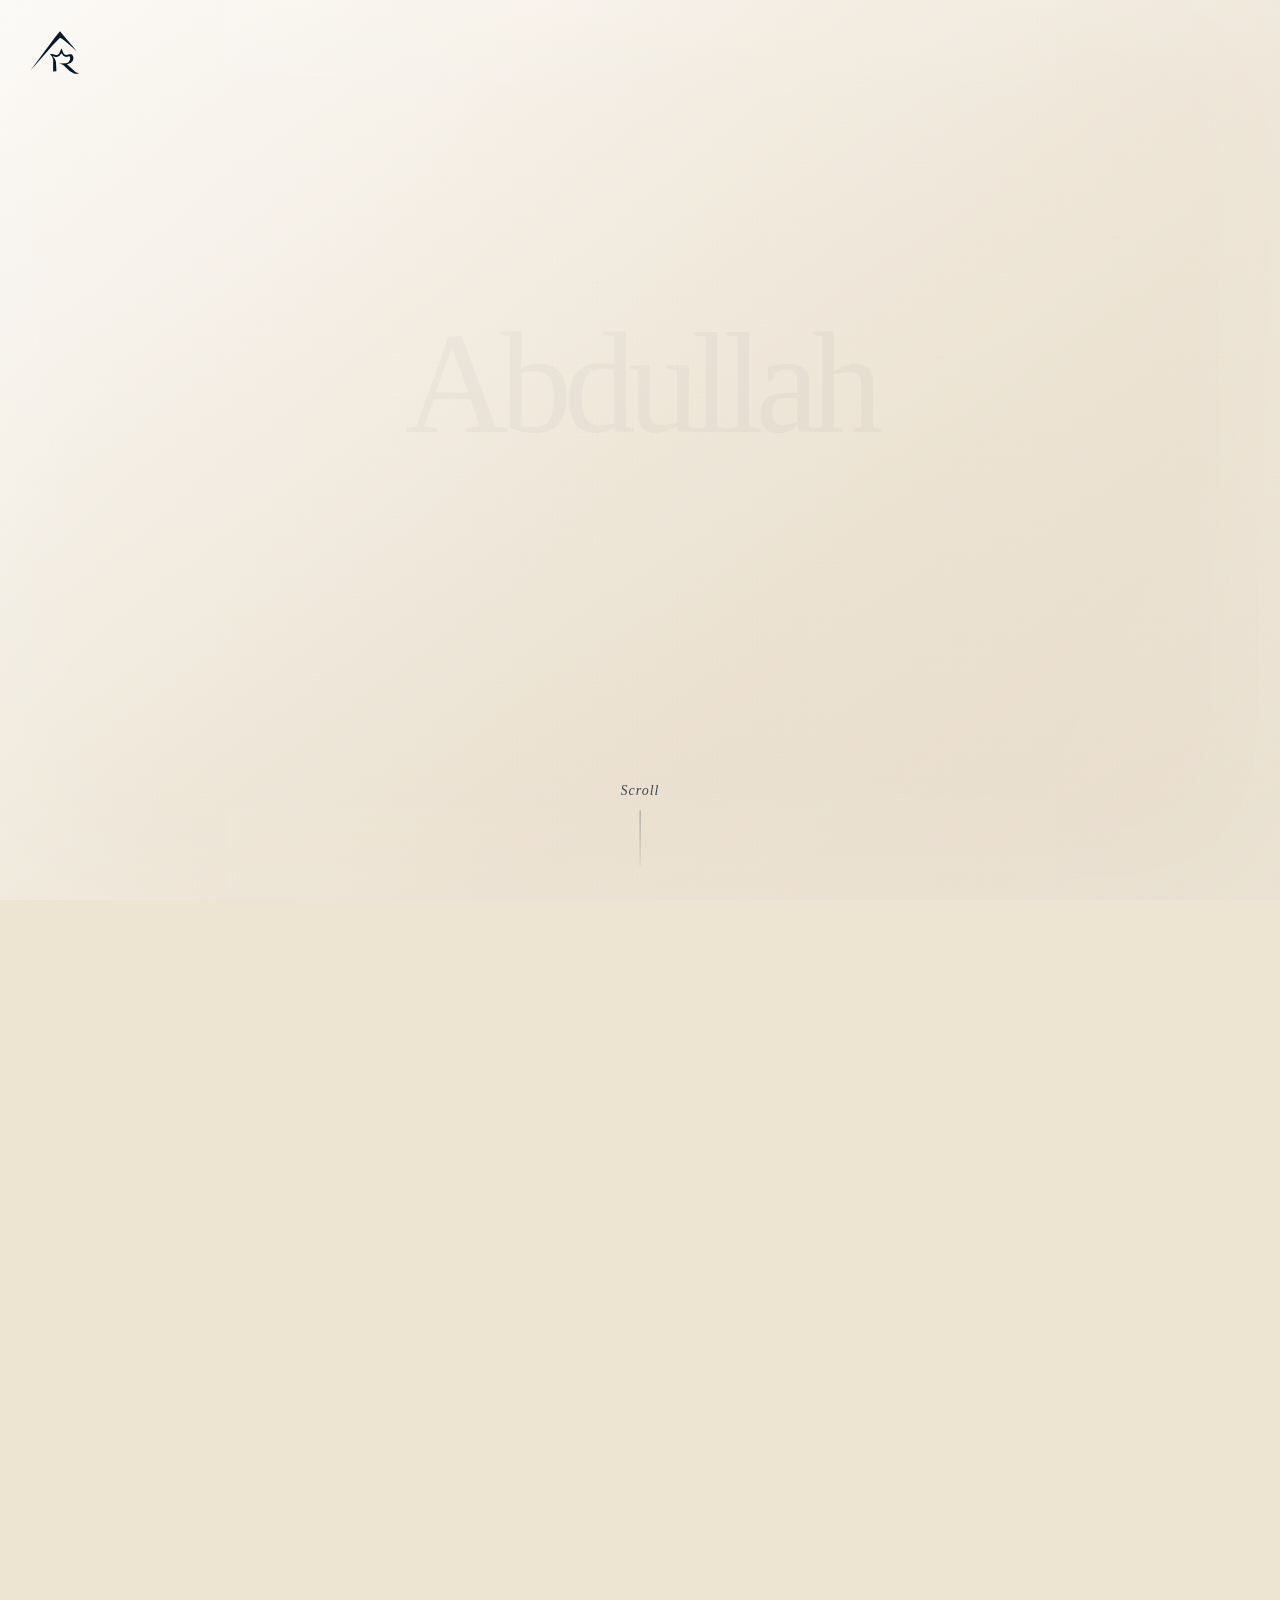
<file: index.html>
<!DOCTYPE html>
<html lang="en">
<head>
  <meta charset="UTF-8">

  <meta
    name="viewport"
    content="width=device-width, initial-scale=1, viewport-fit=cover"
  >

  <meta name="theme-color" content="#eee6d8">

  <title>Abdullah Rayees</title>

  <!-- =========================================================
       UPDATE LOG — VERSION 2.1 SCROLL FIX

       Added:
       - Reliable favicon fallbacks
       - Subtle movement and breathing scale for the champagne burst
       - Restored social hover inversion and scale feedback
       - Corrected Instagram icon geometry
       - Reduced expensive blur and backdrop-filter work
       - Removed animated border-radius repaints
       - Simplified scroll rendering for smoother mobile performance
       - Removed moving background blobs
       - Restored explicit vertical scrolling

       Preservation rule:
       Every other visual effect, interaction, link, animation,
       responsive rule, and scroll behavior remains unchanged.
  ========================================================== -->

  <!-- =========================================================
       FEATURE MAP

       1. Design system / colors
       2. Background atmosphere
       3. Glass shapes and veil
       4. Midnight transition
       5. Champagne burst
       6. Brand mark
       7. Name animation
       8. Scroll cue
       9. Social links and hover feedback
      10. Responsive rules
      11. Reduced-motion accessibility
      12. HTML structure
      13. Scroll controller

       Future edits should be limited to the relevant section.
  ========================================================== -->

  <!-- =========================================================
       FAVICON AND APP ICONS
       Keep these files beside index.html:
       - favicon.ico
       - AR_mark_navy.svg
       - AR_mark_navy_1024.png
  ========================================================== -->

  <link
    rel="icon"
    type="image/svg+xml"
    href="./AR_mark_navy.svg?v=2"
  >

  <link
    rel="icon"
    type="image/png"
    sizes="1024x1024"
    href="./AR_mark_navy_1024.png?v=2"
  >

  <link
    rel="shortcut icon"
    href="./favicon.ico?v=2"
  >

  <link
    rel="apple-touch-icon"
    sizes="1024x1024"
    href="./AR_mark_navy_1024.png?v=2"
  >

  <style>

    /* =========================================================
       DESIGN SYSTEM
    ========================================================= */

    :root {
      --ivory: #f8f5ef;

      --champagne: #eee4d2;
      --champagne-light: #f8f3e9;
      --champagne-mid: #dcc8a4;

      --navy: #07192b;
      --navy-deep: #06182a;
      --navy-mid: #0b2943;
      --navy-soft: #12344f;

      --gold: #b89558;
      --gold-light: #ddc89f;
    }


    * {
      box-sizing: border-box;
    }


    html,
    body {
      margin: 0;
      padding: 0;

      width: 100%;
      min-height: 100%;
    }


    html {
      background: var(--champagne);

      -webkit-text-size-adjust: 100%;
    }


    body {
      overflow-x: hidden;
      overflow-y: auto;

      touch-action: pan-y;

      color: var(--navy);

      background: var(--champagne);

      font-family:
        -apple-system,
        BlinkMacSystemFont,
        "Helvetica Neue",
        Arial,
        sans-serif;

      -webkit-font-smoothing: antialiased;

      overscroll-behavior-x: none;
    }


    a {
      -webkit-tap-highlight-color: transparent;
    }



    /* =========================================================
       WORLD
    ========================================================= */

    .world {
      position: fixed;

      inset: 0;

      z-index: 0;

      overflow: hidden;

      pointer-events: none;

      background:
        linear-gradient(
          145deg,
          #faf7f1 0%,
          #eee5d6 46%,
          #dfd0b8 100%
        );

      transform: translateZ(0);
    }



    /* =========================================================
       DIFFUSED LIGHT
    ========================================================= */

    .light {
      /* The moving background blobs were removed for smooth scrolling. */
      display: none;
    }



    /* =========================================================
       NAVY OPENING LIGHT
    ========================================================= */

    .navy-light {
      width: 110vw;
      height: 95vw;

      min-width: 950px;
      min-height: 800px;

      left: -52vw;
      top: -40vw;

      background:
        radial-gradient(
          ellipse at center,

          rgba(5,25,45,.68) 0%,

          rgba(13,48,77,.42) 24%,

          rgba(32,82,116,.20) 46%,

          rgba(46,96,130,.07) 60%,

          transparent 76%
        );

      filter: blur(58px);

      animation:
        navyDrift
        25s
        ease-in-out
        infinite alternate;
    }



    /* =========================================================
       STEEL BLUE REFLECTION
    ========================================================= */

    .blue-light {
      width: 95vw;
      height: 85vw;

      min-width: 800px;
      min-height: 700px;

      right: -52vw;
      top: -18vw;

      background:
        radial-gradient(
          ellipse at center,

          rgba(64,117,156,.34),

          rgba(78,128,164,.16) 40%,

          rgba(105,148,176,.05) 58%,

          transparent 74%
        );

      filter: blur(48px);

      animation:
        blueDrift
        30s
        ease-in-out
        infinite alternate;
    }



    /* =========================================================
       CHAMPAGNE LIGHT
    ========================================================= */

    .champagne-light {
      width: 105vw;
      height: 80vw;

      min-width: 900px;
      min-height: 700px;

      left: 0;
      bottom: -55vw;

      background:
        radial-gradient(
          ellipse at center,

          rgba(232,211,172,.58),

          rgba(211,181,127,.22) 38%,

          transparent 72%
        );

      filter: blur(65px);

      animation:
        champagneDrift
        32s
        ease-in-out
        infinite alternate;
    }



    /* =========================================================
       GOLD LIGHT
    ========================================================= */

    .gold-light {
      width: 75vw;
      height: 60vw;

      min-width: 650px;
      min-height: 520px;

      right: -40vw;
      bottom: -18vw;

      background:
        radial-gradient(
          ellipse at center,

          rgba(181,137,70,.30),

          rgba(199,163,101,.11) 40%,

          transparent 72%
        );

      filter: blur(80px);

      animation:
        goldDrift
        27s
        ease-in-out
        infinite alternate;
    }



    /* =========================================================
       LIQUID GLASS DRIFT
    ========================================================= */

    .liquid-glass {
      /* Decorative moving blobs removed. Keep the selectors so the
         existing HTML structure remains stable for future edits. */
      display: none;
    }


    .liquid-glass::before {
      content: "";

      position: absolute;

      inset: 4%;

      border-radius: inherit;

      background:
        linear-gradient(
          130deg,

          rgba(255,255,255,.15),

          transparent 27%,

          transparent 70%,

          rgba(255,255,255,.03)
        );
    }


    .liquid-glass::after {
      content: "";

      position: absolute;

      width: 48%;
      height: 28%;

      left: 15%;
      top: 12%;

      border-radius: 50%;

      background:
        radial-gradient(
          ellipse,

          rgba(255,255,255,.13),

          transparent 70%
        );

      filter: blur(12px);

      transform:
        rotate(-18deg);
    }


    .glass-one {
      width: 570px;
      height: 570px;

      left: -170px;
      top: 19%;

      border-radius:
        58% 42% 61% 39% /
        45% 59% 41% 55%;

      animation:
        glassOneDrift
        21s
        cubic-bezier(.45,.05,.25,1)
        infinite alternate;
    }


    .glass-two {
      width: 720px;
      height: 720px;

      right: -260px;
      top: 42%;

      border-radius:
        39% 61% 46% 54% /
        62% 38% 58% 42%;

      animation:
        glassTwoDrift
        27s
        cubic-bezier(.45,.05,.25,1)
        infinite alternate;
    }


    .glass-three {
      width: 330px;
      height: 330px;

      left: 43%;
      bottom: -80px;

      border-radius:
        52% 48% 43% 57% /
        58% 42% 56% 44%;

      opacity: .72;

      animation:
        glassThreeDrift
        18s
        cubic-bezier(.45,.05,.25,1)
        infinite alternate;
    }



    /* =========================================================
       FROSTED GLASS VEIL
    ========================================================= */

    .glass-veil {
      position: absolute;

      inset: 0;

      z-index: 4;

      background:
        linear-gradient(
          135deg,

          rgba(255,255,255,.31),

          rgba(255,255,255,.16) 35%,

          rgba(246,242,234,.21) 65%,

          rgba(255,255,255,.29)
        );

      box-shadow:
        inset 0 0 160px
        rgba(255,255,255,.16);

      pointer-events: none;
    }



    /* =========================================================
       PEARL SHEEN
    ========================================================= */

    .glass-sheen {
      position: absolute;

      inset: 0;

      z-index: 5;

      opacity: .30;

      background:
        linear-gradient(
          115deg,

          rgba(255,255,255,.18) 0%,

          transparent 28%,

          rgba(218,200,164,.08) 50%,

          transparent 70%,

          rgba(255,255,255,.12) 100%
        );

      pointer-events: none;
    }



    /* =========================================================
       MIDNIGHT WORLD
    ========================================================= */

    .midnight {
      position: absolute;

      inset: 0;

      z-index: 6;

      opacity: 0;

      overflow: hidden;

      background:
        linear-gradient(
          145deg,

          #123957 0%,

          #0a2943 34%,

          #071d32 65%,

          #051524 100%
        );

      will-change: opacity;
    }


    .midnight::before {
      content: "";

      position: absolute;

      width: 95vw;
      height: 80vw;

      left: -52vw;
      top: -38vw;

      border-radius: 50%;

      background:
        radial-gradient(
          ellipse,

          rgba(66,126,166,.32),

          rgba(32,79,112,.13) 42%,

          transparent 72%
        );

      filter: blur(65px);

      /* Keep the blue atmosphere static; the champagne burst below
         is the only remaining background motion. */
      animation: none;
    }


    /* =========================================================
       CHAMPAGNE BURST

       Edit only these values when adjusting the lower-right
       champagne glow. Its opacity still follows the midnight
       scroll transition in the JavaScript section below.
    ========================================================== */

    .midnight::after {
      content: "";

      position: absolute;

      width: 95vw;
      height: 80vw;

      right: -45vw;
      bottom: -42vw;

      border-radius: 50%;

      background:
        radial-gradient(
          ellipse,

          rgba(238,220,184,.38) 0%,

          rgba(216,195,154,.24) 25%,

          rgba(193,153,86,.10) 48%,

          transparent 74%
        );

      filter: blur(48px);

      animation:
        midnightGold
        24s
        ease-in-out
        infinite;
    }



    /* =========================================================
       MIDNIGHT GLASS
    ========================================================= */

    .midnight-glass {
      position: absolute;

      inset: 0;

      z-index: 7;

      opacity: 0;

      background:
        linear-gradient(
          135deg,

          rgba(255,255,255,.018),

          rgba(6,24,42,.07),

          rgba(221,200,159,.015)
        );

      pointer-events: none;
    }



    /* =========================================================
       GOLD TRANSITION
    ========================================================= */

    .gold-sweep {
      position: absolute;

      z-index: 8;

      width: 190%;
      height: 150px;

      left: -45%;
      top: 49%;

      opacity: 0;

      background:
        linear-gradient(
          90deg,

          transparent 25%,

          rgba(221,200,159,0) 36%,

          rgba(221,200,159,.09) 44%,

          rgba(221,200,159,.38) 50%,

          rgba(184,149,88,.12) 57%,

          transparent 70%
        );

      filter: blur(20px);

      transform:
        rotate(-9deg)
        translate3d(-20%,0,0);

      will-change:
        opacity,
        transform;
    }


    .gold-line {
      position: absolute;

      z-index: 9;

      width: 190%;
      height: 1px;

      left: -45%;
      top: 50%;

      opacity: 0;

      background:
        linear-gradient(
          90deg,

          transparent,

          rgba(221,200,159,.10),

          rgba(235,214,174,.92),

          rgba(184,149,88,.28),

          transparent
        );

      box-shadow:
        0 0 30px
        rgba(221,200,159,.30);

      transform:
        rotate(-9deg)
        translate3d(-20%,0,0);

      will-change:
        opacity,
        transform;
    }



    /* =========================================================
       GRAIN
    ========================================================= */

    .grain {
      position: absolute;

      inset: 0;

      z-index: 10;

      opacity: .035;

      background-image:
        radial-gradient(
          rgba(20,20,22,.30)
          .4px,
          transparent .5px
        );

      background-size: 5px 5px;

      pointer-events: none;
    }



    /* =========================================================
       BRAND MARK
    ========================================================= */

    .brand-mark {
      position: fixed;

      z-index: 200;

      top:
        max(
          24px,
          calc(env(safe-area-inset-top) + 16px)
        );

      left:
        max(
          28px,
          calc(env(safe-area-inset-left) + 20px)
        );

      width: 54px;
      height: 54px;

      display: block;

      background:
        rgb(
          var(--logo-r),
          var(--logo-g),
          var(--logo-b)
        );

      --logo-r: 7;
      --logo-g: 25;
      --logo-b: 43;

      -webkit-mask:
        url("AR_mark_navy.svg")
        center / contain
        no-repeat;

      mask:
        url("AR_mark_navy.svg")
        center / contain
        no-repeat;

      transition:
        opacity .3s ease;

      -webkit-tap-highlight-color: transparent;
    }


    @media
    (hover:hover)
    and
    (pointer:fine) {

      .brand-mark:hover {
        opacity: .68;
      }

    }



    /* =========================================================
       EXPERIENCE
    ========================================================= */

    .experience {
      position: relative;

      z-index: 20;

      height: 320vh;
      height: 320svh;
    }


    .stage {
      position: sticky;

      top: 0;

      width: 100%;

      height: 100vh;
      height: 100svh;
      height: 100dvh;

      min-height: 520px;

      overflow: hidden;

      display: flex;

      align-items: center;
      justify-content: center;

      padding:
        max(20px, env(safe-area-inset-top))
        18px
        max(
          90px,
          calc(env(safe-area-inset-bottom) + 70px)
        );
    }



    /* =========================================================
       NAME
    ========================================================= */

    .name {
      position: relative;

      z-index: 30;

      width: 100%;

      text-align: center;

      will-change: transform;
    }


    h1 {
      margin: 0 auto;

      width: 100%;

      padding:
        .12em
        .12em
        .28em;

      font-family:
        "Iowan Old Style",
        "Baskerville",
        "Baskerville Old Face",
        Georgia,
        "Times New Roman",
        serif;

      font-size:
        clamp(
          72px,
          11.2vw,
          160px
        );

      line-height: .99;

      font-weight: 400;

      letter-spacing: -.055em;

      font-kerning: normal;
    }


    h1 span {
      display: block;

      will-change:
        transform,
        opacity,
        filter,
        color;
    }


    .first-name {
      opacity: .03;

      filter: none;

      transform:
        translate3d(
          0,
          52px,
          0
        );

      color: var(--navy);
    }


    .last-name {
      opacity: 0;

      filter: none;

      transform:
        translate3d(
          0,
          72px,
          0
        );

      color: var(--navy);
    }



    /* =========================================================
       SCROLL CUE
    ========================================================= */

    .scroll-cue {
      position: absolute;

      z-index: 50;

      left: 50%;

      bottom:
        max(
          34px,
          calc(env(safe-area-inset-bottom) + 24px)
        );

      display: flex;

      flex-direction: column;

      align-items: center;

      gap: 12px;

      transform:
        translate3d(-50%,0,0);

      pointer-events: none;

      will-change:
        opacity,
        transform;
    }



    /* Fancy editorial "Scroll" */

    .scroll-label {
      color:
        rgba(7,25,43,.76);

      font-family:
        "Iowan Old Style",
        "Baskerville",
        "Baskerville Old Face",
        Georgia,
        "Times New Roman",
        serif;

      font-size: 14px;

      font-style: italic;

      font-weight: 400;

      line-height: 1;

      letter-spacing: .07em;
    }



    /* Vertical scroll line */

    .scroll-track {
      position: relative;

      display: block;

      width: 1px;
      height: 56px;

      overflow: hidden;

      background:
        linear-gradient(
          to bottom,

          rgba(7,25,43,.38),

          rgba(7,25,43,.07)
        );

      transform-origin:
        center bottom;

      will-change:
        transform,
        opacity;
    }



    /* Moving gold/champagne reflection */

    .scroll-energy {
      position: absolute;

      top: -40%;
      left: 0;

      width: 1px;
      height: 45%;

      background:
        linear-gradient(
          to bottom,

          transparent,

          rgba(184,149,88,.95),

          rgba(221,200,159,.92),

          transparent
        );

      animation:
        scrollEnergy
        2.8s
        cubic-bezier(.45,.05,.3,1)
        infinite;
    }



    /* =========================================================
       SOCIALS
    ========================================================= */

    .socials {
      position: fixed;

      z-index: 100;

      left: 50%;

      bottom:
        max(
          22px,
          calc(env(safe-area-inset-bottom) + 14px)
        );

      display: flex;

      align-items: center;

      gap: 14px;

      opacity: 0;

      pointer-events: none;

      transform:
        translate3d(
          -50%,
          28px,
          0
        );

      transition:
        opacity .8s
        cubic-bezier(.16,1,.3,1),

        transform .8s
        cubic-bezier(.16,1,.3,1);
    }


    .socials.visible {
      opacity: 1;

      pointer-events: auto;

      transform:
        translate3d(
          -50%,
          0,
          0
        );
    }


    /* =========================================================
       SOCIAL FLOATING MOTION

       The outer link owns ambient movement. Keep hover transforms
       on .social-surface below so these two systems stay isolated.
    ========================================================== */

    .social {
      width: 50px;
      height: 50px;

      display: block;

      flex: 0 0 auto;

      border-radius: 50%;

      text-decoration: none;

      -webkit-tap-highlight-color: transparent;

      will-change: transform;
    }


    /* =========================================================
       SOCIAL SURFACE AND HOVER FEEDBACK

       The inner surface owns color inversion, enlargement and
       press feedback. Edit this section without touching motion.
    ========================================================== */

    .social-surface {
      width: 100%;
      height: 100%;

      display: grid;

      place-items: center;

      border-radius: 50%;

      color: #eee5d5;

      border:
        1px solid
        rgba(221,200,159,.28);

      background:
        linear-gradient(
          145deg,

          rgba(255,255,255,.13),

          rgba(255,255,255,.04)
        );

      box-shadow:

        inset 0 1px 0
        rgba(255,255,255,.22),

        0 12px 38px
        rgba(0,0,0,.16);

      -webkit-backdrop-filter:
        blur(16px)
        saturate(120%);

      backdrop-filter:
        blur(16px)
        saturate(120%);

      transition:
        transform .34s
        cubic-bezier(.16,1,.3,1),

        color .34s ease,

        background .34s ease,

        border-color .34s ease,

        box-shadow .34s ease;
    }


    .social svg {
      width: 20px;
      height: 20px;

      fill: currentColor;

      transition:
        transform .34s
        cubic-bezier(.16,1,.3,1);
    }


    @media
    (hover:hover)
    and
    (pointer:fine) {

      .social:hover {
        z-index: 2;
      }


      .social:hover .social-surface {
        transform: scale(1.07);

        color: var(--navy-deep);

        background:
          linear-gradient(
            145deg,

            rgba(248,243,233,.98),

            rgba(238,228,210,.90)
          );

        border-color: rgba(255,255,255,.75);

        box-shadow:
          inset 0 1px 0
          rgba(255,255,255,.95),

          0 15px 44px
          rgba(4,20,33,.18),

          0 0 0 1px
          rgba(184,149,88,.06);
      }


      .social:hover svg {
        transform: scale(1.04);
      }

    }


    .social:active .social-surface {
      transform: scale(.96);

      color: var(--navy-deep);

      background: var(--champagne);
    }


    .instagram {
      animation:
        instagramFloat
        6.7s
        ease-in-out
        infinite alternate;
    }


    .linkedin {
      animation:
        linkedinFloat
        7.6s
        ease-in-out
        infinite alternate;
    }



    /* =========================================================
       ANIMATIONS
    ========================================================= */

    @keyframes scrollEnergy {

      0% {
        transform:
          translate3d(0,-120%,0);

        opacity: 0;
      }


      18% {
        opacity: 1;
      }


      75% {
        opacity: .9;
      }


      100% {
        transform:
          translate3d(0,330%,0);

        opacity: 0;
      }

    }


    @keyframes navyDrift {

      from {
        transform:
          translate3d(-4%,-2%,0)
          scale(1);
      }

      to {
        transform:
          translate3d(10%,8%,0)
          scale(1.08);
      }

    }


    @keyframes blueDrift {

      from {
        transform:
          translate3d(3%,-3%,0);
      }

      to {
        transform:
          translate3d(-12%,10%,0)
          scale(1.07);
      }

    }


    @keyframes champagneDrift {

      from {
        transform:
          translate3d(-3%,4%,0);
      }

      to {
        transform:
          translate3d(8%,-10%,0)
          scale(1.08);
      }

    }


    @keyframes goldDrift {

      from {
        transform:
          translate3d(3%,3%,0);
      }

      to {
        transform:
          translate3d(-10%,-8%,0)
          scale(1.06);
      }

    }


    @keyframes midnightBlue {

      from {
        transform:
          translate3d(-3%,-2%,0);
      }

      to {
        transform:
          translate3d(12%,8%,0)
          scale(1.08);
      }

    }


    @keyframes midnightGold {

      0% {
        transform:
          translate3d(3%,3%,0)
          scale(.98);
      }

      50% {
        transform:
          translate3d(-5%,-4%,0)
          scale(1.04);
      }

      100% {
        transform:
          translate3d(-11%,-8%,0)
          scale(1);
      }

    }


    @keyframes glassOneDrift {

      0% {
        transform:
          translate3d(-20px,-15px,0)
          rotate(-7deg)
        scale(1);
      }


      50% {
        transform:
          translate3d(105px,75px,0)
          rotate(9deg)
        scale(1.08,.94);
      }


      100% {
        transform:
          translate3d(180px,130px,0)
          rotate(18deg)
        scale(.95,1.10);
      }

    }


    @keyframes glassTwoDrift {

      0% {
        transform:
          translate3d(20px,10px,0)
          rotate(6deg)
        scale(1);
      }


      50% {
        transform:
          translate3d(-95px,-45px,0)
          rotate(-8deg)
        scale(.96,1.07);
      }


      100% {
        transform:
          translate3d(-180px,-100px,0)
          rotate(-17deg)
        scale(1.08,.93);
      }

    }


    @keyframes glassThreeDrift {

      0% {
        transform:
          translate3d(0,20px,0)
          rotate(-4deg)
          scale(.96);
      }


      100% {
        transform:
          translate3d(-110px,-125px,0)
          rotate(14deg)
          scale(1.14,.92);
      }

    }


    @keyframes instagramFloat {

      from {
        transform:
          translate3d(0,3px,0)
          rotate(-1deg);
      }

      to {
        transform:
          translate3d(0,-5px,0)
          rotate(.8deg);
      }

    }


    @keyframes linkedinFloat {

      from {
        transform:
          translate3d(0,-3px,0)
          rotate(.7deg);
      }

      to {
        transform:
          translate3d(0,4px,0)
          rotate(-.8deg);
      }

    }



    /* =========================================================
       MOBILE
    ========================================================= */

    @media (max-width: 700px) {

      .experience {
        height: 270vh;
        height: 270svh;
      }


      .stage {
        min-height: 500px;

        padding-left: 10px;
        padding-right: 10px;

        padding-bottom:
          max(
            86px,
            calc(env(safe-area-inset-bottom) + 68px)
          );
      }


      h1 {
        font-size:
          clamp(
            56px,
            18.5vw,
            92px
          );

        line-height: 1.02;

        letter-spacing: -.05em;

        padding-left: .05em;
        padding-right: .05em;
        padding-bottom: .3em;
      }



      /* Logo */

      .brand-mark {
        width: 43px;
        height: 43px;

        top:
          max(
            18px,
            calc(env(safe-area-inset-top) + 10px)
          );

        left:
          max(
            18px,
            calc(env(safe-area-inset-left) + 14px)
          );
      }



      /* Scroll cue */

      .scroll-cue {
        bottom:
          max(
            28px,
            calc(env(safe-area-inset-bottom) + 20px)
          );

        gap: 10px;
      }


      .scroll-label {
        font-size: 12px;
      }


      .scroll-track {
        height: 44px;
      }



      /* Background */

      .navy-light {
        width: 195vw;
        height: 165vw;

        min-width: 0;
        min-height: 0;

        left: -128vw;
        top: -65vw;

        filter: blur(32px);
      }


      .blue-light {
        width: 175vw;
        height: 150vw;

        min-width: 0;
        min-height: 0;

        right: -120vw;
        top: 3vh;

        display: none;
      }


      .champagne-light {
        width: 200vw;
        height: 160vw;

        min-width: 0;
        min-height: 0;

        left: -45vw;
        bottom: -95vw;

        filter: blur(32px);
      }


      .gold-light {
        width: 150vw;
        height: 125vw;

        min-width: 0;
        min-height: 0;

        right: -105vw;
        bottom: 0;

        display: none;
      }



      /* Liquid glass */

      .liquid-glass {
        background:
          linear-gradient(
            135deg,
            rgba(255,255,255,.17),
            rgba(255,255,255,.045) 42%,
            rgba(221,200,159,.04)
          );
      }


      .glass-one {
        width: 390px;
        height: 390px;

        left: -250px;
        top: 17%;
      }


      .glass-two {
        width: 470px;
        height: 470px;

        right: -330px;
        top: 48%;
      }


      .glass-three {
        width: 220px;
        height: 220px;

        left: 35%;
        bottom: -70px;

        display: none;
      }



      /* Main veil */

      .glass-veil {
        background:
          rgba(248,245,239,.20);
      }


      .midnight-glass {
        background:
          rgba(6,24,42,.035);
      }


      .midnight::before {
        width: 185vw;
        height: 155vw;

        left: -125vw;
        top: -62vw;

        filter: blur(32px);
      }


      .midnight::after {
        width: 175vw;
        height: 145vw;

        right: -110vw;
        bottom: -62vw;

        filter: blur(32px);

        background:
          radial-gradient(
            ellipse,

            rgba(238,220,184,.42) 0%,

            rgba(216,195,154,.27) 27%,

            rgba(193,153,86,.11) 48%,

            transparent 74%
          );
      }


      .gold-sweep {
        width: 230%;
        left: -65%;

        height: 110px;

        filter: blur(21px);
      }


      .gold-line {
        width: 230%;
        left: -65%;
      }


      .social {
        width: 48px;
        height: 48px;
      }

      .social-surface {
        -webkit-backdrop-filter:
          blur(10px);

        backdrop-filter:
          blur(10px);
      }

    }



    /* =========================================================
       SMALL MOBILE
    ========================================================= */

    @media (max-width: 380px) {

      h1 {
        font-size:
          clamp(
            50px,
            17.5vw,
            69px
          );
      }


      .brand-mark {
        width: 39px;
        height: 39px;
      }


      .glass-one {
        width: 340px;
        height: 340px;
      }


      .glass-two {
        width: 410px;
        height: 410px;
      }


      .social {
        width: 46px;
        height: 46px;
      }

    }



    /* =========================================================
       LANDSCAPE PHONE
    ========================================================= */

    @media
    (max-height: 520px)
    and
    (orientation: landscape) {

      .experience {
        height: 290vh;
      }


      .stage {
        min-height: 100vh;

        padding-top: 15px;
        padding-bottom: 55px;
      }


      h1 {
        font-size:
          clamp(
            47px,
            10vw,
            76px
          );

        line-height: .94;
      }


      .brand-mark {
        width: 38px;
        height: 38px;

        top: 14px;
        left: 16px;
      }


      .scroll-cue {
        bottom: 12px;
      }


      .scroll-track {
        height: 30px;
      }


      .socials {
        bottom: 10px;
      }


      .social {
        width: 42px;
        height: 42px;
      }

    }



    /* =========================================================
       REDUCED MOTION
    ========================================================= */

    @media
    (prefers-reduced-motion: reduce) {

      .light,
      .liquid-glass,
      .midnight::before,
      .midnight::after,
      .social,
      .scroll-energy {
        animation: none !important;
      }


      .first-name,
      .last-name {
        opacity: 1 !important;

        filter: none !important;

        transform: none !important;
      }

    }

  </style>
</head>


<body>


  <!-- =======================================================
       BACKGROUND WORLD
  ======================================================== -->

  <div
    class="world"
    aria-hidden="true"
  >

    <!-- Diffused color -->

    <div class="light navy-light"></div>

    <div class="light blue-light"></div>

    <div class="light champagne-light"></div>

    <div class="light gold-light"></div>



    <!-- Liquid glass forms -->

    <div
      class="liquid-glass glass-one"
    ></div>

    <div
      class="liquid-glass glass-two"
    ></div>

    <div
      class="liquid-glass glass-three"
    ></div>



    <!-- Frosted surface -->

    <div class="glass-veil"></div>

    <div class="glass-sheen"></div>



    <!-- Midnight state -->

    <div
      class="midnight"
      id="midnight"
    ></div>

    <div
      class="midnight-glass"
      id="midnightGlass"
    ></div>



    <!-- Gold transition -->

    <div
      class="gold-sweep"
      id="goldSweep"
    ></div>

    <div
      class="gold-line"
      id="goldLine"
    ></div>



    <!-- Texture -->

    <div class="grain"></div>

  </div>



  <!-- =======================================================
       AR LOGO
  ======================================================== -->

  <a
    class="brand-mark"
    id="brandMark"
    href="#"
    aria-label="Abdullah Rayees — Home"
  ></a>



  <!-- =======================================================
       EXPERIENCE
  ======================================================== -->

  <main
    class="experience"
    id="experience"
  >

    <section class="stage">


      <!-- ===================================================
           SCROLL INDICATOR
      ==================================================== -->

      <div
        class="scroll-cue"
        id="scrollCue"
        aria-hidden="true"
      >

        <span class="scroll-label">
          Scroll
        </span>

        <span
          class="scroll-track"
          id="scrollTrack"
        >

          <span class="scroll-energy"></span>

        </span>

      </div>



      <!-- ===================================================
           NAME
      ==================================================== -->

      <div
        class="name"
        id="name"
      >

        <h1>

          <span
            class="first-name"
            id="firstName"
          >
            Abdullah
          </span>


          <span
            class="last-name"
            id="lastName"
          >
            Rayees.
          </span>

        </h1>

      </div>

    </section>

  </main>



  <!-- =======================================================
       SOCIAL LINKS
  ======================================================== -->

  <nav
    class="socials"
    id="socials"
    aria-label="Social profiles"
  >


    <!-- Instagram -->

    <a
      class="social instagram"
      href="https://www.instagram.com/aaabdxllah/"
      target="_blank"
      rel="noopener noreferrer"
      aria-label="Instagram"
    >

      <span class="social-surface">

        <svg
          viewBox="0 0 24 24"
          aria-hidden="true"
        >

          <rect
            x="3"
            y="3"
            width="18"
            height="18"
            rx="5"
            ry="5"
            fill="none"
            stroke="currentColor"
            stroke-width="2"
          />

          <circle
            cx="12"
            cy="12"
            r="4.25"
            fill="none"
            stroke="currentColor"
            stroke-width="2"
          />

          <circle
            cx="17.5"
            cy="6.5"
            r="1.25"
            fill="currentColor"
          />

        </svg>

      </span>

    </a>



    <!-- LinkedIn -->

    <a
      class="social linkedin"
      href="https://www.linkedin.com/in/arayees/"
      target="_blank"
      rel="noopener noreferrer"
      aria-label="LinkedIn"
    >

      <span class="social-surface">

        <svg
          viewBox="0 0 24 24"
          aria-hidden="true"
        >

          <path
            d="M5.34 3.5A2.34 2.34 0 1 1 5.34 8.18 2.34 2.34 0 1 1 5.34 3.5ZM3.32 9.75h4.04V21H3.32V9.75Zm6.55 0h3.87v1.54h.05c.54-1.02 1.86-2.1 3.83-2.1 4.1 0 4.86 2.7 4.86 6.21V21h-4.03v-4.96c0-1.18-.02-2.71-1.65-2.71-1.66 0-1.91 1.29-1.91 2.62V21h-4.02V9.75Z"
          />

        </svg>

      </span>

    </a>

  </nav>



  <!-- =======================================================
       MOTION
  ======================================================== -->

  <script>

    (() => {

      const experience =
        document.getElementById(
          "experience"
        );


      const name =
        document.getElementById(
          "name"
        );


      const firstName =
        document.getElementById(
          "firstName"
        );


      const lastName =
        document.getElementById(
          "lastName"
        );


      const midnight =
        document.getElementById(
          "midnight"
        );


      const midnightGlass =
        document.getElementById(
          "midnightGlass"
        );


      const goldSweep =
        document.getElementById(
          "goldSweep"
        );


      const goldLine =
        document.getElementById(
          "goldLine"
        );


      const socials =
        document.getElementById(
          "socials"
        );


      const scrollCue =
        document.getElementById(
          "scrollCue"
        );


      const scrollTrack =
        document.getElementById(
          "scrollTrack"
        );


      const brandMark =
        document.getElementById(
          "brandMark"
        );


      const themeColor =
        document.querySelector(
          'meta[name="theme-color"]'
        );


      let ticking = false;



      /* =====================================================
         HELPERS
      ====================================================== */

      function clamp(
        value,
        minimum,
        maximum
      ) {

        return Math.min(
          Math.max(
            value,
            minimum
          ),
          maximum
        );

      }



      function ease(t) {

        return (
          1 -
          Math.pow(
            1 - t,
            3
          )
        );

      }



      function mix(
        start,
        end,
        amount
      ) {

        return (
          start +
          (
            end -
            start
          ) *
          amount
        );

      }



      /* =====================================================
         RENDER
      ====================================================== */

      function render() {

        ticking = false;


        const rect =
          experience
            .getBoundingClientRect();


        const viewportHeight =
          window.innerHeight;


        const scrollDistance =
          Math.max(
            1,
            experience.offsetHeight -
            viewportHeight
          );


        const progress =
          clamp(
            -rect.top /
            scrollDistance,
            0,
            1
          );


        /* Always render the current scroll position. This keeps the
           scroll controller reliable across browsers and touch devices. */


        const mobile =
          window.innerWidth <= 700;



        /* =================================================
           SCROLL CUE

           It rises, blurs and dissolves as scrolling starts.
           The line retracts at the same time.
        ================================================= */

        const cueProgress =
          ease(

            clamp(
              progress / .10,
              0,
              1
            )

          );


        scrollCue.style.opacity =
          1 - cueProgress;


        scrollCue.style.transform =
          `
            translate3d(
              -50%,
              ${-16 * cueProgress}px,
              0
            )
          `;


        scrollTrack.style.transform =
          `
            scaleY(
              ${
                1 -
                (.92 * cueProgress)
              }
            )
          `;



        /* =================================================
           ABDULLAH
        ================================================= */

        const firstProgress =
          ease(

            clamp(
              progress / .23,
              0,
              1
            )

          );


        firstName.style.opacity =
          .03 +
          (
            .97 *
            firstProgress
          );


        /* =================================================
           RAYEES
        ================================================= */

        const lastProgress =
          ease(

            clamp(
              (
                progress -
                .07
              ) /
              .25,

              0,
              1
            )

          );


        lastName.style.opacity =
          lastProgress;


        /* =================================================
           SUBTLE NAME SEPARATION
        ================================================= */

        const separation =
          ease(

            clamp(
              (
                progress -
                .29
              ) /
              .28,

              0,
              1
            )

          );


        const separationDistance =
          mobile
            ? 7
            : 19;


        const firstX =
          -separationDistance *
          separation;


        const lastX =
          separationDistance *
          separation;


        const firstY =
          52 *
          (
            1 -
            firstProgress
          );


        const lastY =
          72 *
          (
            1 -
            lastProgress
          );


        firstName.style.transform =
          `
            translate3d(
              ${firstX}px,
              ${firstY}px,
              0
            )
          `;


        lastName.style.transform =
          `
            translate3d(
              ${lastX}px,
              ${lastY}px,
              0
            )
          `;



        /* =================================================
           CHAMPAGNE -> MIDNIGHT
        ================================================= */

        const darkProgress =
          ease(

            clamp(
              (
                progress -
                .38
              ) /
              .31,

              0,
              1
            )

          );


        midnight.style.opacity =
          darkProgress;


        midnightGlass.style.opacity =
          darkProgress;



        /* =================================================
           TEXT COLOR

           Navy -> Champagne
        ================================================= */

        const start = {
          r: 7,
          g: 25,
          b: 43
        };


        const end = {
          r: 238,
          g: 229,
          b: 213
        };


        const red =
          Math.round(
            mix(
              start.r,
              end.r,
              darkProgress
            )
          );


        const green =
          Math.round(
            mix(
              start.g,
              end.g,
              darkProgress
            )
          );


        const blue =
          Math.round(
            mix(
              start.b,
              end.b,
              darkProgress
            )
          );


        const textColor =
          `rgb(
            ${red},
            ${green},
            ${blue}
          )`;


        firstName.style.color =
          textColor;


        lastName.style.color =
          textColor;



        /* =================================================
           LOGO COLOR

           Uses the exact same transition as the typography.
        ================================================= */

        brandMark.style.setProperty(
          "--logo-r",
          red
        );


        brandMark.style.setProperty(
          "--logo-g",
          green
        );


        brandMark.style.setProperty(
          "--logo-b",
          blue
        );



        /* =================================================
           GOLD REFLECTION
        ================================================= */

        const reflection =
          clamp(

            1 -
            (
              Math.abs(
                progress -
                .63
              ) /
              .15
            ),

            0,
            1

          );


        goldSweep.style.opacity =
          reflection * .82;


        goldLine.style.opacity =
          reflection * .88;


        const sweepPosition =
          -20 +
          (
            progress *
            40
          );


        const sweepTransform =
          `
            rotate(-9deg)

            translate3d(
              ${sweepPosition}%,
              0,
              0
            )
          `;


        goldSweep.style.transform =
          sweepTransform;


        goldLine.style.transform =
          sweepTransform;



        /* =================================================
           NAME SETTLE

           Maximum zoom is only 1.5%.
        ================================================= */

        const settle =
          ease(

            clamp(
              (
                progress -
                .63
              ) /
              .37,

              0,
              1
            )

          );


        name.style.transform =
          `
            translate3d(
              0,
              ${-8 * settle}px,
              0
            )

            scale(
              ${
                1 +
                (
                  .015 *
                  settle
                )
              }
            )
          `;



        /* =================================================
           SOCIAL REVEAL
        ================================================= */

        if (
          progress >
          .72
        ) {

          socials.classList.add(
            "visible"
          );

        }

        else {

          socials.classList.remove(
            "visible"
          );

        }



        /* =================================================
           MOBILE BROWSER CHROME
        ================================================= */

        if (
          darkProgress >
          .55
        ) {

          themeColor.setAttribute(
            "content",
            "#07192b"
          );

        }

        else {

          themeColor.setAttribute(
            "content",
            "#eee6d8"
          );

        }

      }



      /* =====================================================
         RAF
      ====================================================== */

      function requestRender() {

        if (!ticking) {

          ticking = true;

          requestAnimationFrame(
            render
          );

        }

      }



      window.addEventListener(
        "scroll",
        requestRender,
        {
          passive: true
        }
      );


      window.addEventListener(
        "resize",
        requestRender
      );


      window.addEventListener(
        "orientationchange",
        requestRender
      );


      brandMark.addEventListener(
        "click",
        event => {

          event.preventDefault();

          window.scrollTo({
            top: 0,
            behavior: "smooth"
          });

        }
      );


      requestRender();

    })();

  </script>


</body>
</html>
</file>
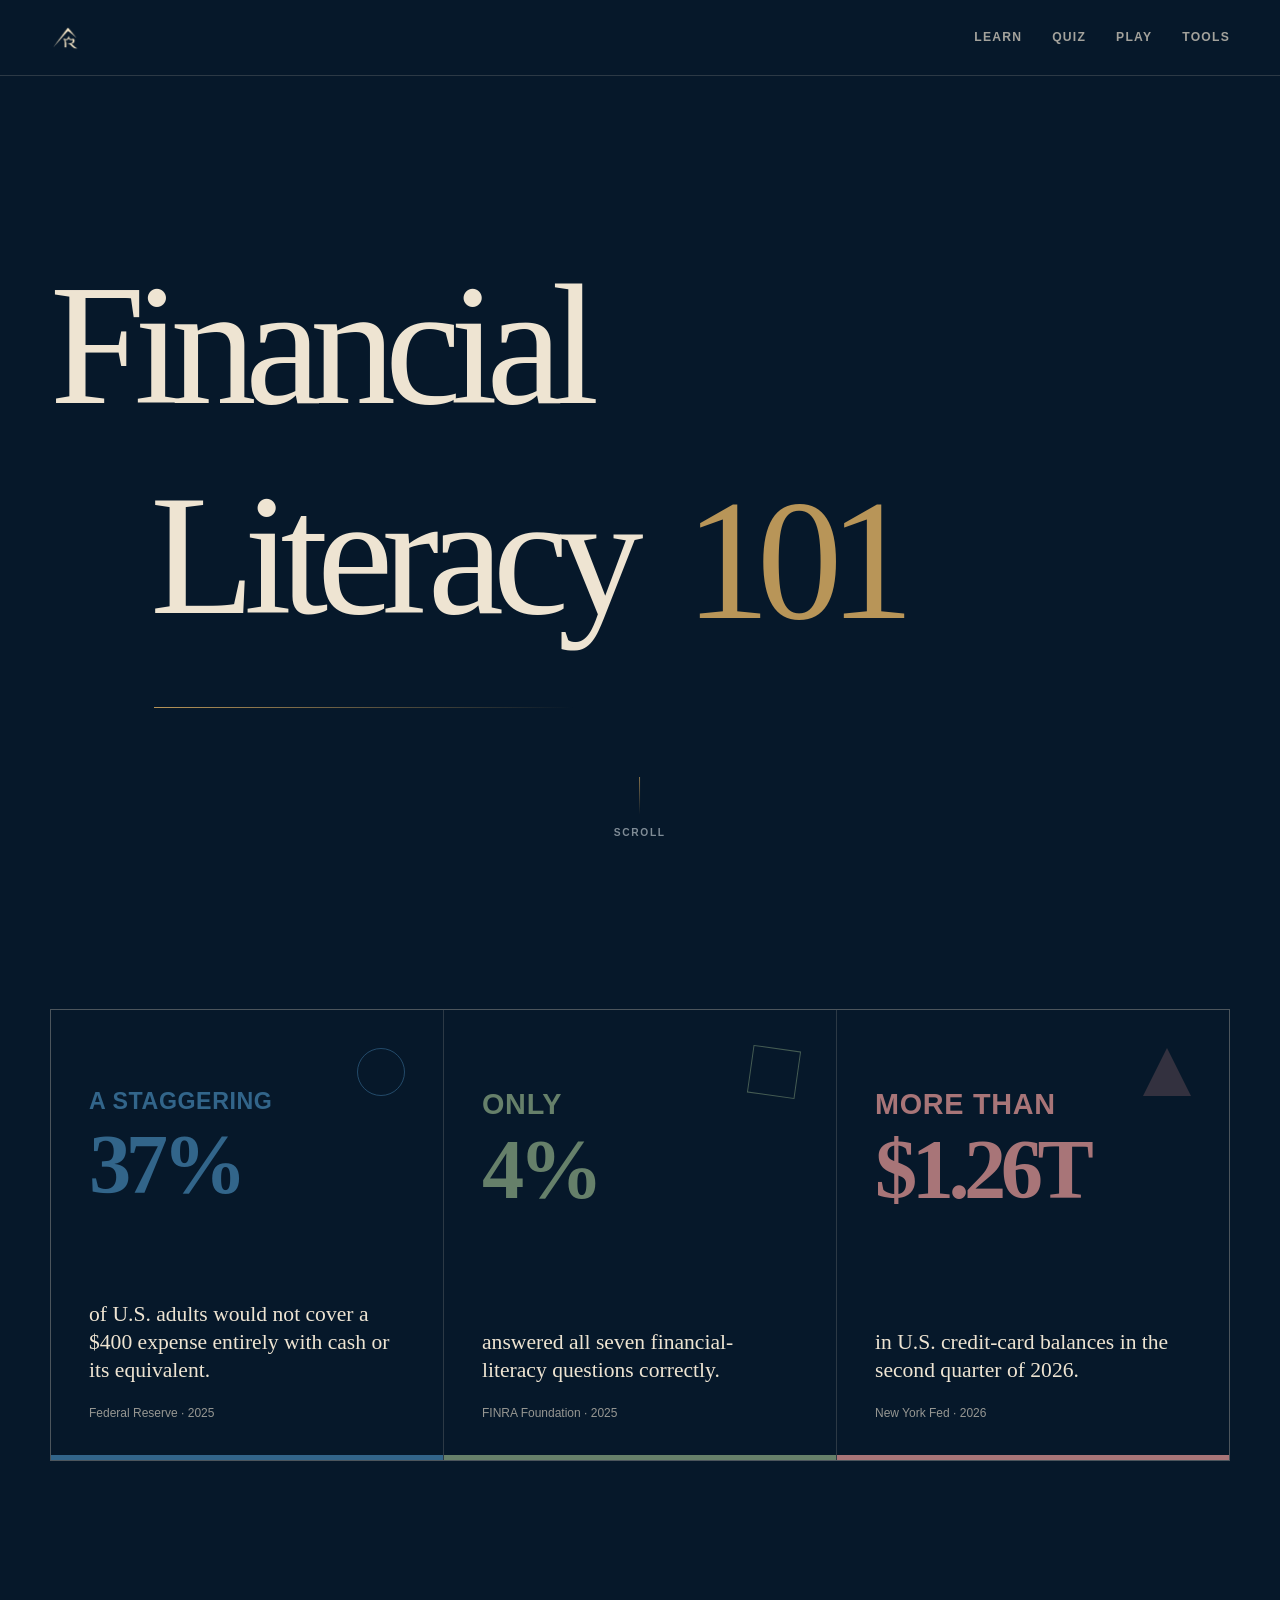
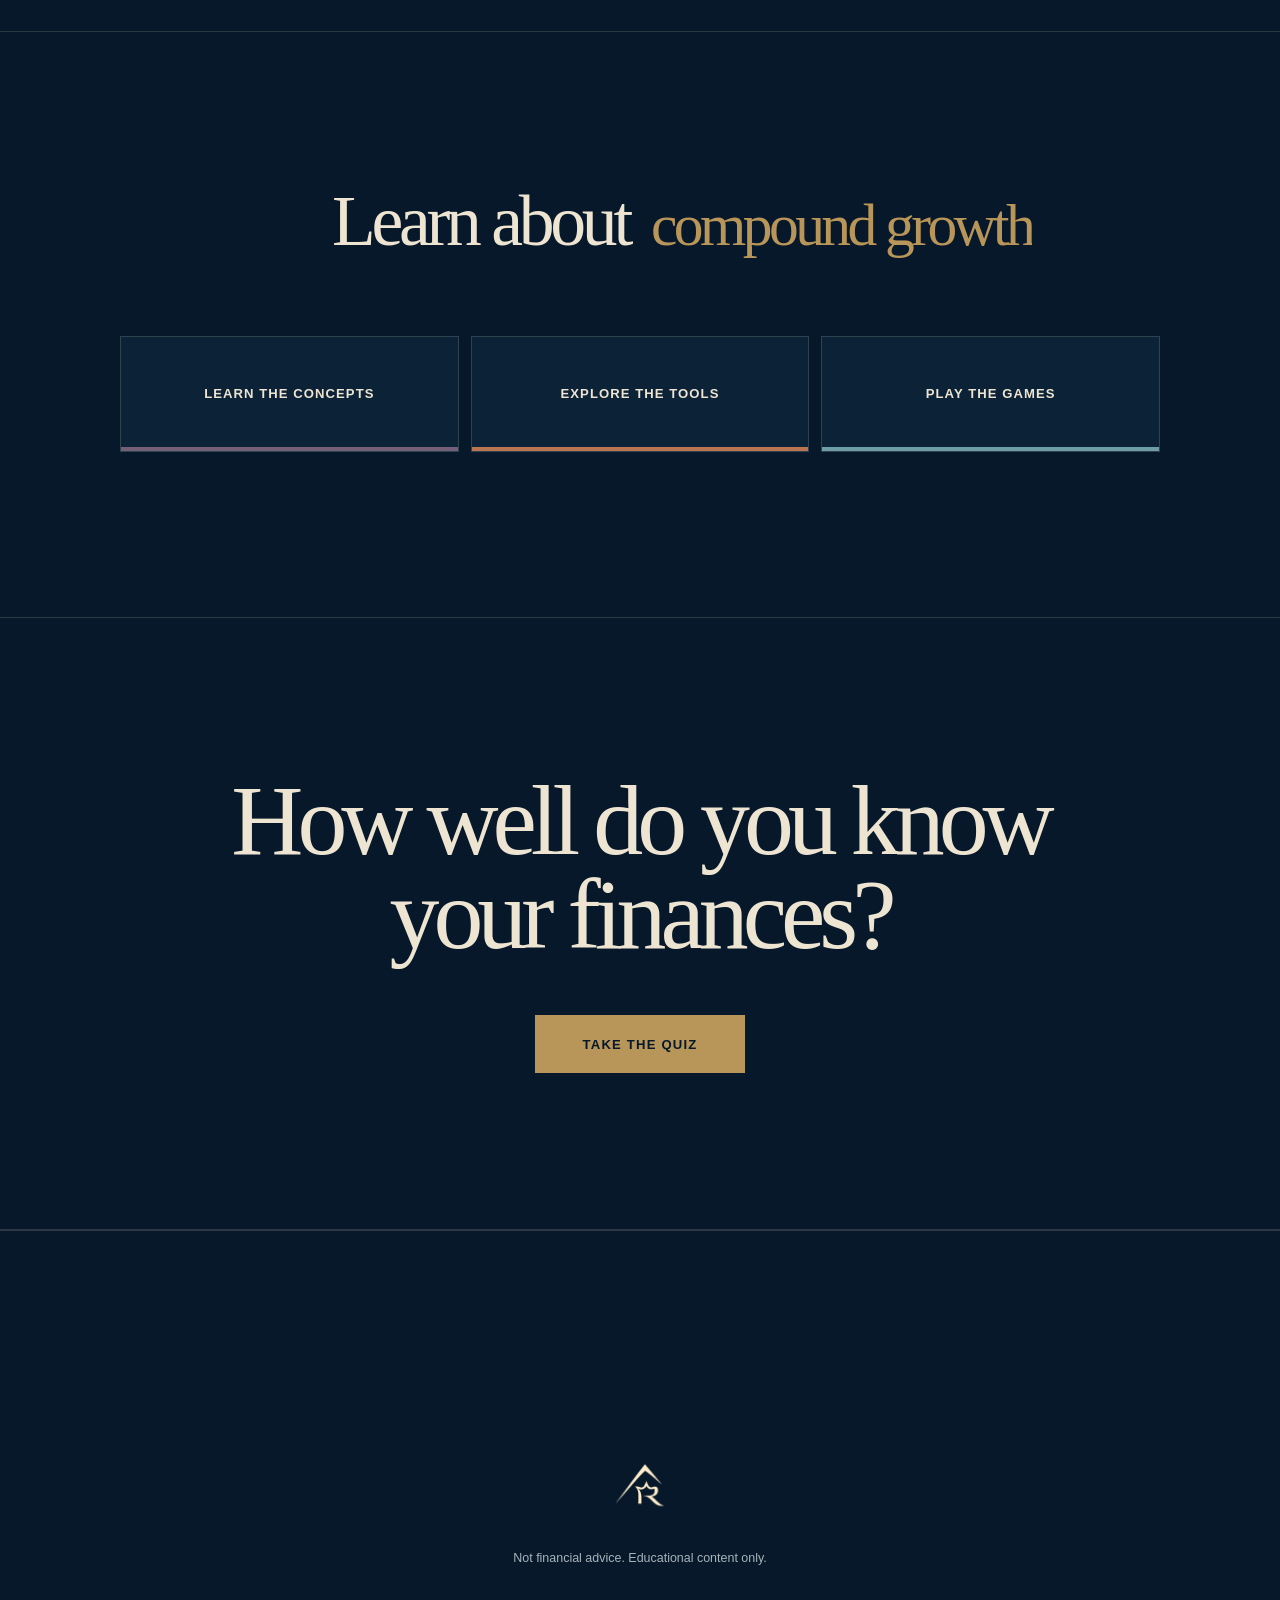
<file: finance/index.html>
<!doctype html>
<html lang="en">
<head>
  <meta charset="utf-8">
  <meta name="viewport" content="width=device-width, initial-scale=1">
  <meta name="theme-color" content="#06182A">
  <meta name="description" content="Interactive financial literacy by Abdullah Rayees.">
  <title>Financial Literacy — Abdullah Rayees</title>
  <link rel="icon" href="assets/favicon.ico">
  <link rel="stylesheet" href="styles.css?v=23">
</head>
<body>
  <header class="topbar">
    <div class="topbar-inner">
      <a class="top-logo" href="./" aria-label="Financial Literacy home"><img src="assets/AR_mark_navy_1024.png" alt=""></a>
      <nav aria-label="Primary navigation">
        <a href="learn/">Learn</a>
        <button class="nav-quiz" type="button" data-open-quiz>Quiz</button>
        <a href="games/">Play</a>
        <a href="tools/">Tools</a>
      </nav>
    </div>
  </header>

  <main>
    <section class="hero-home">
      <div class="page-width hero-title">
        <h1 class="editorial-title">
          <span class="title-line"><span>Financial</span></span>
          <span class="title-line title-line-two"><span>Literacy <em>101</em></span></span>
        </h1>
        <div class="hero-scroll-cue" aria-hidden="true"><span></span><small>Scroll</small></div>
        <button class="hero-quiz-link" type="button" data-open-quiz>
          <span>How well do you know your finances?</span>
          <strong>Take the quiz</strong>
          <i aria-hidden="true">↓</i>
        </button>
      </div>
    </section>

    <section class="stats-section page-width reveal" aria-label="Financial literacy statistics">
      <div class="stats-grid">
        <a class="stat stat-atlantic" href="https://www.federalreserve.gov/publications/2025-economic-well-being-of-us-households-in-2024-savings-and-investments.htm" target="_blank" rel="noreferrer">
          <span class="stat-shape shape-circle" aria-hidden="true"></span>
          <span class="stat-qualifier">A STAGGERING</span>
          <span class="stat-value">37%</span>
          <strong>of U.S. adults would not cover a $400 expense entirely with cash or its equivalent.</strong>
          <small>Federal Reserve · 2025</small>
        </a>
        <a class="stat stat-sage" href="https://www.finrafoundation.org/sites/finrafoundation/files/2025-07/NFCS-Report-Sixth-Edition-July-2025.pdf" target="_blank" rel="noreferrer">
          <span class="stat-shape shape-square" aria-hidden="true"></span>
          <span class="stat-qualifier">ONLY</span>
          <span class="stat-value">4%</span>
          <strong>answered all seven financial-literacy questions correctly.</strong>
          <small>FINRA Foundation · 2025</small>
        </a>
        <a class="stat stat-rose" href="https://www.newyorkfed.org/newsevents/news/research/2026/20260811" target="_blank" rel="noreferrer">
          <span class="stat-shape shape-triangle" aria-hidden="true"></span>
          <span class="stat-qualifier">MORE THAN</span>
          <span class="stat-value">$1.26T</span>
          <strong>in U.S. credit-card balances in the second quarter of 2026.</strong>
          <small>New York Fed · 2026</small>
        </a>
      </div>
    </section>

    <section class="learn-section" id="learn">
      <div class="page-width learn-inner">
        <div class="learn-line">
          <h2>Learn about</h2>
          <div class="topic-window">
            <a id="learning-topic" href="learn/#compound-growth">compound growth</a>
          </div>
        </div>
        <nav class="learn-routes" aria-label="Explore financial literacy">
          <a class="learn-route route-concepts" href="learn/">
            <span class="route-label">Learn the concepts</span>
            <span class="route-motifs" aria-hidden="true">
              <svg class="motif-one" viewBox="0 0 24 24"><path d="M3 5.5C6 4.5 9 5 12 7v12c-3-2-6-2.5-9-1.5Zm18 0c-3-1-6-.5-9 1.5v12c3-2 6-2.5 9-1.5Z"/></svg>
              <svg class="motif-two" viewBox="0 0 24 24"><path d="m5 18 1.2-4.3L16.8 3.1l4.1 4.1L10.3 17.8Zm10-13 4 4M5 18l5-1"/></svg>
              <svg class="motif-three" viewBox="0 0 24 24"><path d="M4 4h13a3 3 0 0 1 3 3v13H7a3 3 0 0 1-3-3Zm3 0v16M10 8h7M10 12h7"/></svg>
            </span>
          </a>
          <a class="learn-route route-tools" href="tools/">
            <span class="route-label">Explore the tools</span>
            <span class="route-motifs" aria-hidden="true">
              <svg class="motif-one" viewBox="0 0 24 24"><rect x="5" y="2.5" width="14" height="19" rx="1"/><path d="M8 6h8v4H8Zm0 8h2m4 0h2m-8 3h2m4 0h2"/></svg>
              <svg class="motif-two" viewBox="0 0 24 24"><path d="M14 6a5 5 0 0 0-6.6 6.6L3 17l4 4 4.4-4.4A5 5 0 0 0 18 10l-3 3-4-4Z"/></svg>
              <svg class="motif-three" viewBox="0 0 24 24"><path d="M4 19h16M6 16l3-4 3 2 5-7 2 2M6 5h4"/></svg>
            </span>
          </a>
          <a class="learn-route route-games" href="games/">
            <span class="route-label">Play the games</span>
            <span class="route-motifs" aria-hidden="true">
              <svg class="motif-one" viewBox="0 0 24 24"><path d="M7 8h10l4 8-3 3-4-3h-4l-4 3-3-3Zm0 4h4m-2-2v4m7-2h.01m2 2h.01"/></svg>
              <svg class="motif-two" viewBox="0 0 24 24"><path d="M12 15v6M7 21h10M12 15a4 4 0 1 0 0-8 4 4 0 0 0 0 8ZM12 7V3"/></svg>
              <svg class="motif-three" viewBox="0 0 24 24"><rect x="4" y="4" width="16" height="16" rx="3"/><path d="M8 9h.01M16 9h.01M12 12h.01M8 16h.01M16 16h.01"/></svg>
            </span>
          </a>
        </nav>
      </div>
    </section>

    <section class="quiz-invite reveal" id="quiz">
      <div class="page-width quiz-invite-inner">
        <h2>How well do you know your finances?</h2>
        <button class="quiz-launch-button" type="button" data-open-quiz>Take the quiz</button>
      </div>
    </section>
  </main>

  <div class="quiz-modal" id="quiz-modal" aria-hidden="true">
    <button class="quiz-backdrop" type="button" aria-label="Close quiz" data-close-quiz></button>
    <section class="quiz-dialog" role="dialog" aria-modal="true" aria-labelledby="quiz-modal-title" tabindex="-1">
      <header class="quiz-dialog-header">
        <h2 id="quiz-modal-title">How well do you know your finances?</h2>
        <button class="quiz-close" type="button" aria-label="Close quiz" data-close-quiz>×</button>
      </header>
      <div class="quiz-dialog-body">
        <div class="quiz-panel" id="quiz-panel">
          <div class="quiz-meta"><span id="quiz-count">1 / 15</span><span id="quiz-score">0 correct</span></div>
          <div class="progress"><span id="quiz-progress"></span></div>
          <h3 id="quiz-question"></h3>
          <div class="answers" id="quiz-answers"></div>
          <div class="quiz-action-row"><p id="quiz-feedback" aria-live="polite"></p><button class="next-button hidden" id="quiz-next">Next question</button></div>
        </div>
        <div class="quiz-result hidden" id="quiz-result">
          <p class="result-label">You got</p>
          <span class="result-score" id="result-score"></span>
          <h3 id="result-title"></h3>
          <p id="result-copy"></p>
          <div class="result-learning hidden" id="result-learning"><p class="result-label">Topics to revisit</p><div class="result-recommendations" id="result-recommendations"></div></div>
          <div class="result-routes">
            <a href="learn/"><span>Explore topics</span></a>
            <a href="tools/"><span>Use the tools</span></a>
            <a href="games/"><span>Play the games</span></a>
          </div>
          <button class="line-button" id="quiz-restart">Retake quiz</button>
        </div>
      </div>
    </section>
  </div>

  <div class="confetti" id="confetti" aria-hidden="true"></div>

  <footer class="site-footer">
    <a href="https://abdullah.rayees.org" aria-label="Visit Abdullah Rayees"><img src="assets/AR_mark_navy_1024.png" alt=""></a>
    <p>Not financial advice. Educational content only.</p>
  </footer>

  <script src="script.js?v=23"></script>
</body>
</html>
</file>
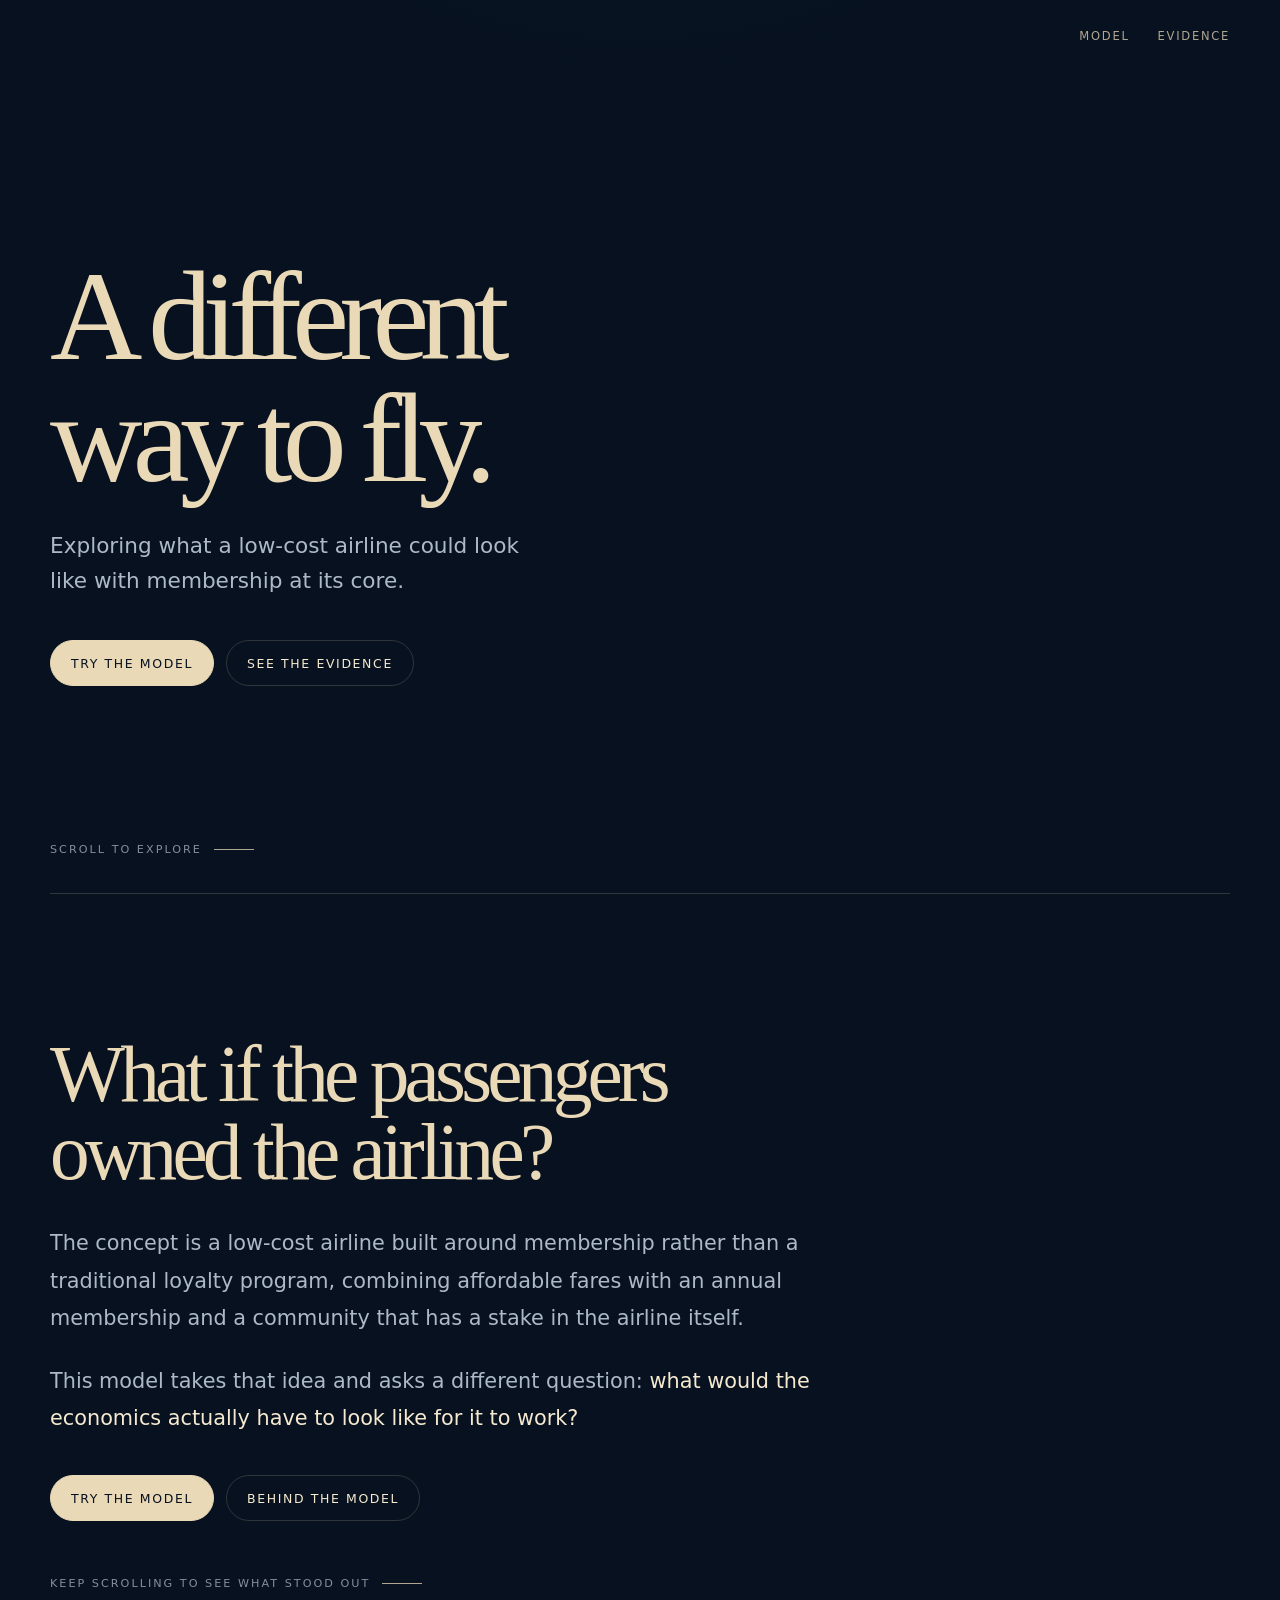
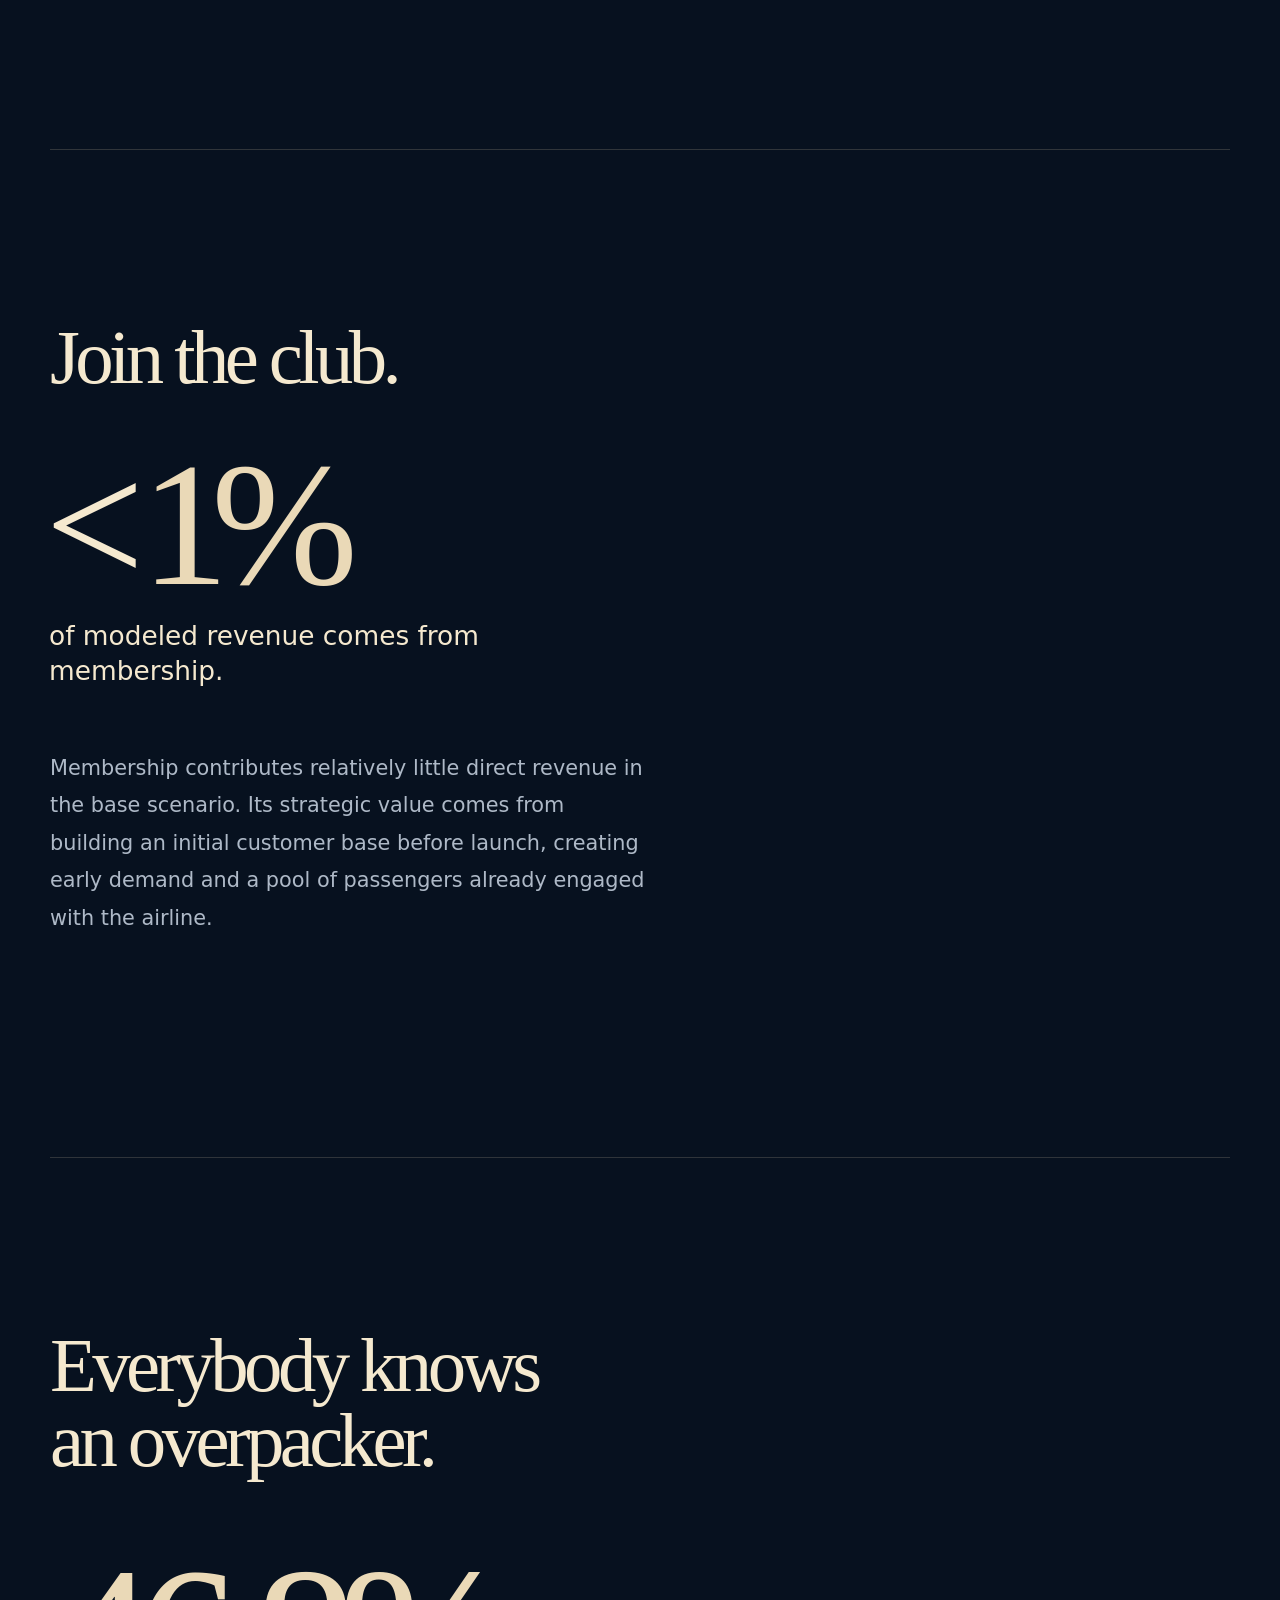
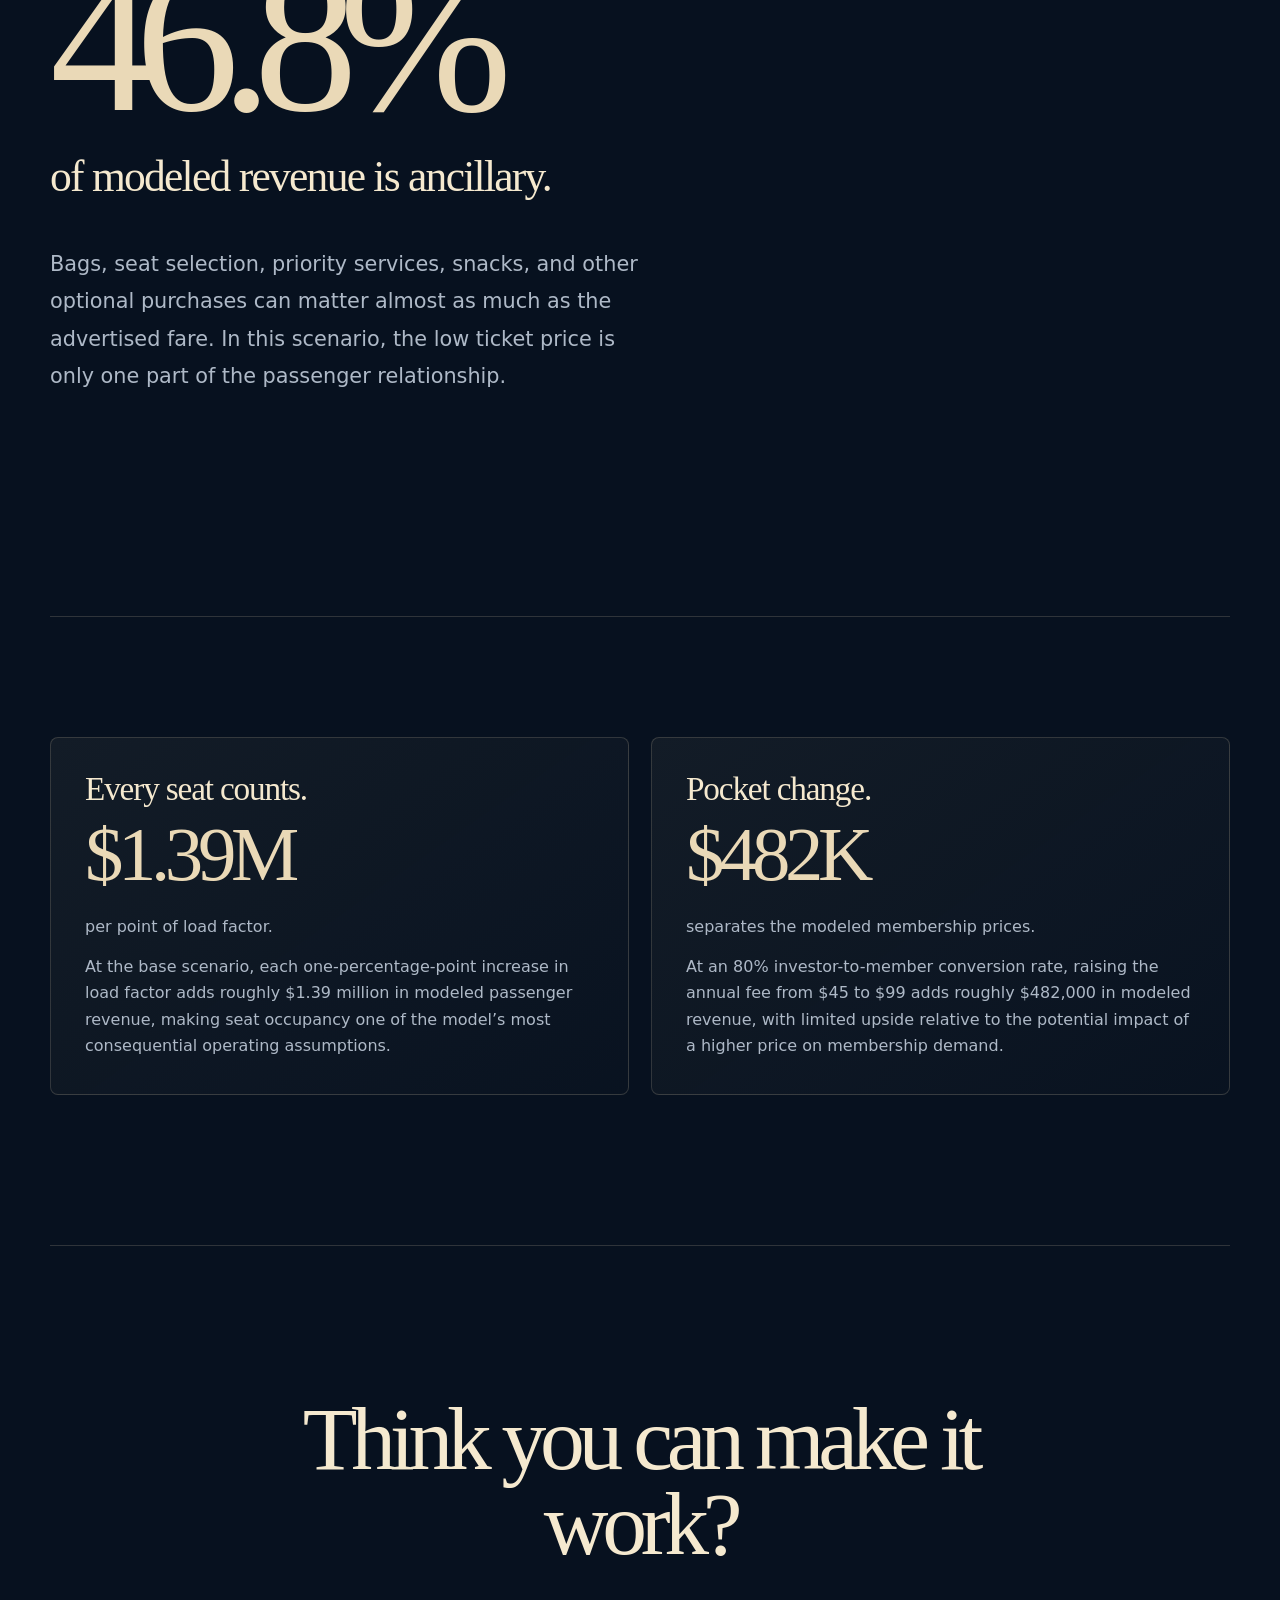
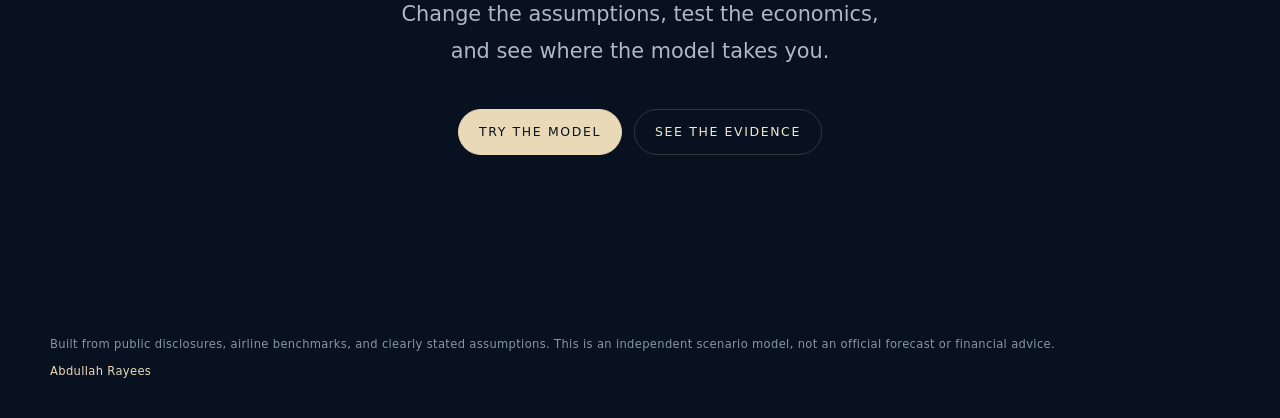
<file: firstjet/index.html>
<!doctype html>
<html lang="en">
<head>
  <meta charset="utf-8">
  <meta name="viewport" content="width=device-width, initial-scale=1">
  <meta name="description" content="Exploring what a low-cost airline could look like with membership at its core.">
  <title>A Different Way to Fly</title>
  <link rel="shortcut icon" href="../favicon.ico?v=2">
  <style>
    :root {
      --navy: #07111f;
      --navy-deep: #040b14;
      --navy-soft: #0d1a2b;
      --champagne: #ead9b7;
      --champagne-bright: #f5e9cf;
      --muted: #aeb9c7;
      --line: rgba(234, 217, 183, .18);
      --green: #9bd4b2;
      --red: #e29b95;
      --max: 1180px;
    }

    * { box-sizing: border-box; }
    html { scroll-behavior: smooth; }
    body {
      margin: 0;
      background:
        radial-gradient(circle at 50% -10%, rgba(39, 72, 105, .28), transparent 38rem),
        var(--navy);
      color: var(--champagne-bright);
      font-family: Inter, ui-sans-serif, system-ui, -apple-system, BlinkMacSystemFont, "Segoe UI", sans-serif;
      line-height: 1.55;
      -webkit-font-smoothing: antialiased;
      overflow-x: hidden;
    }

    a { color: inherit; }
    .site-nav {
      width: min(calc(100% - 48px), var(--max));
      margin: 0 auto;
      padding: 28px 0;
      display: flex;
      justify-content: flex-end;
      align-items: center;
      position: relative;
      z-index: 5;
    }
    .nav-links { display: flex; gap: 28px; }
    .nav-links a {
      color: var(--champagne);
      text-decoration: none;
      font-size: .72rem;
      letter-spacing: .15em;
      text-transform: uppercase;
      opacity: .75;
      transition: opacity .25s ease, color .25s ease;
    }
    .nav-links a:hover, .nav-links a:focus-visible { color: var(--champagne-bright); opacity: 1; }

    main { width: min(calc(100% - 48px), var(--max)); margin: 0 auto; }
    .hero {
      min-height: 91vh;
      display: grid;
      align-content: center;
      padding: 92px 0 116px;
      position: relative;
    }
    .hero-copy { max-width: 780px; position: relative; z-index: 1; }
    h1, h2, p { margin-top: 0; }
    h1 {
      max-width: 760px;
      margin-bottom: 30px;
      color: var(--champagne);
      font-family: Georgia, "Times New Roman", serif;
      font-size: clamp(3.9rem, 10vw, 8.7rem);
      font-weight: 400;
      letter-spacing: -.075em;
      line-height: .95;
      text-wrap: balance;
    }
    .hero-description {
      max-width: 510px;
      margin-bottom: 42px;
      color: var(--muted);
      font-size: clamp(1.05rem, 2vw, 1.35rem);
      line-height: 1.6;
    }
    .actions { display: flex; flex-wrap: wrap; gap: 12px; }
    .button {
      display: inline-flex;
      min-height: 46px;
      align-items: center;
      justify-content: center;
      padding: 0 20px;
      border: 1px solid var(--line);
      border-radius: 999px;
      color: var(--champagne-bright);
      font-size: .78rem;
      letter-spacing: .13em;
      text-decoration: none;
      text-transform: uppercase;
      transition: transform .25s ease, background .25s ease, border-color .25s ease;
    }
    .button.primary { background: var(--champagne); color: var(--navy); border-color: var(--champagne); }
    .button:hover, .button:focus-visible { transform: translateY(-2px); border-color: var(--champagne); }
    .button.primary:hover, .button.primary:focus-visible { background: var(--champagne-bright); }
    .scroll-cue {
      position: absolute;
      left: 0;
      bottom: 34px;
      color: var(--muted);
      font-size: .7rem;
      letter-spacing: .18em;
      text-transform: uppercase;
      opacity: .75;
    }
    .scroll-cue::after {
      content: "";
      display: inline-block;
      width: 40px;
      height: 1px;
      margin: 0 0 3px 12px;
      background: var(--champagne);
      transform-origin: left;
      animation: cue 2.7s ease-in-out infinite;
    }

    .intro-section {
      min-height: 64vh;
      padding: 142px 0 156px;
      border-top: 1px solid var(--line);
      display: grid;
      align-content: center;
    }
    .intro-copy { max-width: 860px; }
    .intro-copy h2 {
      max-width: 820px;
      margin: 0 0 34px;
      color: var(--champagne);
      font-family: Georgia, "Times New Roman", serif;
      font-size: clamp(2.8rem, 6.2vw, 6rem);
      font-weight: 400;
      letter-spacing: -.06em;
      line-height: .98;
      text-wrap: balance;
    }
    .intro-copy p {
      max-width: 760px;
      margin: 0;
      color: var(--muted);
      font-size: clamp(1.08rem, 1.7vw, 1.3rem);
      line-height: 1.8;
    }
    .intro-copy p + p { margin-top: 25px; }
    .intro-copy strong { color: var(--champagne-bright); font-weight: 500; }
    .intro-actions { margin-top: 38px; }
    .intro-scroll {
      position: relative;
      left: auto;
      bottom: auto;
      display: block;
      margin-top: 54px;
    }

    .story-section {
      min-height: 78vh;
      padding: 170px 0 220px;
      border-top: 1px solid var(--line);
      display: grid;
      align-content: start;
      position: relative;
    }
    .story-inner { max-width: 900px; position: relative; z-index: 2; }
    .story-section h2 {
      max-width: 820px;
      margin-bottom: 58px;
      font-family: Georgia, "Times New Roman", serif;
      font-size: clamp(2.5rem, 6vw, 5.8rem);
      font-weight: 400;
      letter-spacing: -.06em;
      line-height: .98;
      text-wrap: balance;
    }
    .story-detail {
      max-width: 600px;
      margin: 0;
      color: var(--muted);
      font-size: clamp(1.08rem, 1.7vw, 1.3rem);
      line-height: 1.8;
    }

    .membership-section { min-height: 76vh; }
    .membership-number {
      display: block;
      margin: 0 0 62px -5px;
      color: var(--champagne);
      font-family: Georgia, "Times New Roman", serif;
      font-size: clamp(5.2rem, 16vw, 11rem);
      letter-spacing: -.1em;
      line-height: .82;
      opacity: 0;
      transform: translateY(24px) scale(.96);
      transform-origin: left center;
    }
    .membership-number-value { display: flex; align-items: baseline; gap: .08em; }
    .membership-number .less-than { color: var(--champagne-bright); display: inline-block; }
    .membership-number .one { color: var(--champagne); display: inline-block; }
    .membership-number .number-tail {
      display: block;
      max-width: 520px;
      margin: 22px 0 0 4px;
      color: var(--champagne-bright);
      font-family: Inter, ui-sans-serif, system-ui, sans-serif;
      font-size: clamp(1.3rem, 2.1vw, 1.65rem);
      font-weight: 400;
      letter-spacing: 0;
      line-height: 1.3;
    }
    .is-visible .membership-number {
      animation: numberReveal 1.4s cubic-bezier(.2, .8, .2, 1) forwards;
    }

    .ancillary-section { overflow: hidden; }
    .ancillary-section .story-inner { position: relative; z-index: 2; }
    .ancillary-section h2 { margin-bottom: 78px; }
    .ancillary-number {
      margin: 0 0 30px;
      color: var(--champagne);
      font-family: Georgia, "Times New Roman", serif;
      font-size: clamp(5.5rem, 18vw, 13rem);
      letter-spacing: -.09em;
      line-height: .8;
    }
    .ancillary-kicker {
      color: var(--champagne-bright);
      font-family: Georgia, "Times New Roman", serif;
      font-size: clamp(1.55rem, 3.4vw, 3rem);
      letter-spacing: -.04em;
      line-height: 1.08;
      margin-bottom: 46px;
    }
    .travel-field {
      position: absolute;
      inset: 0;
      overflow: hidden;
      pointer-events: none;
      opacity: .68;
      z-index: 1;
    }
    .travel-icon {
      position: absolute;
      width: clamp(52px, 7vw, 92px);
      height: auto;
      color: var(--champagne);
      opacity: 0;
      filter: drop-shadow(0 12px 22px rgba(0,0,0,.18));
    }
    .plane-a { top: 16%; left: -12%; transform: rotate(-8deg); }
    .plane-b { top: 70%; left: -16%; transform: rotate(9deg) scale(.72); color: #c8b997; }
    .passport-a { top: 38%; right: -14%; transform: rotate(13deg) scale(.8); color: #b8c6ce; }
    .is-visible .plane-a { animation: travelPlaneA 8.5s cubic-bezier(.35,.05,.65,.95) .15s forwards; }
    .is-visible .plane-b { animation: travelPlaneB 10s cubic-bezier(.35,.05,.65,.95) .7s forwards; }
    .is-visible .passport-a { animation: travelPassport 9s cubic-bezier(.35,.05,.65,.95) .45s forwards; }
    .suitcase-field {
      position: absolute;
      inset: 0;
      pointer-events: none;
      opacity: .72;
      z-index: 1;
    }
    .suitcase {
      position: absolute;
      width: clamp(58px, 8vw, 106px);
      height: auto;
      color: var(--champagne);
      opacity: 0;
      filter: drop-shadow(0 12px 22px rgba(0,0,0,.18));
    }
    .suitcase-a { top: 13%; left: -12%; transform: rotate(-12deg); }
    .suitcase-b { top: 63%; left: -18%; transform: rotate(8deg) scale(.76); color: #bdc8d2; }
    .suitcase-c { top: 30%; right: -15%; transform: rotate(14deg) scale(.86); color: #cdbd9e; }
    .suitcase-d { top: 78%; right: -12%; transform: rotate(-8deg) scale(.68); color: #9fb6bd; }
    .suitcase-e { top: 47%; left: -16%; transform: rotate(-3deg) scale(.55); color: #e1c993; }
    .is-visible .suitcase-a { animation: travelA 8.5s cubic-bezier(.35,.05,.65,.95) .05s forwards; }
    .is-visible .suitcase-b { animation: travelB 10s cubic-bezier(.35,.05,.65,.95) .6s forwards; }
    .is-visible .suitcase-c { animation: travelC 9.5s cubic-bezier(.35,.05,.65,.95) .9s forwards; }
    .is-visible .suitcase-d { animation: travelD 8s cubic-bezier(.35,.05,.65,.95) 1.15s forwards; }
    .is-visible .suitcase-e { animation: travelE 11s cubic-bezier(.35,.05,.65,.95) .3s forwards; }

    .small-stories {
      min-height: auto;
      padding: 120px 0 150px;
    }
    .small-grid { display: grid; grid-template-columns: repeat(2, minmax(0, 1fr)); gap: 22px; }
    .small-card {
      min-height: 340px;
      padding: 34px;
      border: 1px solid var(--line);
      border-radius: 8px;
      background: linear-gradient(145deg, rgba(234,217,183,.055), rgba(234,217,183,.012));
      display: flex;
      flex-direction: column;
      justify-content: flex-end;
    }
    .small-number {
      margin-bottom: 22px;
      color: var(--champagne);
      font-family: Georgia, "Times New Roman", serif;
      font-size: clamp(3rem, 6vw, 5.6rem);
      letter-spacing: -.07em;
      line-height: .95;
    }
    .small-card h3 {
      margin: 0 0 12px;
      color: var(--champagne-bright);
      font-family: Georgia, "Times New Roman", serif;
      font-size: clamp(1.35rem, 2.6vw, 2.1rem);
      font-weight: 400;
      letter-spacing: -.035em;
      line-height: 1.05;
    }
    .small-card p { margin: 0; color: var(--muted); line-height: 1.65; }
    .small-card p + p { margin-top: 14px; }

    .closing {
      min-height: 65vh;
      padding: 150px 0 180px;
      text-align: center;
      border-top: 1px solid var(--line);
      display: grid;
      place-items: center;
    }
    .closing h2 { max-width: 760px; margin: 0 auto 38px; font-family: Georgia, "Times New Roman", serif; font-size: clamp(3rem, 7vw, 7rem); font-weight: 400; letter-spacing: -.07em; line-height: .95; }
    .closing-detail { max-width: 520px; margin: -8px auto 38px; }
    .closing .actions { justify-content: center; }

    footer {
      width: min(calc(100% - 48px), var(--max));
      margin: 0 auto;
      padding: 0 0 36px;
      color: #8795a5;
      font-size: .72rem;
      letter-spacing: .03em;
      line-height: 1.7;
    }
    footer span { display: block; margin-top: 8px; color: var(--champagne); }

    .reveal { opacity: 0; transform: translateY(26px); transition: opacity .9s ease, transform .9s cubic-bezier(.2,.8,.2,1); }
    .reveal.is-visible { opacity: 1; transform: translateY(0); }
    .impact-heading { opacity: 0; transform: translateY(44px) scale(.88); transform-origin: left center; }
    .is-visible .impact-heading { animation: impactIn 1.15s cubic-bezier(.2,.8,.2,1) .12s forwards; }

    @keyframes numberReveal { from { opacity: 0; transform: translateY(24px) scale(.96); } to { opacity: 1; transform: translateY(0) scale(1); } }
    @keyframes impactIn { from { opacity: 0; transform: translateY(44px) scale(.88); } to { opacity: 1; transform: translateY(0) scale(1); } }
    @keyframes cue { 0%, 100% { transform: scaleX(.45); opacity: .4; } 50% { transform: scaleX(1); opacity: 1; } }
    @keyframes travelA { 0% { opacity: 0; left: -12%; } 10%, 75% { opacity: .78; } 100% { opacity: 0; left: 108%; } }
    @keyframes travelB { 0% { opacity: 0; left: -18%; } 10%, 78% { opacity: .48; } 100% { opacity: 0; left: 105%; } }
    @keyframes travelC { 0% { opacity: 0; right: -15%; } 12%, 76% { opacity: .7; } 100% { opacity: 0; right: 110%; } }
    @keyframes travelD { 0% { opacity: 0; right: -12%; } 12%, 75% { opacity: .42; } 100% { opacity: 0; right: 108%; } }
    @keyframes travelE { 0% { opacity: 0; left: -16%; } 14%, 77% { opacity: .45; } 100% { opacity: 0; left: 110%; } }
    @keyframes travelPlaneA { 0% { opacity: 0; left: -12%; } 12%, 76% { opacity: .7; } 100% { opacity: 0; left: 108%; } }
    @keyframes travelPlaneB { 0% { opacity: 0; left: -16%; } 12%, 78% { opacity: .42; } 100% { opacity: 0; left: 106%; } }
    @keyframes travelPassport { 0% { opacity: 0; right: -14%; } 12%, 76% { opacity: .58; } 100% { opacity: 0; right: 108%; } }

    @media (max-width: 700px) {
      .site-nav, main, footer { width: min(calc(100% - 32px), var(--max)); }
      .site-nav { padding-top: 22px; }
      .hero { min-height: 86vh; padding-top: 80px; }
      h1 { font-size: clamp(3.4rem, 17vw, 6rem); }
      .intro-section { min-height: auto; padding: 110px 0 138px; }
      .story-section { min-height: 76vh; padding: 110px 0; }
      .small-grid { grid-template-columns: 1fr; }
      .small-card { min-height: 280px; }
      .suitcase-field { opacity: .5; }
      .travel-field { opacity: .46; }
      .closing { padding: 110px 0 140px; }
    }
    @media (prefers-reduced-motion: reduce) {
      *, *::before, *::after { scroll-behavior: auto !important; animation-duration: .01ms !important; animation-iteration-count: 1 !important; transition-duration: .01ms !important; }
      .reveal, .membership-number { opacity: 1; transform: none; }
      .impact-heading { opacity: 1; transform: none; }
      .suitcase { opacity: 0; }
    }
  </style>
</head>
<body>
  <nav class="site-nav" aria-label="Primary navigation">
    <div class="nav-links">
      <a href="model/">Model</a>
      <a href="evidence/">Evidence</a>
    </div>
  </nav>

  <main>
    <section class="hero reveal">
      <div class="hero-copy">
        <h1>A different way to fly.</h1>
        <p class="hero-description">Exploring what a low-cost airline could look like with membership at its core.</p>
        <div class="actions">
          <a class="button primary" href="model/">Try the model</a>
          <a class="button" href="evidence/">See the evidence</a>
        </div>
      </div>
      <div class="scroll-cue">Scroll to explore</div>
    </section>

    <section class="intro-section reveal">
      <div class="intro-copy">
        <h2>What if the passengers owned the airline?</h2>
        <p>The concept is a low-cost airline built around membership rather than a traditional loyalty program, combining affordable fares with an annual membership and a community that has a stake in the airline itself.</p>
        <p>This model takes that idea and asks a different question: <strong>what would the economics actually have to look like for it to work?</strong></p>
        <div class="actions intro-actions">
          <a class="button primary" href="model/">Try the model</a>
          <a class="button" href="evidence/">Behind the model</a>
        </div>
        <div class="scroll-cue intro-scroll">Keep scrolling to see what stood out</div>
      </div>
    </section>

    <section class="story-section membership-section reveal">
      <div class="story-inner">
        <h2 class="impact-heading">Join the club.</h2>
        <div class="membership-number" aria-label="Less than one percent of modeled revenue comes from membership">
          <div class="membership-number-value"><span class="less-than">&lt;</span><span class="one">1%</span></div>
          <span class="number-tail">of modeled revenue comes from membership.</span>
        </div>
        <p class="story-detail">Membership contributes relatively little direct revenue in the base scenario. Its strategic value comes from building an initial customer base before launch, creating early demand and a pool of passengers already engaged with the airline.</p>
      </div>
      <div class="travel-field" aria-hidden="true">
        <svg class="travel-icon plane-a" viewBox="0 0 120 80" fill="none"><path d="M9 43 111 17c5-1 7 5 3 8L72 51l-2 18c0 3-4 4-6 1L52 57 28 69c-4 2-7-2-4-5l13-15-27-2c-5 0-6-3-1-4Z" stroke="currentColor" stroke-width="3" stroke-linejoin="round"/><path d="m47 39 14-20c2-3 7-1 6 3l-3 20" stroke="currentColor" stroke-width="3" stroke-linecap="round"/></svg>
        <svg class="travel-icon plane-b" viewBox="0 0 120 80" fill="none"><path d="M9 43 111 17c5-1 7 5 3 8L72 51l-2 18c0 3-4 4-6 1L52 57 28 69c-4 2-7-2-4-5l13-15-27-2c-5 0-6-3-1-4Z" stroke="currentColor" stroke-width="3" stroke-linejoin="round"/><path d="m47 39 14-20c2-3 7-1 6 3l-3 20" stroke="currentColor" stroke-width="3" stroke-linecap="round"/></svg>
        <svg class="travel-icon passport-a" viewBox="0 0 80 100" fill="none"><rect x="8" y="8" width="64" height="84" rx="6" stroke="currentColor" stroke-width="3"/><circle cx="40" cy="47" r="18" stroke="currentColor" stroke-width="2"/><path d="M22 47h36M40 29c6 5 9 11 9 18s-3 13-9 18c-6-5-9-11-9-18s3-13 9-18ZM24 75h32" stroke="currentColor" stroke-width="2" stroke-linecap="round"/><path d="M28 17h24" stroke="currentColor" stroke-width="3" stroke-linecap="round"/></svg>
      </div>
    </section>

    <section class="story-section ancillary-section reveal">
      <div class="suitcase-field" aria-hidden="true">
        <svg class="suitcase suitcase-a" viewBox="0 0 100 120" fill="none"><rect x="12" y="24" width="76" height="76" rx="10" stroke="currentColor" stroke-width="3"/><path d="M35 24V15c0-4 3-7 7-7h16c4 0 7 3 7 7v9M12 47h76M25 100v10M75 100v10" stroke="currentColor" stroke-width="3" stroke-linecap="round"/><circle cx="27" cy="111" r="3" fill="currentColor"/><circle cx="73" cy="111" r="3" fill="currentColor"/><path d="M50 47v53" stroke="currentColor" stroke-width="2" opacity=".55"/></svg>
        <svg class="suitcase suitcase-b" viewBox="0 0 100 120" fill="none"><rect x="12" y="24" width="76" height="76" rx="10" stroke="currentColor" stroke-width="3"/><path d="M35 24V15c0-4 3-7 7-7h16c4 0 7 3 7 7v9M12 47h76M25 100v10M75 100v10" stroke="currentColor" stroke-width="3" stroke-linecap="round"/><circle cx="27" cy="111" r="3" fill="currentColor"/><circle cx="73" cy="111" r="3" fill="currentColor"/><path d="M50 47v53" stroke="currentColor" stroke-width="2" opacity=".55"/></svg>
        <svg class="suitcase suitcase-c" viewBox="0 0 100 120" fill="none"><rect x="12" y="24" width="76" height="76" rx="10" stroke="currentColor" stroke-width="3"/><path d="M35 24V15c0-4 3-7 7-7h16c4 0 7 3 7 7v9M12 47h76M25 100v10M75 100v10" stroke="currentColor" stroke-width="3" stroke-linecap="round"/><circle cx="27" cy="111" r="3" fill="currentColor"/><circle cx="73" cy="111" r="3" fill="currentColor"/><path d="M50 47v53" stroke="currentColor" stroke-width="2" opacity=".55"/></svg>
        <svg class="suitcase suitcase-d" viewBox="0 0 100 120" fill="none"><rect x="12" y="24" width="76" height="76" rx="10" stroke="currentColor" stroke-width="3"/><path d="M35 24V15c0-4 3-7 7-7h16c4 0 7 3 7 7v9M12 47h76M25 100v10M75 100v10" stroke="currentColor" stroke-width="3" stroke-linecap="round"/><circle cx="27" cy="111" r="3" fill="currentColor"/><circle cx="73" cy="111" r="3" fill="currentColor"/><path d="M50 47v53" stroke="currentColor" stroke-width="2" opacity=".55"/></svg>
        <svg class="suitcase suitcase-e" viewBox="0 0 100 120" fill="none"><rect x="12" y="24" width="76" height="76" rx="10" stroke="currentColor" stroke-width="3"/><path d="M35 24V15c0-4 3-7 7-7h16c4 0 7 3 7 7v9M12 47h76M25 100v10M75 100v10" stroke="currentColor" stroke-width="3" stroke-linecap="round"/><circle cx="27" cy="111" r="3" fill="currentColor"/><circle cx="73" cy="111" r="3" fill="currentColor"/><path d="M50 47v53" stroke="currentColor" stroke-width="2" opacity=".55"/></svg>
      </div>
      <div class="story-inner">
        <h2 class="impact-heading">Everybody knows an overpacker.</h2>
        <div class="ancillary-number">46.8%</div>
        <div class="ancillary-kicker">of modeled revenue is ancillary.</div>
        <p class="story-detail">Bags, seat selection, priority services, snacks, and other optional purchases can matter almost as much as the advertised fare. In this scenario, the low ticket price is only one part of the passenger relationship.</p>
      </div>
    </section>

    <section class="story-section small-stories reveal">
      <div class="small-grid">
        <article class="small-card">
          <h3>Every seat counts.</h3>
          <div class="small-number">$1.39M</div>
          <p>per point of load factor.</p>
          <p>At the base scenario, each one-percentage-point increase in load factor adds roughly $1.39 million in modeled passenger revenue, making seat occupancy one of the model’s most consequential operating assumptions.</p>
        </article>
        <article class="small-card">
          <h3>Pocket change.</h3>
          <div class="small-number">$482K</div>
          <p>separates the modeled membership prices.</p>
          <p>At an 80% investor-to-member conversion rate, raising the annual fee from $45 to $99 adds roughly $482,000 in modeled revenue, with limited upside relative to the potential impact of a higher price on membership demand.</p>
        </article>
      </div>
    </section>

    <section class="closing reveal">
      <div>
        <h2>Think you can make it work?</h2>
        <p class="story-detail closing-detail">Change the assumptions, test the economics, and see where the model takes you.</p>
        <div class="actions">
          <a class="button primary" href="model/">Try the Model</a>
          <a class="button" href="evidence/">See the Evidence</a>
        </div>
      </div>
    </section>
  </main>

  <footer>
    <div>Built from public disclosures, airline benchmarks, and clearly stated assumptions. This is an independent scenario model, not an official forecast or financial advice.</div>
    <span>Abdullah Rayees</span>
  </footer>

  <script>
    const revealItems = document.querySelectorAll('.reveal');
    if ('IntersectionObserver' in window) {
      const observer = new IntersectionObserver((entries, currentObserver) => {
        entries.forEach((entry) => {
          if (entry.isIntersecting) {
            entry.target.classList.add('is-visible');
            currentObserver.unobserve(entry.target);
          }
        });
      }, { threshold: 0.18 });
      revealItems.forEach((item) => observer.observe(item));
    } else {
      revealItems.forEach((item) => item.classList.add('is-visible'));
    }
  </script>
</body>
</html>
</file>
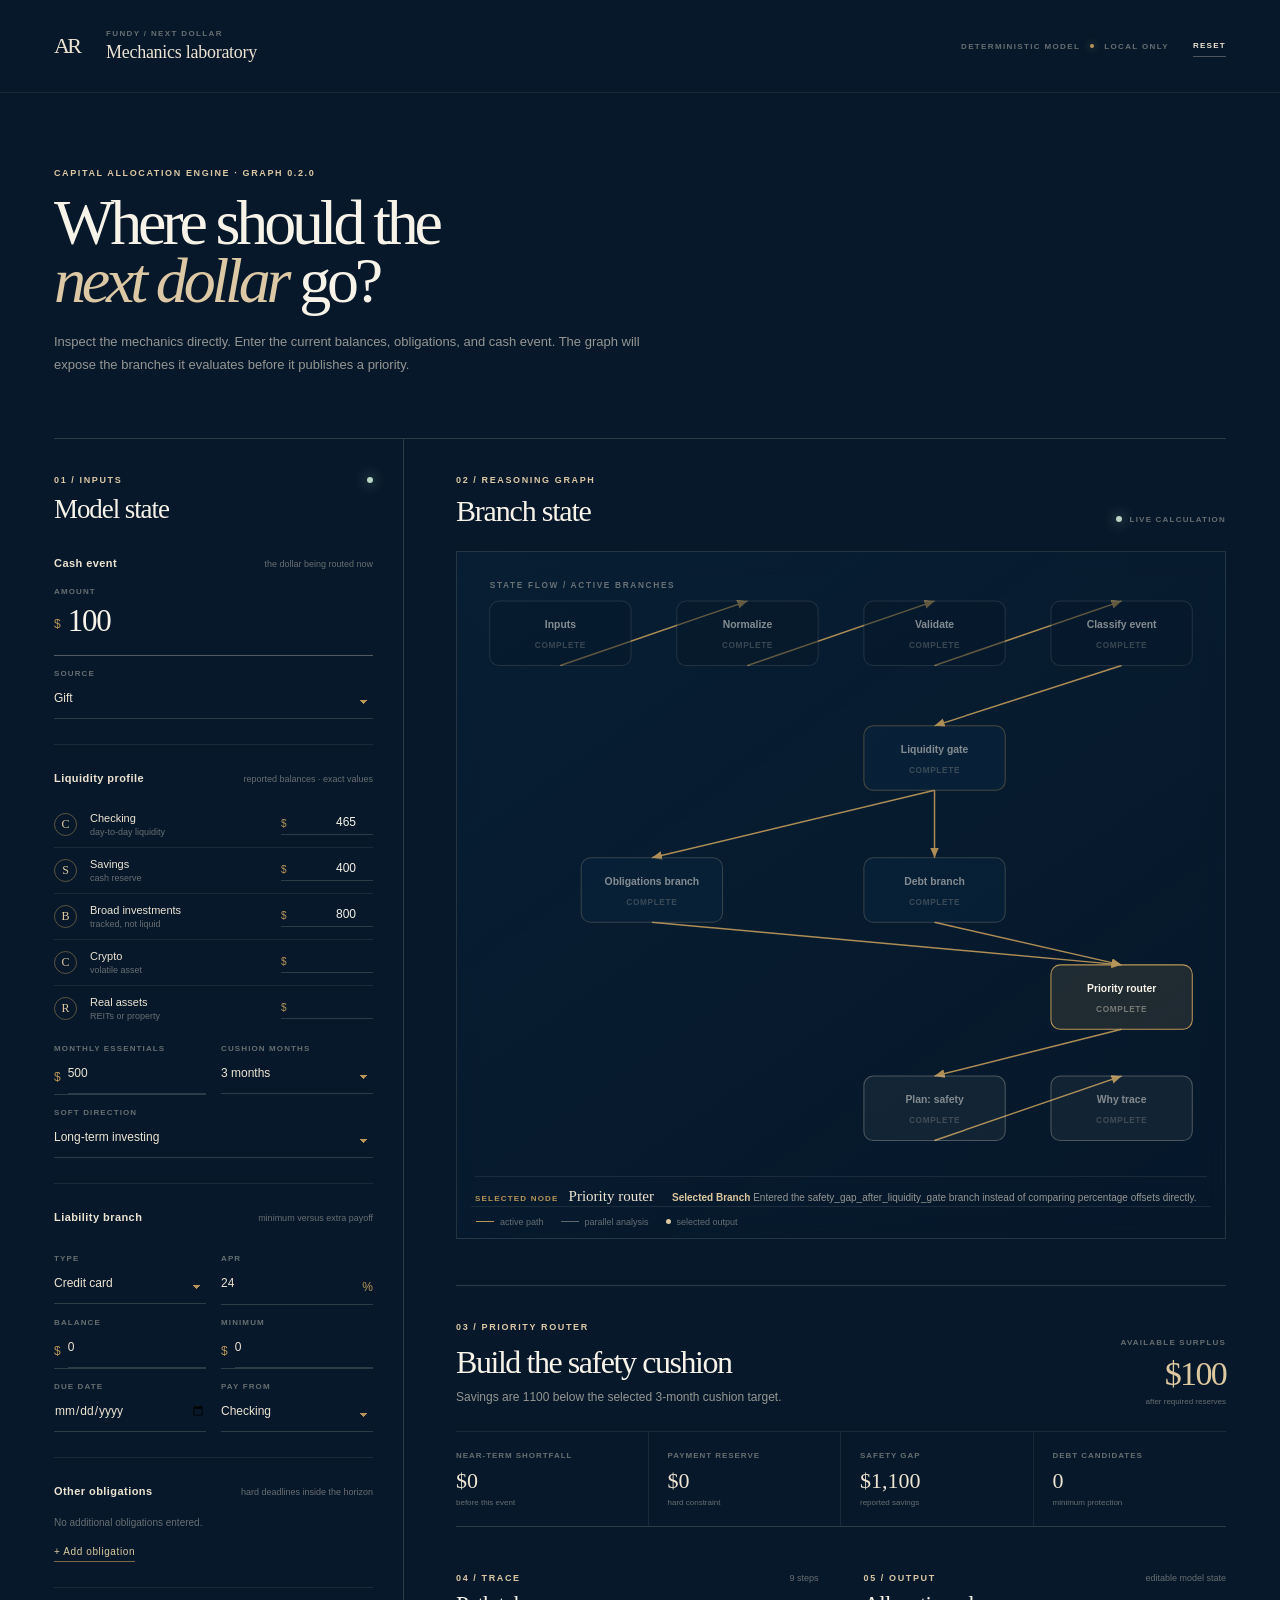
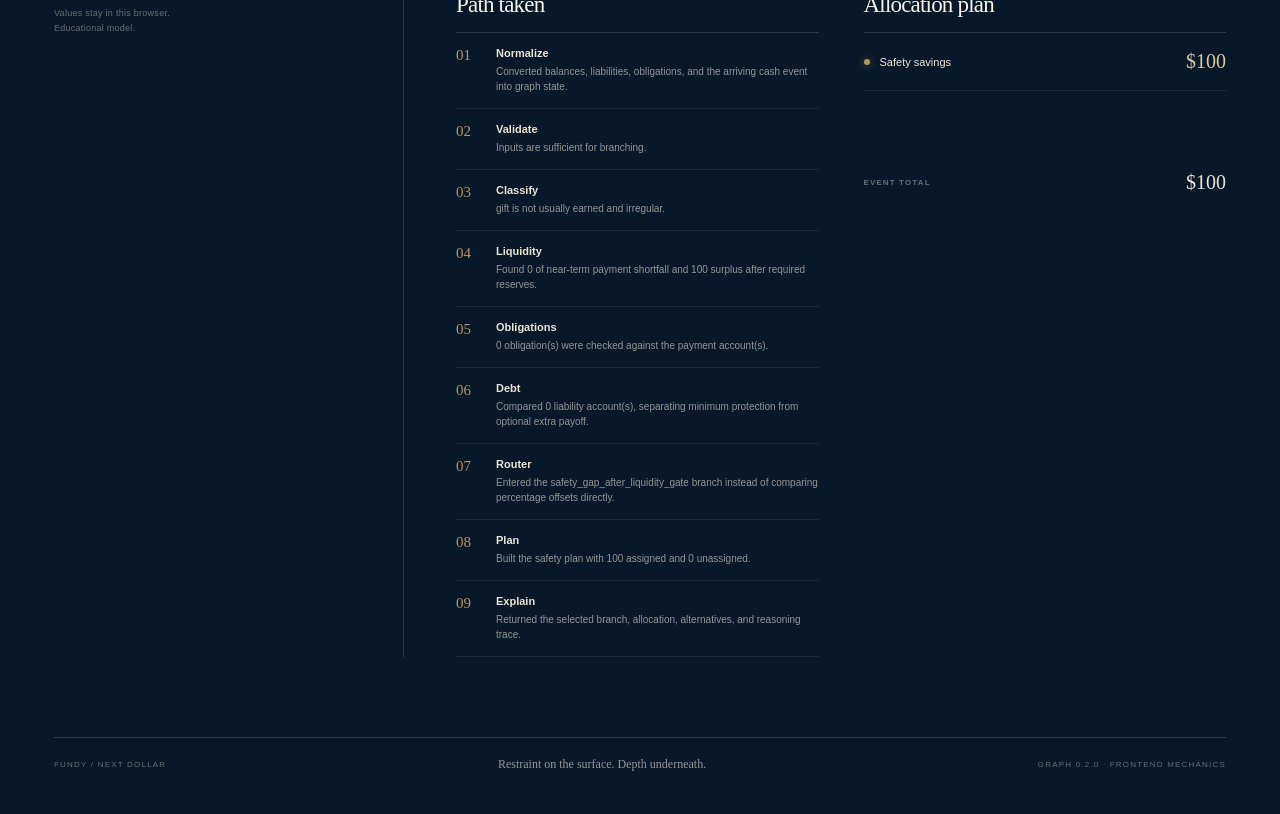
<file: next-dollar/index.html>
<!doctype html>
<html lang="en">
<head>
  <meta charset="UTF-8">
  <meta name="viewport" content="width=device-width,initial-scale=1">
  <meta name="theme-color" content="#06182A">
  <meta name="description" content="Fundy Next Dollar mechanics laboratory.">
  <title>Fundy · Next Dollar Mechanics</title>
  <link rel="stylesheet" href="./styles.css?build=0600">
</head>
<body>
  <div class="ambient ambient-left" aria-hidden="true"></div>
  <div class="ambient ambient-right" aria-hidden="true"></div>

  <header class="lab-header">
    <div class="header-mark" aria-label="AR mark">AR</div>
    <div class="header-identity"><span>FUNDY / NEXT DOLLAR</span><strong>Mechanics laboratory</strong></div>
    <div class="header-meta"><span>DETERMINISTIC MODEL</span><i></i><span>LOCAL ONLY</span><button type="button" class="quiet-button" id="reset-model">Reset</button></div>
  </header>

  <main class="lab-shell">
    <section class="lab-intro">
      <div class="eyebrow">CAPITAL ALLOCATION ENGINE · GRAPH 0.2.0</div>
      <h1>Where should the<br><em>next dollar</em> go?</h1>
      <p>Inspect the mechanics directly. Enter the current balances, obligations, and cash event. The graph will expose the branches it evaluates before it publishes a priority.</p>
    </section>

    <section class="workspace" aria-label="Next Dollar mechanics workspace">
      <aside class="input-rail" aria-label="Model inputs">
        <div class="rail-heading"><div><span class="eyebrow">01 / INPUTS</span><h2>Model state</h2></div><span class="status-dot" title="Running locally"></span></div>

        <section class="input-section event-section">
          <div class="section-label"><span>Cash event</span><small>the dollar being routed now</small></div>
          <label class="field large-field"><span>AMOUNT</span><div class="currency-field"><b>$</b><input id="event-amount" type="number" min="0" step="1" inputmode="decimal" value="100" aria-label="Cash event amount"></div></label>
          <label class="field"><span>SOURCE</span><select id="event-source" aria-label="Cash event source"><option value="gift">Gift</option><option value="parent_support">Family support</option><option value="paycheck">Paycheck</option><option value="freelance">Freelance income</option><option value="tax_refund">Tax refund</option><option value="scholarship">Scholarship or refund</option><option value="other">Other</option></select></label>
        </section>

        <section class="input-section">
          <div class="section-label"><span>Liquidity profile</span><small>reported balances · exact values</small></div>
          <div id="account-inputs" class="account-inputs"></div>
          <div class="field-grid">
            <label class="field"><span>MONTHLY ESSENTIALS</span><div class="currency-field"><b>$</b><input id="monthly-essentials" type="number" min="0" step="1" value="500" aria-label="Monthly essential expenses"></div></label>
            <label class="field"><span>CUSHION MONTHS</span><select id="emergency-months" aria-label="Emergency cushion months"><option value="3">3 months</option><option value="4">4 months</option><option value="5">5 months</option><option value="6">6 months</option></select></label>
          </div>
          <label class="field"><span>SOFT DIRECTION</span><select id="primary-direction" aria-label="Primary direction"><option value="investing">Long-term investing</option><option value="goal">Named goal</option><option value="cash_buffer">Flexible cash buffer</option></select></label>
          <label class="field hidden-field" id="goal-name-field"><span>GOAL LABEL</span><input id="goal-name" type="text" placeholder="Tuition, travel, equipment" aria-label="Goal label"></label>
        </section>

        <section class="input-section">
          <div class="section-label"><span>Liability branch</span><small>minimum versus extra payoff</small></div>
          <div class="field-grid debt-grid">
            <label class="field"><span>TYPE</span><select id="debt-kind" aria-label="Debt type"><option value="credit_card">Credit card</option><option value="loan">Loan</option><option value="student_loan">Student loan</option><option value="other_debt">Other debt</option></select></label>
            <label class="field"><span>APR</span><div class="suffix-field"><input id="debt-apr" type="number" min="0" step=".1" value="24" aria-label="Debt APR"><b>%</b></div></label>
          </div>
          <div class="field-grid">
            <label class="field"><span>BALANCE</span><div class="currency-field"><b>$</b><input id="debt-balance" type="number" min="0" step="1" value="0" aria-label="Debt balance"></div></label>
            <label class="field"><span>MINIMUM</span><div class="currency-field"><b>$</b><input id="debt-minimum" type="number" min="0" step="1" value="0" aria-label="Debt minimum payment"></div></label>
          </div>
          <div class="field-grid">
            <label class="field"><span>DUE DATE</span><input id="debt-due-date" type="date" aria-label="Debt due date"></label>
            <label class="field"><span>PAY FROM</span><select id="debt-account" aria-label="Debt payment account"><option value="checking">Checking</option><option value="savings">Savings</option></select></label>
          </div>
        </section>

        <section class="input-section obligations-section">
          <div class="section-label"><span>Other obligations</span><small>hard deadlines inside the horizon</small></div>
          <div id="obligation-inputs"></div>
          <button type="button" class="line-button" id="add-obligation">+ Add obligation</button>
        </section>

        <div class="rail-footer"><span>Values stay in this browser.</span><span>Educational model.</span></div>
      </aside>

      <section class="analysis-stage" aria-label="Reasoning graph and model output">
        <div class="stage-heading"><div><span class="eyebrow">02 / REASONING GRAPH</span><h2>Branch state</h2></div><div class="stage-status"><span class="status-dot"></span><span id="run-status">LIVE CALCULATION</span></div></div>
        <div class="graph-frame"><div id="graph-mount"></div><div class="graph-key"><span><i class="key-line active"></i>active path</span><span><i class="key-line parallel"></i>parallel analysis</span><span><i class="key-dot"></i>selected output</span></div></div>

        <div class="result-band">
          <div class="result-main"><span class="eyebrow">03 / PRIORITY ROUTER</span><h2 id="priority-title">Waiting for inputs</h2><p id="priority-reason">The graph will publish its branch after the current mechanics are evaluated.</p></div>
          <div class="result-number"><span>AVAILABLE SURPLUS</span><strong id="surplus-value">$0</strong><small>after required reserves</small></div>
        </div>

        <div class="metric-row" id="metric-row"></div>

        <div class="output-grid">
          <section class="trace-panel"><div class="panel-heading"><div><span class="eyebrow">04 / TRACE</span><h3>Path taken</h3></div><span id="trace-count" class="panel-meta">0 steps</span></div><div id="trace-list" class="trace-list"></div></section>
          <section class="allocation-panel"><div class="panel-heading"><div><span class="eyebrow">05 / OUTPUT</span><h3>Allocation plan</h3></div><span class="panel-meta">editable model state</span></div><div id="allocation-list" class="allocation-list"></div><div class="allocation-total"><span>EVENT TOTAL</span><strong id="allocation-total">$0</strong></div></section>
        </div>
      </section>
    </section>

    <footer class="lab-footer"><span>FUNDY / NEXT DOLLAR</span><span>Restraint on the surface. Depth underneath.</span><span>GRAPH 0.2.0 · FRONTEND MECHANICS</span></footer>
  </main>

  <script type="module" src="./app.js?build=0600"></script>
</body>
</html>
</file>
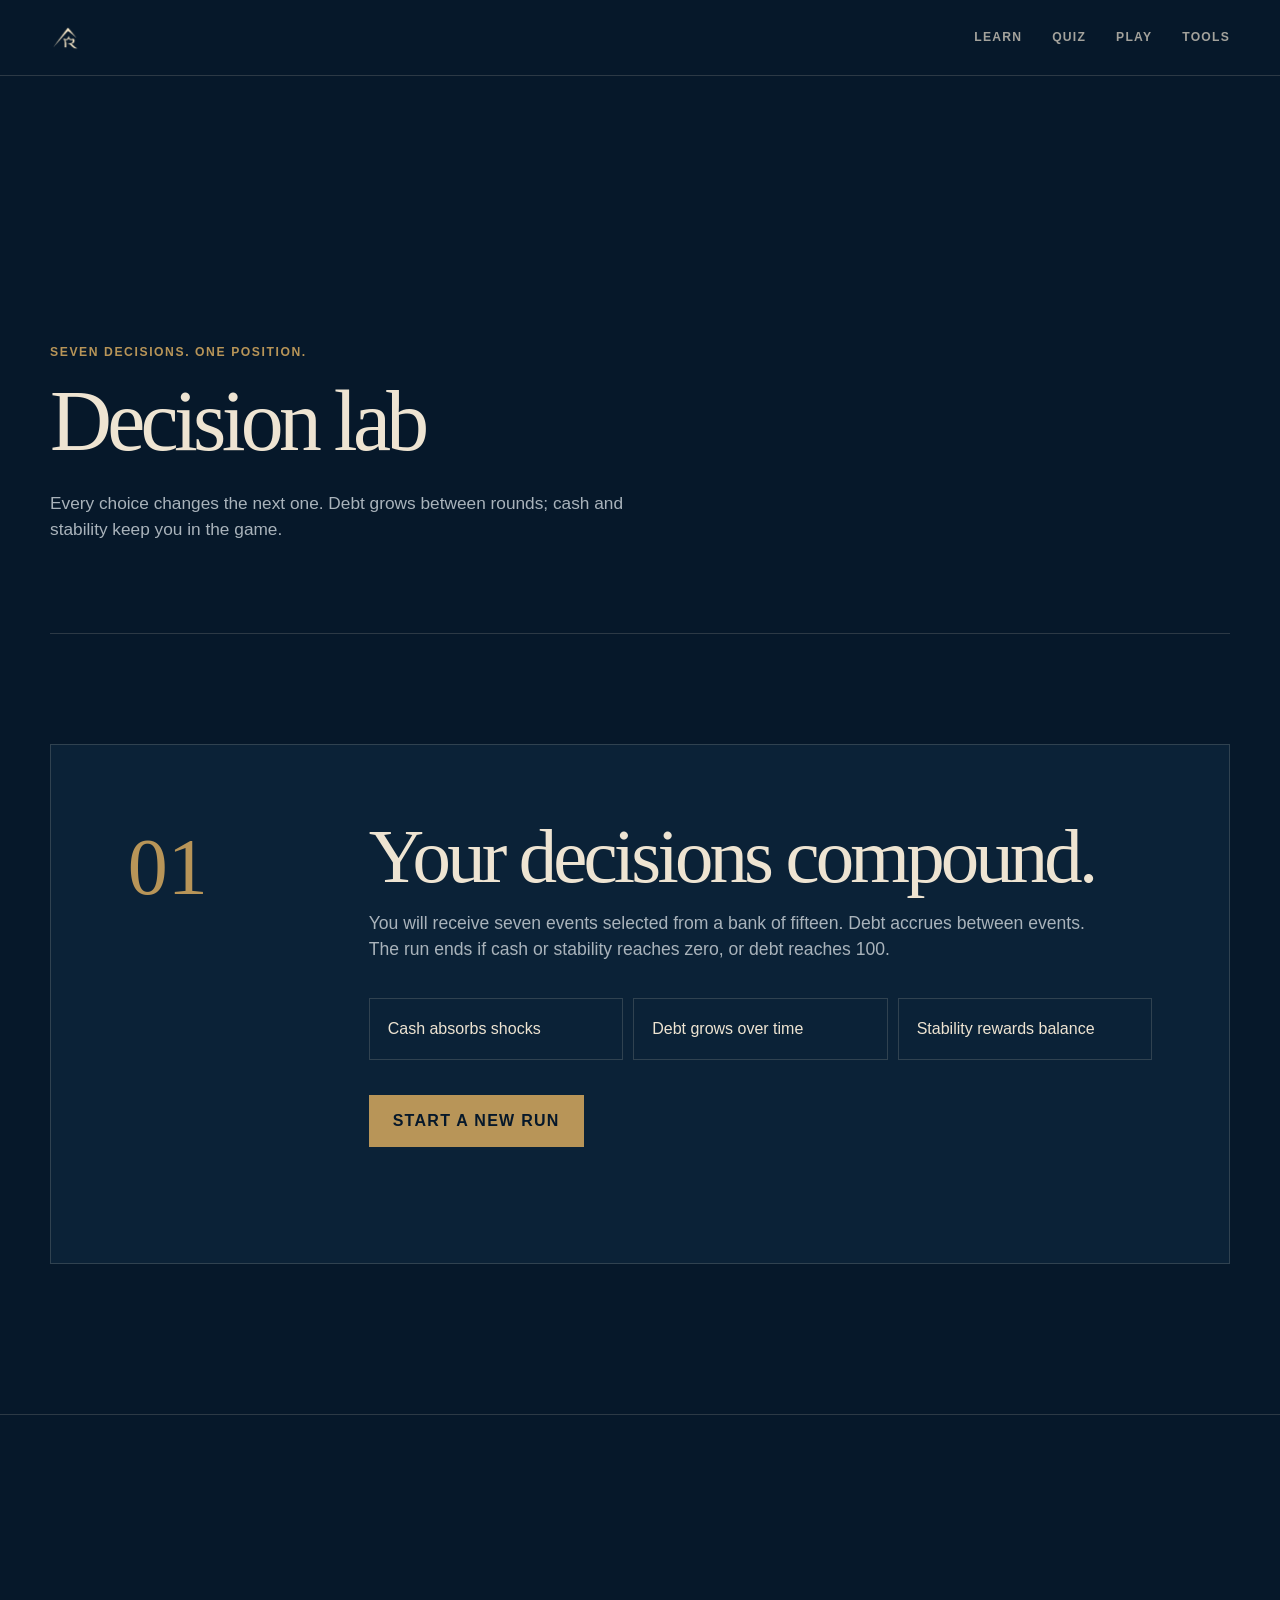
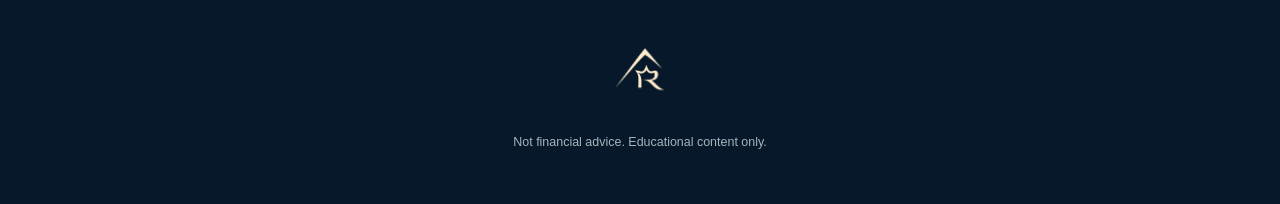
<file: finance/games/index.html>
<!doctype html><html lang="en"><head><meta charset="utf-8"><meta name="viewport" content="width=device-width, initial-scale=1"><meta name="theme-color" content="#06182A"><title>Play — Financial Literacy</title><link rel="icon" href="../assets/favicon.ico"><link rel="stylesheet" href="../styles.css?v=23"></head>
<body><header class="topbar"><div class="topbar-inner"><a class="top-logo" href="../" aria-label="Financial Literacy home"><img src="../assets/AR_mark_navy_1024.png" alt=""></a><nav aria-label="Primary navigation"><a href="../learn/">Learn</a><a href="../#quiz">Quiz</a><a href="./">Play</a><a href="../tools/">Tools</a></nav></div></header>
<main class="page-main game-main"><section class="page-hero page-width game-hero"><div><span class="page-kicker">Seven decisions. One position.</span><h1>Decision lab</h1><p>Every choice changes the next one. Debt grows between rounds; cash and stability keep you in the game.</p></div></section>
<section class="subpage-section page-width"><div class="game-onboarding" id="game-onboarding"><span class="onboarding-mark">01</span><div><h2>Your decisions compound.</h2><p>You will receive seven events selected from a bank of fifteen. Debt accrues between events. The run ends if cash or stability reaches zero, or debt reaches 100.</p><div class="game-rules"><span>Cash absorbs shocks</span><span>Debt grows over time</span><span>Stability rewards balance</span></div><button class="game-start" id="game-start">Start a new run</button></div></div>
<div class="simulator hidden" id="simulator"><aside class="sim-status"><div class="score-block"><span>Decision score</span><strong id="score-value">95</strong></div><div class="meter"><div class="meter-head"><span>Cash</span><strong id="cash-value">65</strong></div><div class="meter-track"><span id="cash-meter"></span></div></div><div class="meter"><div class="meter-head"><span>Debt</span><strong id="debt-value">25</strong></div><div class="meter-track debt-track"><span id="debt-meter"></span></div></div><div class="meter"><div class="meter-head"><span>Stability</span><strong id="stability-value">55</strong></div><div class="meter-track stability-track"><span id="stability-meter"></span></div></div><p class="interest-status" id="interest-status">Debt compounds 3 points before each new event.</p><a class="back-link" href="../">Return home</a></aside>
<div class="sim-stage" id="sim-stage"><div class="event-topline"><span class="round" id="round-label">Event 1 of 7</span><span class="event-category" id="event-category"></span></div><div class="event-visual" id="event-visual" aria-hidden="true"></div><h2 id="scenario-title"></h2><p id="scenario-copy"></p><div class="sim-choices" id="sim-choices"></div><div class="sim-outcome hidden" id="sim-outcome" aria-live="polite"></div><button class="next-button hidden" id="sim-next">Next event</button></div></div></section></main>
<footer class="site-footer"><a href="https://abdullah.rayees.org" aria-label="Visit Abdullah Rayees"><img src="../assets/AR_mark_navy_1024.png" alt=""></a><p>Not financial advice. Educational content only.</p></footer><script src="games.js?v=5"></script></body></html>
</file>
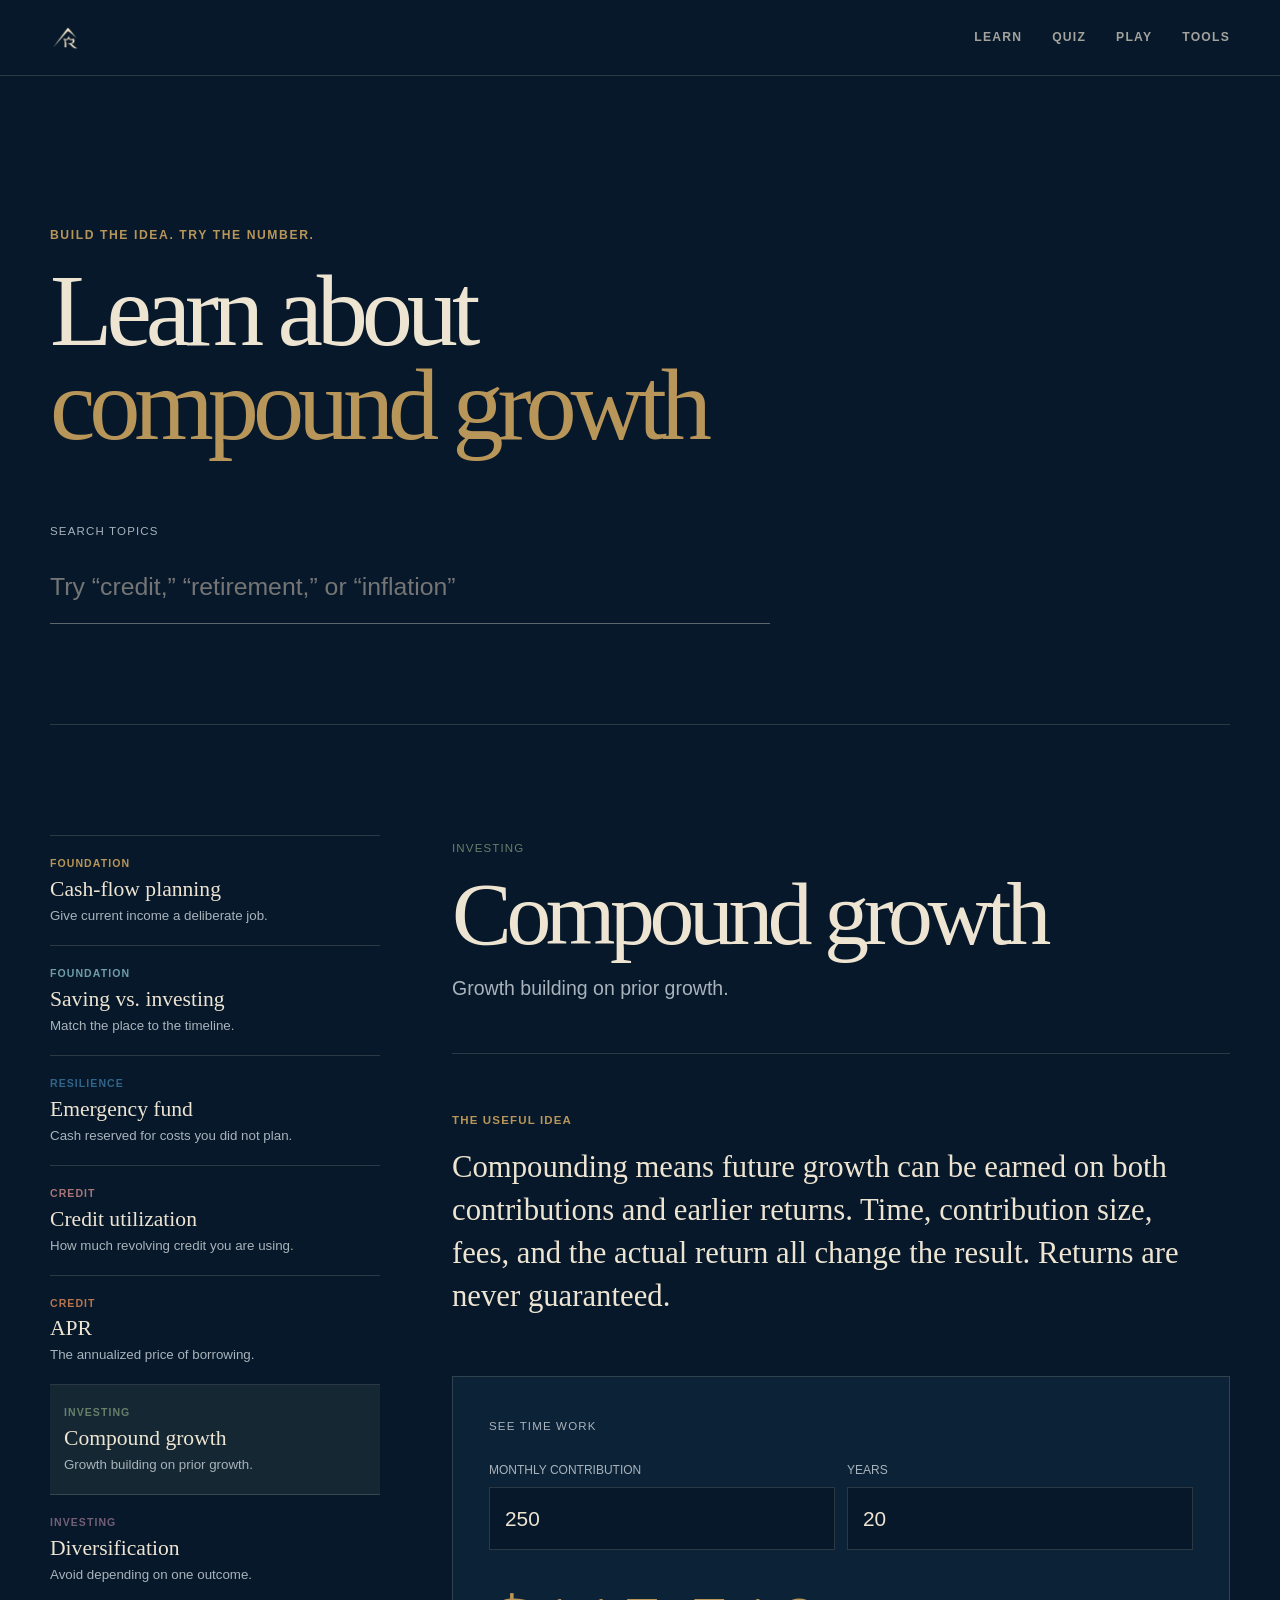
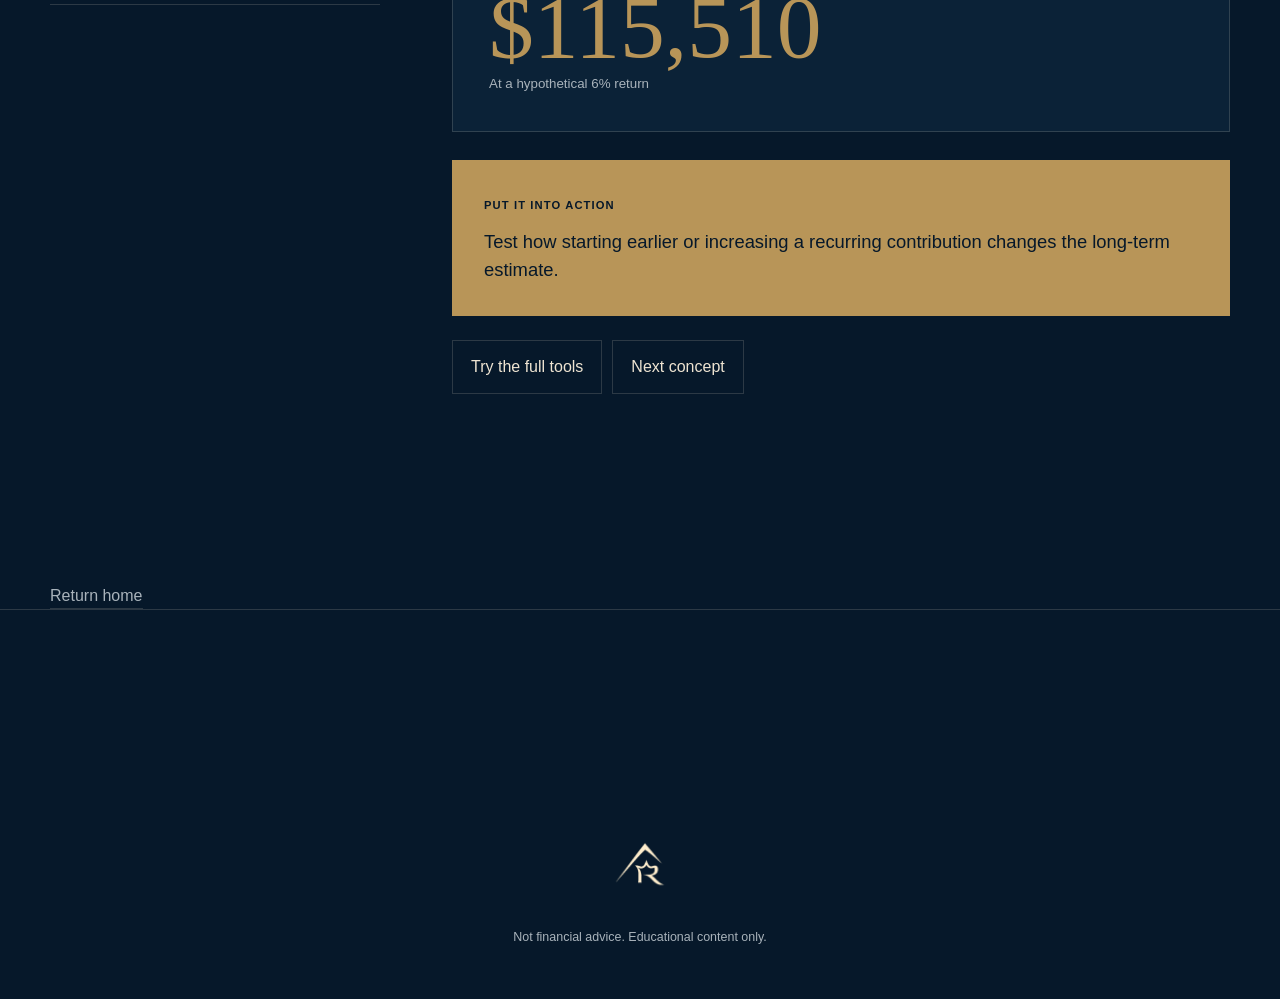
<file: finance/learn/index.html>
<!doctype html><html lang="en"><head><meta charset="utf-8"><meta name="viewport" content="width=device-width, initial-scale=1"><meta name="theme-color" content="#06182A"><title>Learn — Financial Literacy</title><link rel="icon" href="../assets/favicon.ico"><link rel="stylesheet" href="../styles.css?v=23"></head>
<body><header class="topbar"><div class="topbar-inner"><a class="top-logo" href="../" aria-label="Financial Literacy home"><img src="../assets/AR_mark_navy_1024.png" alt=""></a><nav aria-label="Primary navigation"><a href="./">Learn</a><a href="../#quiz">Quiz</a><a href="../games/">Play</a><a href="../tools/">Tools</a></nav></div></header>
<main class="page-main"><section class="learn-hero page-width"><span class="page-kicker">Build the idea. Try the number.</span><h1>Learn about <span class="learn-cycle" id="learn-cycle">compound growth</span></h1><label class="learn-search"><span>Search topics</span><input id="lesson-search" type="search" placeholder="Try “credit,” “retirement,” or “inflation”" autocomplete="off"></label></section>
<section class="subpage-section page-width learn-studio"><nav class="lesson-browser" id="lesson-browser" aria-label="Financial concepts"></nav><article class="lesson-stage" id="lesson-stage" aria-live="polite"></article></section><div class="page-width"><a class="back-link" href="../">Return home</a></div></main>
<footer class="site-footer"><a href="https://abdullah.rayees.org" aria-label="Visit Abdullah Rayees"><img src="../assets/AR_mark_navy_1024.png" alt=""></a><p>Not financial advice. Educational content only.</p></footer><script src="learn.js?v=11"></script></body></html>
</file>
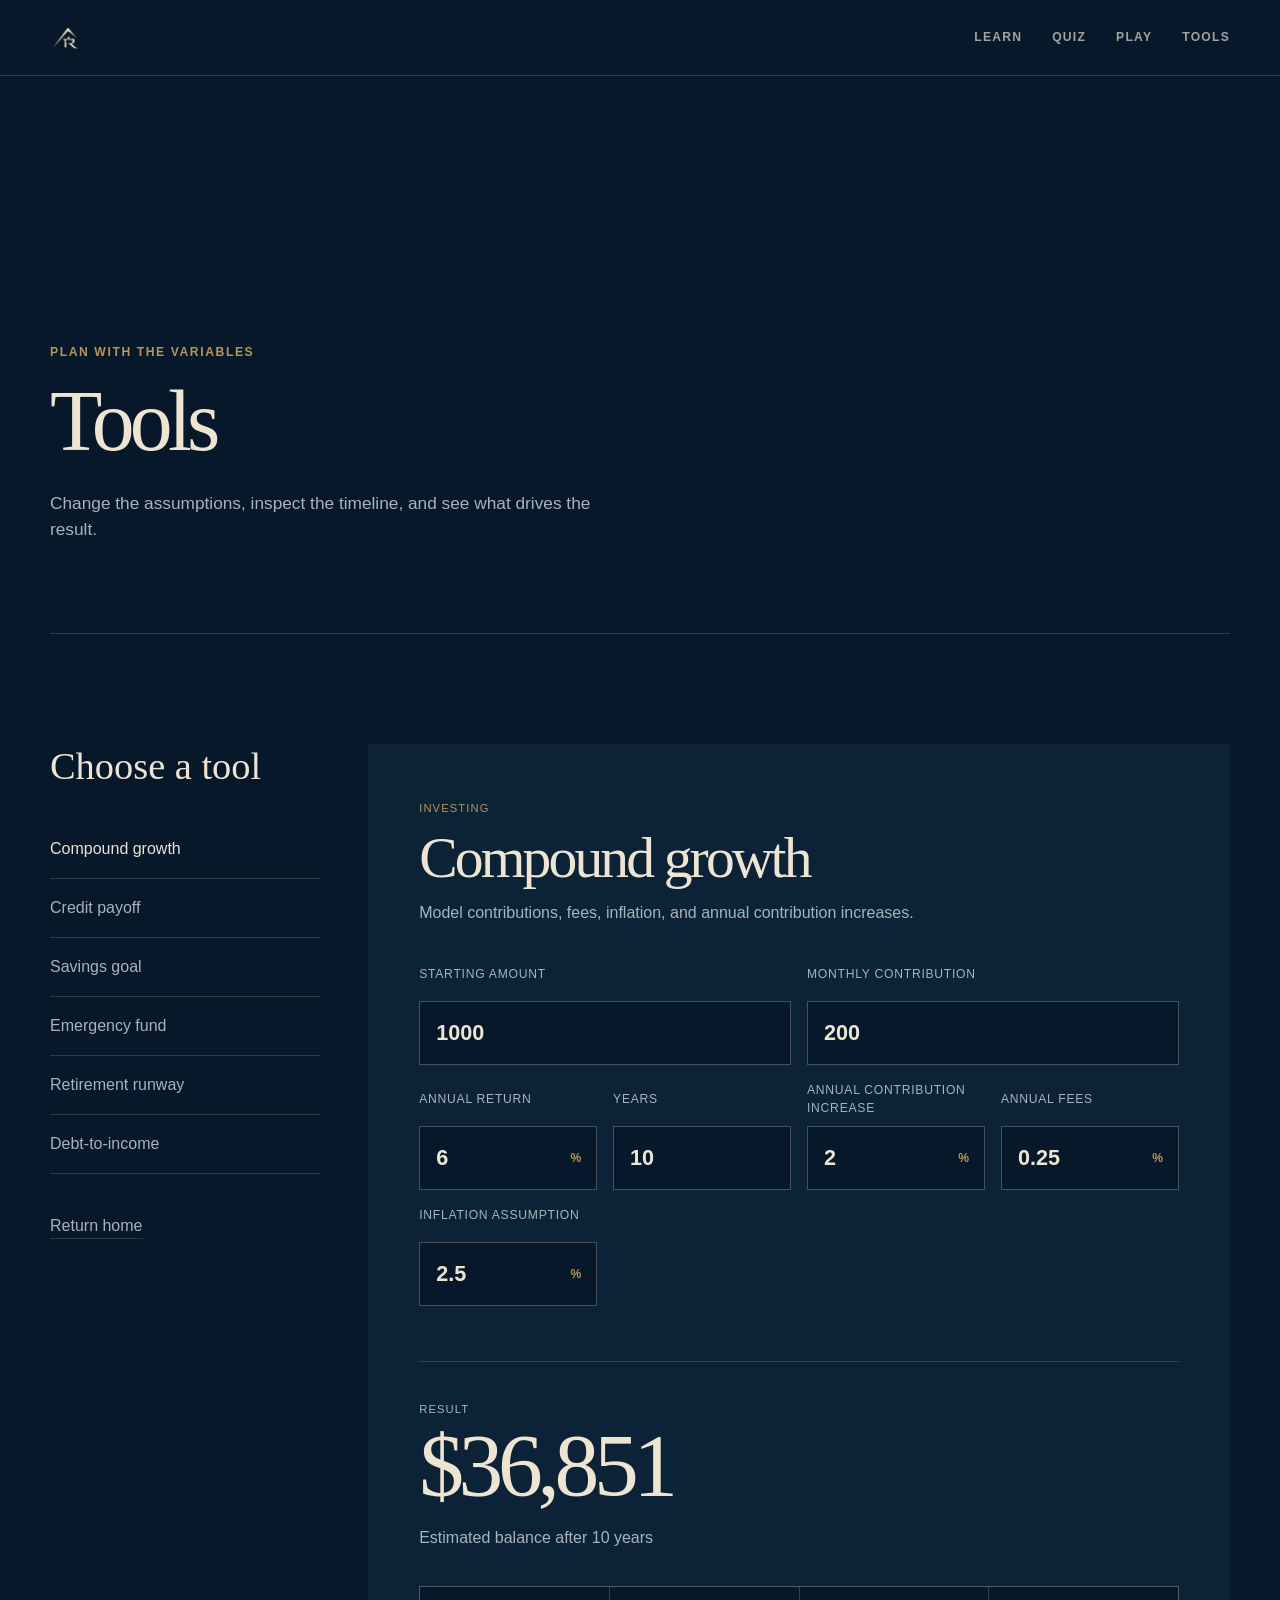
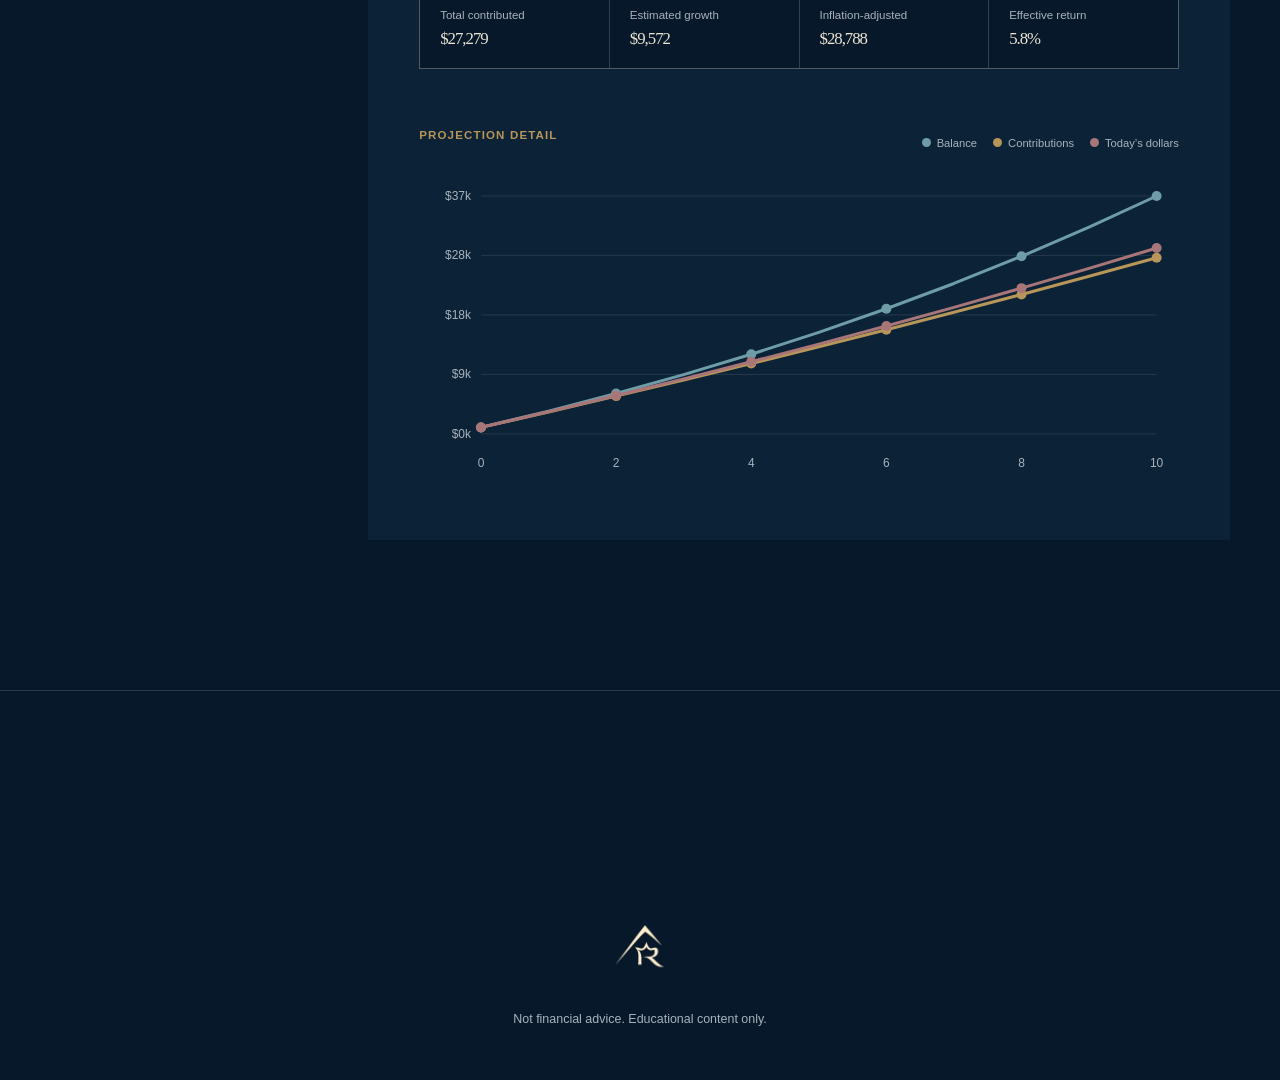
<file: finance/tools/index.html>
<!doctype html>
<html lang="en">
<head><meta charset="utf-8"><meta name="viewport" content="width=device-width, initial-scale=1"><meta name="theme-color" content="#06182A"><title>Tools — Financial Literacy</title><link rel="icon" href="../assets/favicon.ico"><link rel="stylesheet" href="../styles.css?v=23"></head>
<body>
  <header class="topbar"><div class="topbar-inner"><a class="top-logo" href="../" aria-label="Financial Literacy home"><img src="../assets/AR_mark_navy_1024.png" alt=""></a><nav aria-label="Primary navigation"><a href="../learn/">Learn</a><a href="../#quiz">Quiz</a><a href="../games/">Play</a><a href="./">Tools</a></nav></div></header>
  <main class="page-main"><section class="page-hero page-width"><div><span class="page-kicker">Plan with the variables</span><h1>Tools</h1><p>Change the assumptions, inspect the timeline, and see what drives the result.</p></div></section>
    <section class="subpage-section page-width"><div class="tools-layout tools-layout-expanded">
      <aside class="tool-nav"><h2>Choose a tool</h2><div class="tool-tabs" id="tool-tabs"><button class="active" data-tool="growth">Compound growth</button><button data-tool="payoff">Credit payoff</button><button data-tool="savings">Savings goal</button><button data-tool="emergency">Emergency fund</button><button data-tool="retirement">Retirement runway</button><button data-tool="dti">Debt-to-income</button></div><a class="back-link" href="../">Return home</a></aside>
      <div class="tool-workspace detailed-workspace" id="tool-workspace"></div>
    </div></section>
  </main>
  <footer class="site-footer"><a href="https://abdullah.rayees.org" aria-label="Visit Abdullah Rayees"><img src="../assets/AR_mark_navy_1024.png" alt=""></a><p>Not financial advice. Educational content only.</p></footer>
  <script src="tools.js?v=5"></script>
</body></html>
</file>
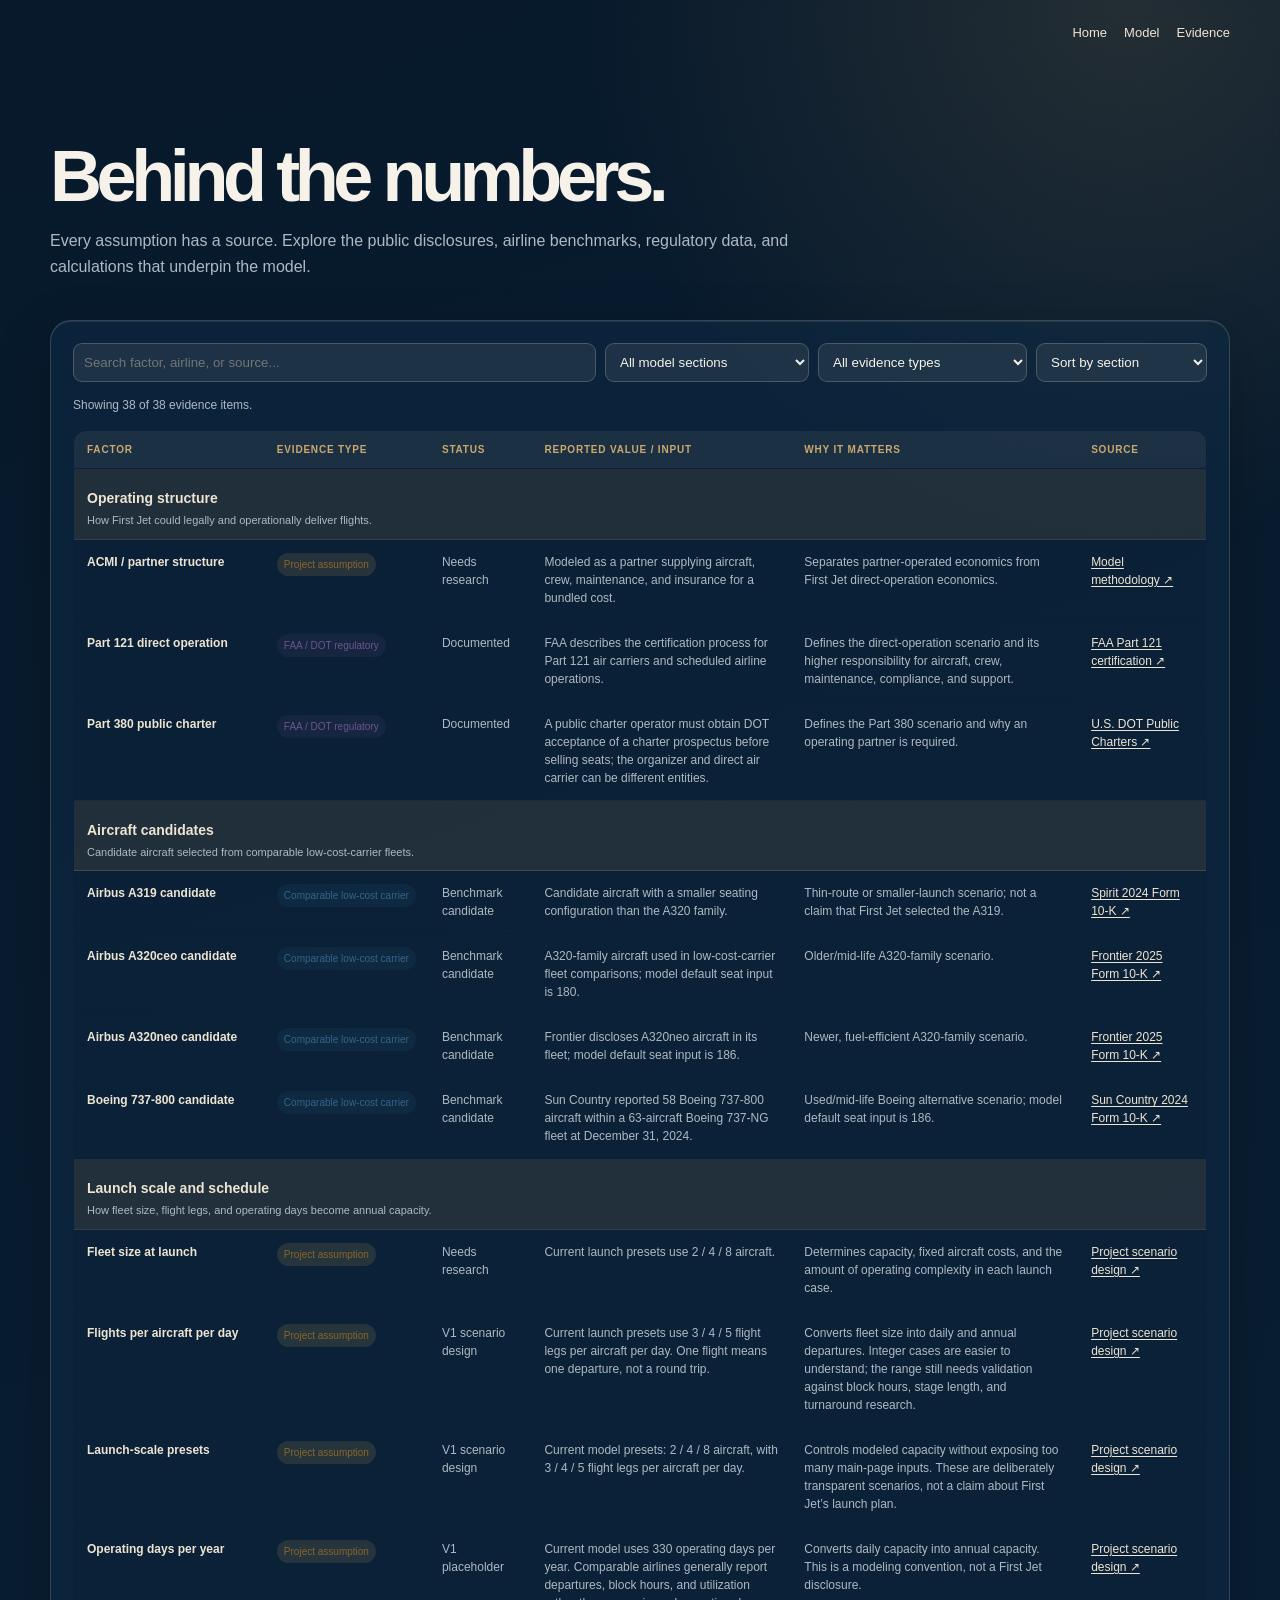
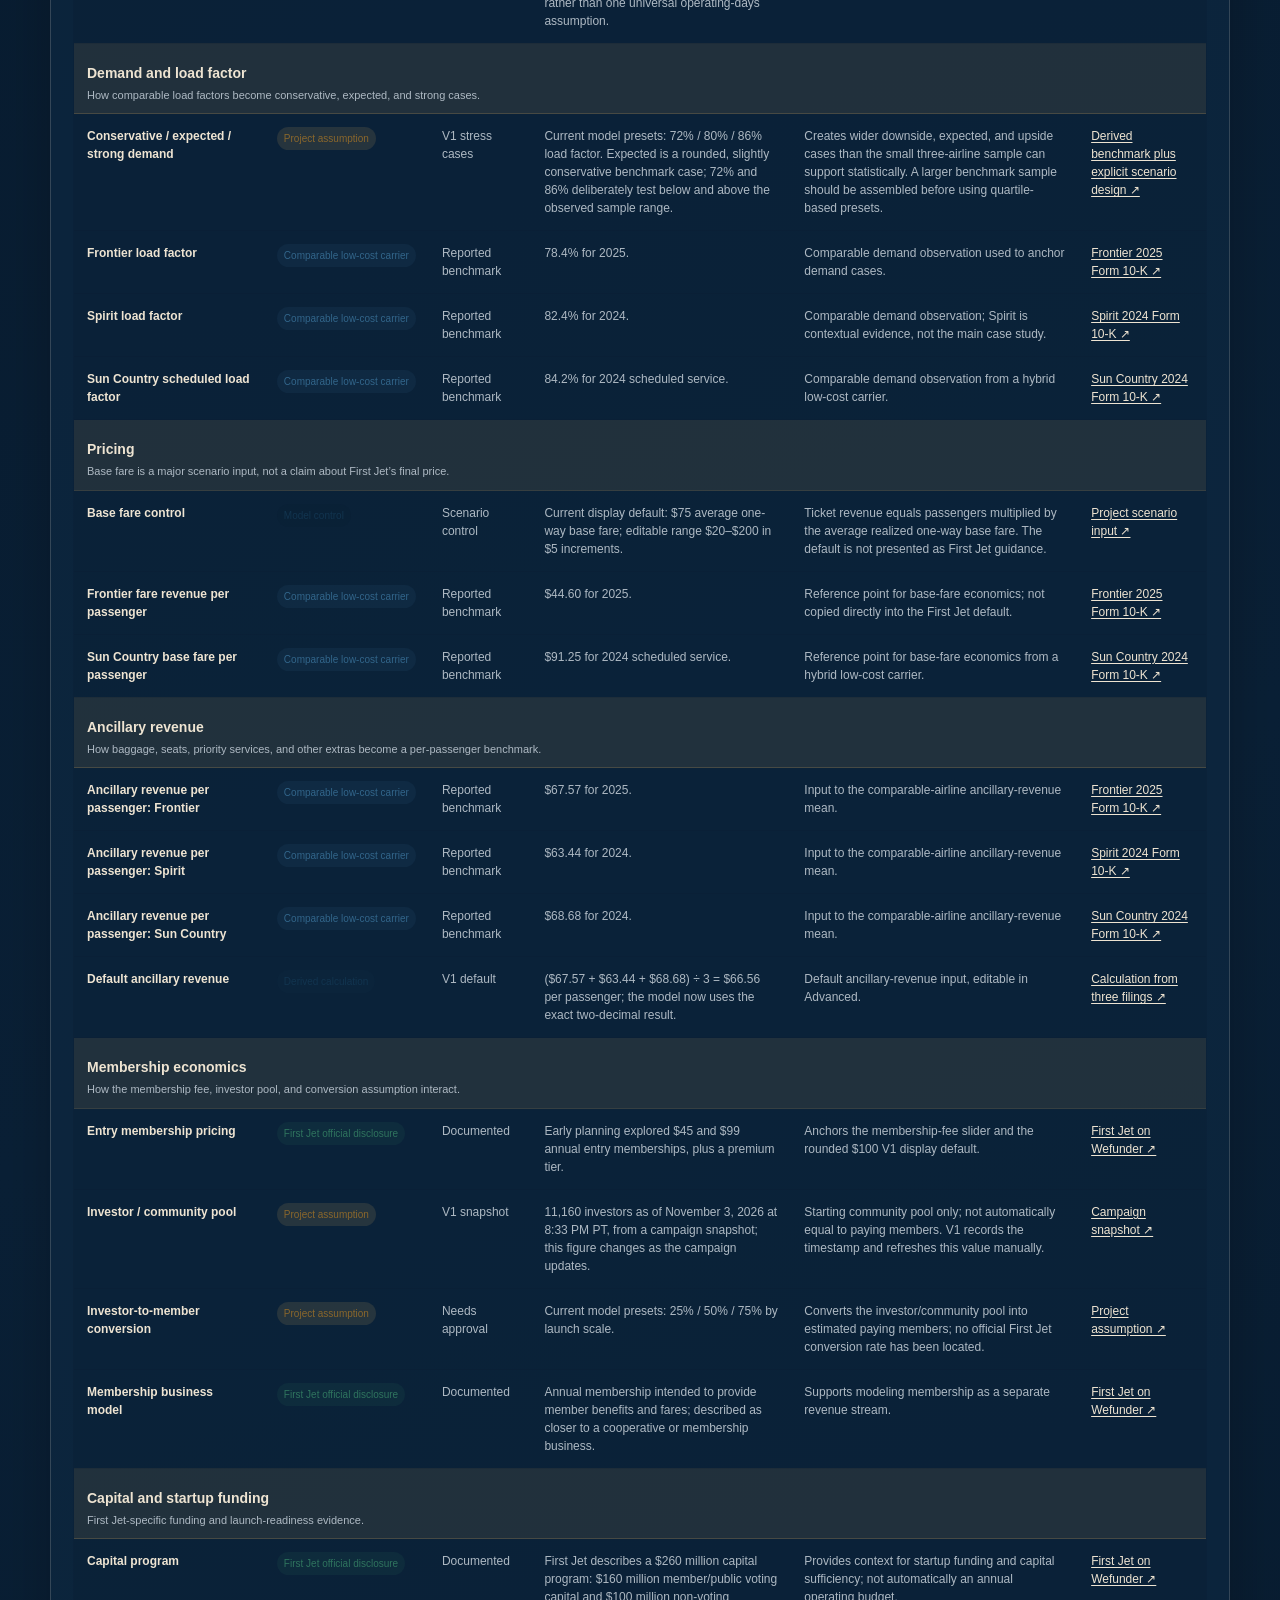
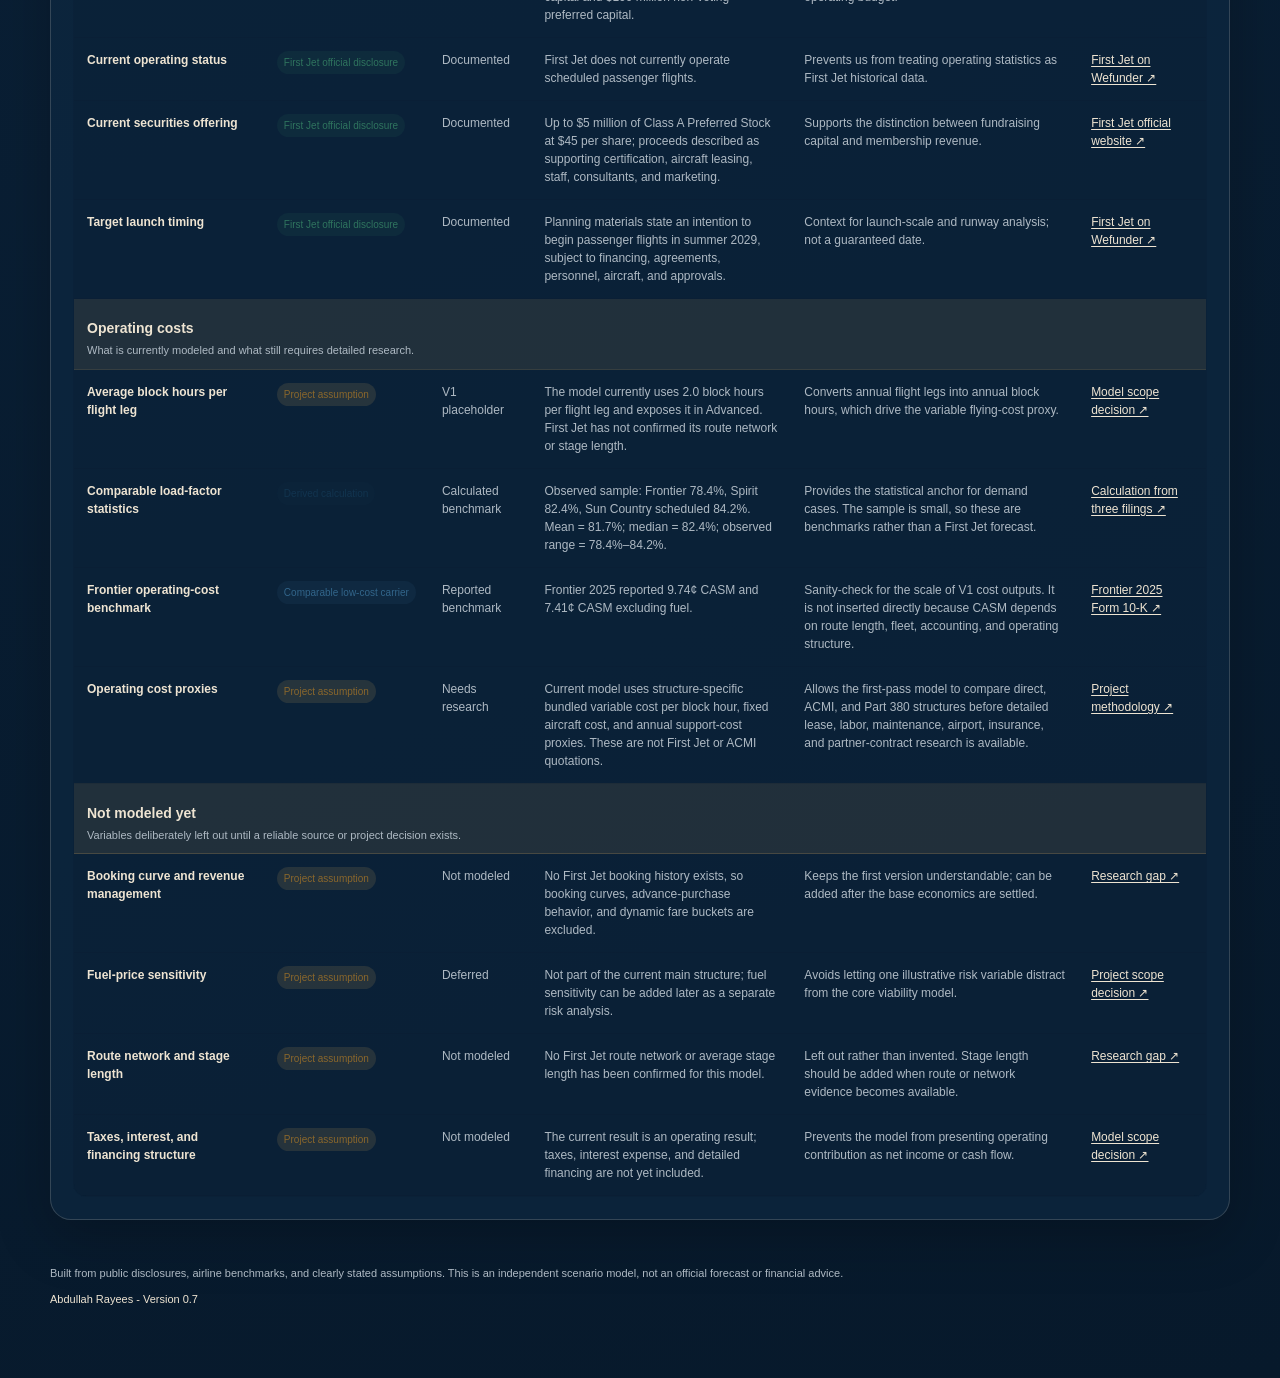
<file: firstjet/evidence/index.html>
<!doctype html>
<html lang="en">
<head>
<meta charset="utf-8"><meta name="viewport" content="width=device-width,initial-scale=1"><link rel="shortcut icon" href="../../favicon.ico?v=2"><title>Evidence</title>
<style>
:root{--champagne:#eee4d2;--navy:#07192b;--navy2:#12344f;--gold:#b89558;--muted:#657386;--line:rgba(7,25,43,.15);--green:#2f745e;--blue:#32658a;--purple:#6d558c}*{box-sizing:border-box}body{margin:0;color:var(--navy);font-family:-apple-system,BlinkMacSystemFont,"Helvetica Neue",Arial,sans-serif;background:linear-gradient(145deg,#faf7f1,#eee5d6 48%,#dfd0b8);min-height:100vh}.shell{width:min(1180px,calc(100% - 36px));margin:auto}nav{display:flex;justify-content:space-between;align-items:center;padding:25px 0;font-size:13px}.brand{font-weight:700;font-size:18px;letter-spacing:-.04em}.links{display:flex;gap:17px}.links a{color:var(--navy2);text-decoration:none}.hero{padding:60px 0 25px;max-width:800px}.eyebrow{color:var(--gold);font-size:11px;text-transform:uppercase;letter-spacing:.18em;font-weight:700}.hero h1{font-size:clamp(42px,6vw,72px);letter-spacing:-.075em;line-height:1;margin:15px 0}.hero p{color:var(--muted);line-height:1.6;font-size:16px}.card{background:rgba(255,255,255,.45);border:1px solid var(--line);border-radius:21px;padding:22px;box-shadow:0 18px 55px rgba(7,25,43,.08)}.toolbar{display:flex;gap:9px;flex-wrap:wrap;margin-bottom:14px}.toolbar input,.toolbar select{border:1px solid var(--line);border-radius:9px;background:rgba(255,255,255,.55);padding:10px;color:var(--navy)}.toolbar input{min-width:260px;flex:1}.summary{font-size:12px;color:var(--muted);line-height:1.5;margin:0 0 16px}.table-wrap{overflow:auto;border:1px solid var(--line);border-radius:13px}table{width:100%;min-width:1000px;border-collapse:collapse;font-size:12px;background:rgba(255,255,255,.18)}th,td{text-align:left;vertical-align:top;padding:13px;border-bottom:1px solid var(--line)}th{font-size:10px;text-transform:uppercase;letter-spacing:.08em;color:var(--muted);background:rgba(255,255,255,.35);position:sticky;top:0}td{line-height:1.5}td:first-child{font-weight:700;color:var(--navy2);min-width:170px}.section-row td{padding:19px 13px 10px;background:rgba(184,149,88,.12);border-top:1px solid rgba(184,149,88,.3);border-bottom:1px solid rgba(184,149,88,.25)}.section-row strong{display:block;color:var(--navy);font-size:14px;margin-bottom:3px}.section-row span{display:block;color:var(--muted);font-weight:400;font-size:11px}.tag{display:inline-block;padding:4px 7px;border-radius:999px;font-size:10px;white-space:nowrap;background:rgba(7,25,43,.08)}.tag.official{color:var(--green);background:rgba(47,116,94,.12)}.tag.comparable{color:var(--blue);background:rgba(50,101,138,.12)}.tag.regulatory{color:var(--purple);background:rgba(109,85,140,.12)}.tag.assumption{color:#8a672c;background:rgba(184,149,88,.16)}.tag.calculation{color:var(--navy2);background:rgba(18,52,79,.12)}.tag.control{color:var(--navy2);background:rgba(7,25,43,.1)}a.source{color:var(--navy2);text-decoration:underline;text-underline-offset:2px}.empty{padding:35px;text-align:center;color:var(--muted)}footer{padding:45px 0 70px;font-size:11px;color:var(--muted);line-height:1.6}@media(max-width:600px){.shell{width:calc(100% - 24px)}nav{padding:18px 0}.links{gap:10px;font-size:11px}.hero{padding-top:42px}.toolbar input{min-width:100%}}
</style><style>html{background:#07192b}body{background:radial-gradient(circle at 88% 0%,rgba(184,149,88,.16),transparent 34rem),linear-gradient(160deg,#07192b,#0a2036 55%,#07192b);color:#f7f2e9}.brand,.links a{color:#eee4d2}.hero p,.summary,td,footer{color:#aeb9c3}.card{background:rgba(14,41,66,.68);border-color:rgba(238,228,210,.18);box-shadow:0 18px 55px rgba(0,0,0,.22),inset 0 1px rgba(238,228,210,.1)}.toolbar input,.toolbar select{background:rgba(238,228,210,.08);color:#f7f2e9;border-color:rgba(238,228,210,.22)}table{background:rgba(7,25,43,.22)}th{background:rgba(238,228,210,.08);color:#c9a96e}td:first-child{color:#eee4d2}.section-row td{background:rgba(184,149,88,.13)}.section-row strong{color:#eee4d2}.section-row span{color:#aeb9c3}a.source{color:#eee4d2}.empty{color:#aeb9c3}</style></head>
<body><div class="shell"><nav style="justify-content:flex-end"><div class="links"><a href="../">Home</a><a href="../model/">Model</a><a href="./">Evidence</a></div></nav>
<section class="hero"><h1>Behind the numbers.</h1><p>Every assumption has a source. Explore the public disclosures, airline benchmarks, regulatory data, and calculations that underpin the model.</p></section>
<section class="card"><div class="toolbar"><input id="search" type="search" placeholder="Search factor, airline, or source..."><select id="section"><option value="all">All model sections</option><option value="structure">Operating structure</option><option value="aircraft">Aircraft candidates</option><option value="scale">Launch scale and schedule</option><option value="demand">Demand and load factor</option><option value="pricing">Pricing</option><option value="ancillary">Ancillary revenue</option><option value="membership">Membership economics</option><option value="capital">Capital and startup funding</option><option value="costs">Operating costs</option><option value="excluded">Not modeled yet</option></select><select id="category"><option value="all">All evidence types</option><option>First Jet official disclosure</option><option>Comparable low-cost carrier</option><option>FAA / DOT regulatory</option><option>Project assumption</option><option>Derived calculation</option><option>Model control</option></select><select id="sort"><option value="section">Sort by section</option><option value="factor">Sort by factor</option><option value="category">Sort by evidence type</option><option value="status">Sort by status</option></select></div><p class="summary" id="count"></p><div class="table-wrap"><table><thead><tr><th>Factor</th><th>Evidence type</th><th>Status</th><th>Reported value / input</th><th>Why it matters</th><th>Source</th></tr></thead><tbody id="rows"></tbody></table></div></section>
<footer><div>Built from public disclosures, airline benchmarks, and clearly stated assumptions. This is an independent scenario model, not an official forecast or financial advice.</div><span style="display:block;margin-top:8px;color:#eee4d2">Abdullah Rayees - Version 0.7</span></footer></div>
<script>
const data=[
{factor:'Membership business model',category:'First Jet official disclosure',status:'Documented',value:'Annual membership intended to provide member benefits and fares; described as closer to a cooperative or membership business.',use:'Supports modeling membership as a separate revenue stream.',source:'First Jet on Wefunder',url:'https://wefunder.com/firstjetairways'},
{factor:'Entry membership pricing',category:'First Jet official disclosure',status:'Documented',value:'Early planning explored $45 and $99 annual entry memberships, plus a premium tier.',use:'Anchors the membership-fee slider and the rounded $100 V1 display default.',source:'First Jet on Wefunder',url:'https://wefunder.com/firstjetairways'},
{factor:'Current operating status',category:'First Jet official disclosure',status:'Documented',value:'First Jet does not currently operate scheduled passenger flights.',use:'Prevents us from treating operating statistics as First Jet historical data.',source:'First Jet on Wefunder',url:'https://wefunder.com/firstjetairways'},
{factor:'Target launch timing',category:'First Jet official disclosure',status:'Documented',value:'Planning materials state an intention to begin passenger flights in summer 2029, subject to financing, agreements, personnel, aircraft, and approvals.',use:'Context for launch-scale and runway analysis; not a guaranteed date.',source:'First Jet on Wefunder',url:'https://wefunder.com/firstjetairways'},
{factor:'Capital program',category:'First Jet official disclosure',status:'Documented',value:'First Jet describes a $260 million capital program: $160 million member/public voting capital and $100 million non-voting preferred capital.',use:'Provides context for startup funding and capital sufficiency; not automatically an annual operating budget.',source:'First Jet on Wefunder',url:'https://wefunder.com/firstjetairways'},
{factor:'Current securities offering',category:'First Jet official disclosure',status:'Documented',value:'Up to $5 million of Class A Preferred Stock at $45 per share; proceeds described as supporting certification, aircraft leasing, staff, consultants, and marketing.',use:'Supports the distinction between fundraising capital and membership revenue.',source:'First Jet official website',url:'https://firstjetair.com/'},
{factor:'Investor / community pool',category:'Project assumption',status:'V1 snapshot',value:'11,160 investors as of November 3, 2026 at 8:33 PM PT, from a campaign snapshot; this figure changes as the campaign updates.',use:'Starting community pool only; not automatically equal to paying members. V1 records the timestamp and refreshes this value manually.',source:'Campaign snapshot',url:'https://wefunder.com/firstjetairways'},
{factor:'Part 121 direct operation',category:'FAA / DOT regulatory',status:'Documented',value:'FAA describes the certification process for Part 121 air carriers and scheduled airline operations.',use:'Defines the direct-operation scenario and its higher responsibility for aircraft, crew, maintenance, compliance, and support.',source:'FAA Part 121 certification',url:'https://www.faa.gov/licenses_certificates/airline_certification/air_carrier'},
{factor:'Part 380 public charter',category:'FAA / DOT regulatory',status:'Documented',value:'A public charter operator must obtain DOT acceptance of a charter prospectus before selling seats; the organizer and direct air carrier can be different entities.',use:'Defines the Part 380 scenario and why an operating partner is required.',source:'U.S. DOT Public Charters',url:'https://www.transportation.gov/policy/aviation-policy/licensing/public-charters'},
{factor:'ACMI / partner structure',category:'Project assumption',status:'Needs research',value:'Modeled as a partner supplying aircraft, crew, maintenance, and insurance for a bundled cost.',use:'Separates partner-operated economics from First Jet direct-operation economics.',source:'Model methodology',url:'https://www.transportation.gov/airconsumer/charter-flights'},
{factor:'Airbus A319 candidate',category:'Comparable low-cost carrier',status:'Benchmark candidate',value:'Candidate aircraft with a smaller seating configuration than the A320 family.',use:'Thin-route or smaller-launch scenario; not a claim that First Jet selected the A319.',source:'Spirit 2024 Form 10-K',url:'https://www.sec.gov/Archives/edgar/data/1498710/000149871025000008/save-20241231.htm'},
{factor:'Airbus A320ceo candidate',category:'Comparable low-cost carrier',status:'Benchmark candidate',value:'A320-family aircraft used in low-cost-carrier fleet comparisons; model default seat input is 180.',use:'Older/mid-life A320-family scenario.',source:'Frontier 2025 Form 10-K',url:'https://www.sec.gov/Archives/edgar/data/1670076/000167007626000020/fron-20251231.htm'},
{factor:'Airbus A320neo candidate',category:'Comparable low-cost carrier',status:'Benchmark candidate',value:'Frontier discloses A320neo aircraft in its fleet; model default seat input is 186.',use:'Newer, fuel-efficient A320-family scenario.',source:'Frontier 2025 Form 10-K',url:'https://www.sec.gov/Archives/edgar/data/1670076/000167007626000020/fron-20251231.htm'},
{factor:'Boeing 737-800 candidate',category:'Comparable low-cost carrier',status:'Benchmark candidate',value:'Sun Country reported 58 Boeing 737-800 aircraft within a 63-aircraft Boeing 737-NG fleet at December 31, 2024.',use:'Used/mid-life Boeing alternative scenario; model default seat input is 186.',source:'Sun Country 2024 Form 10-K',url:'https://www.sec.gov/Archives/edgar/data/1743907/000174390725000005/sncy-20241231.htm'},
{factor:'Frontier load factor',category:'Comparable low-cost carrier',status:'Reported benchmark',value:'78.4% for 2025.',use:'Comparable demand observation used to anchor demand cases.',source:'Frontier 2025 Form 10-K',url:'https://www.sec.gov/Archives/edgar/data/1670076/000167007626000020/fron-20251231.htm'},
{factor:'Spirit load factor',category:'Comparable low-cost carrier',status:'Reported benchmark',value:'82.4% for 2024.',use:'Comparable demand observation; Spirit is contextual evidence, not the main case study.',source:'Spirit 2024 Form 10-K',url:'https://www.sec.gov/Archives/edgar/data/1498710/000149871025000008/save-20241231.htm'},
{factor:'Sun Country scheduled load factor',category:'Comparable low-cost carrier',status:'Reported benchmark',value:'84.2% for 2024 scheduled service.',use:'Comparable demand observation from a hybrid low-cost carrier.',source:'Sun Country 2024 Form 10-K',url:'https://www.sec.gov/Archives/edgar/data/1743907/000174390725000005/sncy-20241231.htm'},
{factor:'Ancillary revenue per passenger: Frontier',category:'Comparable low-cost carrier',status:'Reported benchmark',value:'$67.57 for 2025.',use:'Input to the comparable-airline ancillary-revenue mean.',source:'Frontier 2025 Form 10-K',url:'https://www.sec.gov/Archives/edgar/data/1670076/000167007626000020/fron-20251231.htm'},
{factor:'Ancillary revenue per passenger: Spirit',category:'Comparable low-cost carrier',status:'Reported benchmark',value:'$63.44 for 2024.',use:'Input to the comparable-airline ancillary-revenue mean.',source:'Spirit 2024 Form 10-K',url:'https://www.sec.gov/Archives/edgar/data/1498710/000149871025000008/save-20241231.htm'},
{factor:'Ancillary revenue per passenger: Sun Country',category:'Comparable low-cost carrier',status:'Reported benchmark',value:'$68.68 for 2024.',use:'Input to the comparable-airline ancillary-revenue mean.',source:'Sun Country 2024 Form 10-K',url:'https://www.sec.gov/Archives/edgar/data/1743907/000174390725000005/sncy-20241231.htm'},
{factor:'Default ancillary revenue',category:'Derived calculation',status:'V1 default',value:'($67.57 + $63.44 + $68.68) ÷ 3 = $66.56 per passenger; the model now uses the exact two-decimal result.',use:'Default ancillary-revenue input, editable in Advanced.',source:'Calculation from three filings',url:'https://www.sec.gov/Archives/edgar/data/1670076/000167007626000020/fron-20251231.htm'},
{factor:'Comparable load-factor statistics',category:'Derived calculation',status:'Calculated benchmark',value:'Observed sample: Frontier 78.4%, Spirit 82.4%, Sun Country scheduled 84.2%. Mean = 81.7%; median = 82.4%; observed range = 78.4%–84.2%.',use:'Provides the statistical anchor for demand cases. The sample is small, so these are benchmarks rather than a First Jet forecast.',source:'Calculation from three filings',url:'https://www.sec.gov/Archives/edgar/data/1670076/000167007626000020/fron-20251231.htm'},
{factor:'Conservative / expected / strong demand',category:'Project assumption',status:'V1 stress cases',value:'Current model presets: 72% / 80% / 86% load factor. Expected is a rounded, slightly conservative benchmark case; 72% and 86% deliberately test below and above the observed sample range.',use:'Creates wider downside, expected, and upside cases than the small three-airline sample can support statistically. A larger benchmark sample should be assembled before using quartile-based presets.',source:'Derived benchmark plus explicit scenario design',url:'https://www.sec.gov/Archives/edgar/data/1670076/000167007626000020/fron-20251231.htm'},
{factor:'Launch-scale presets',category:'Project assumption',status:'V1 scenario design',value:'Current model presets: 2 / 4 / 8 aircraft, with 3 / 4 / 5 flight legs per aircraft per day.',use:'Controls modeled capacity without exposing too many main-page inputs. These are deliberately transparent scenarios, not a claim about First Jet’s launch plan.',source:'Project scenario design',url:'https://www.sec.gov/Archives/edgar/data/1670076/000167007626000020/fron-20251231.htm'},
{factor:'Investor-to-member conversion',category:'Project assumption',status:'Needs approval',value:'Current model presets: 25% / 50% / 75% by launch scale.',use:'Converts the investor/community pool into estimated paying members; no official First Jet conversion rate has been located.',source:'Project assumption',url:'https://wefunder.com/firstjetairways'},
{factor:'Base fare control',category:'Model control',status:'Scenario control',value:'Current display default: $75 average one-way base fare; editable range $20–$200 in $5 increments.',use:'Ticket revenue equals passengers multiplied by the average realized one-way base fare. The default is not presented as First Jet guidance.',source:'Project scenario input',url:'https://www.sec.gov/Archives/edgar/data/1670076/000167007626000020/fron-20251231.htm'},
{factor:'Operating cost proxies',category:'Project assumption',status:'Needs research',value:'Current model uses structure-specific bundled variable cost per block hour, fixed aircraft cost, and annual support-cost proxies. These are not First Jet or ACMI quotations.',use:'Allows the first-pass model to compare direct, ACMI, and Part 380 structures before detailed lease, labor, maintenance, airport, insurance, and partner-contract research is available.',source:'Project methodology',url:'https://www.faa.gov/licenses_certificates/airline_certification/air_carrier'},
{factor:'Frontier operating-cost benchmark',category:'Comparable low-cost carrier',status:'Reported benchmark',value:'Frontier 2025 reported 9.74¢ CASM and 7.41¢ CASM excluding fuel.',use:'Sanity-check for the scale of V1 cost outputs. It is not inserted directly because CASM depends on route length, fleet, accounting, and operating structure.',source:'Frontier 2025 Form 10-K',url:'https://www.sec.gov/Archives/edgar/data/1670076/000167007626000020/fron-20251231.htm'},
{factor:'Flights per aircraft per day',category:'Project assumption',status:'V1 scenario design',value:'Current launch presets use 3 / 4 / 5 flight legs per aircraft per day. One flight means one departure, not a round trip.',use:'Converts fleet size into daily and annual departures. Integer cases are easier to understand; the range still needs validation against block hours, stage length, and turnaround research.',source:'Project scenario design',url:'https://www.sec.gov/Archives/edgar/data/1670076/000167007626000020/fron-20251231.htm'},
{factor:'Average block hours per flight leg',category:'Project assumption',status:'V1 placeholder',value:'The model currently uses 2.0 block hours per flight leg and exposes it in Advanced. First Jet has not confirmed its route network or stage length.',use:'Converts annual flight legs into annual block hours, which drive the variable flying-cost proxy.',source:'Model scope decision',url:'https://firstjetair.com/'},
{factor:'Operating days per year',category:'Project assumption',status:'V1 placeholder',value:'Current model uses 330 operating days per year. Comparable airlines generally report departures, block hours, and utilization rather than one universal operating-days assumption.',use:'Converts daily capacity into annual capacity. This is a modeling convention, not a First Jet disclosure.',source:'Project scenario design',url:'https://www.sec.gov/Archives/edgar/data/1670076/000167007626000020/fron-20251231.htm'},
{factor:'Fleet size at launch',category:'Project assumption',status:'Needs research',value:'Current launch presets use 2 / 4 / 8 aircraft.',use:'Determines capacity, fixed aircraft costs, and the amount of operating complexity in each launch case.',source:'Project scenario design',url:'https://www.sec.gov/Archives/edgar/data/1670076/000167007626000020/fron-20251231.htm'},
{factor:'Frontier fare revenue per passenger',category:'Comparable low-cost carrier',status:'Reported benchmark',value:'$44.60 for 2025.',use:'Reference point for base-fare economics; not copied directly into the First Jet default.',source:'Frontier 2025 Form 10-K',url:'https://www.sec.gov/Archives/edgar/data/1670076/000167007626000020/fron-20251231.htm'},
{factor:'Sun Country base fare per passenger',category:'Comparable low-cost carrier',status:'Reported benchmark',value:'$91.25 for 2024 scheduled service.',use:'Reference point for base-fare economics from a hybrid low-cost carrier.',source:'Sun Country 2024 Form 10-K',url:'https://www.sec.gov/Archives/edgar/data/1743907/000174390725000005/sncy-20241231.htm'},
{factor:'Route network and stage length',category:'Project assumption',status:'Not modeled',value:'No First Jet route network or average stage length has been confirmed for this model.',use:'Left out rather than invented. Stage length should be added when route or network evidence becomes available.',source:'Research gap',url:'https://firstjetair.com/'},
{factor:'Taxes, interest, and financing structure',category:'Project assumption',status:'Not modeled',value:'The current result is an operating result; taxes, interest expense, and detailed financing are not yet included.',use:'Prevents the model from presenting operating contribution as net income or cash flow.',source:'Model scope decision',url:'https://firstjetair.com/'},
{factor:'Booking curve and revenue management',category:'Project assumption',status:'Not modeled',value:'No First Jet booking history exists, so booking curves, advance-purchase behavior, and dynamic fare buckets are excluded.',use:'Keeps the first version understandable; can be added after the base economics are settled.',source:'Research gap',url:'https://firstjetair.com/'},
{factor:'Fuel-price sensitivity',category:'Project assumption',status:'Deferred',value:'Not part of the current main structure; fuel sensitivity can be added later as a separate risk analysis.',use:'Avoids letting one illustrative risk variable distract from the core viability model.',source:'Project scope decision',url:'https://www.sec.gov/Archives/edgar/data/1670076/000167007626000020/fron-20251231.htm'}
];
const sectionInfo={structure:['Operating structure','How First Jet could legally and operationally deliver flights.'],aircraft:['Aircraft candidates','Candidate aircraft selected from comparable low-cost-carrier fleets.'],scale:['Launch scale and schedule','How fleet size, flight legs, and operating days become annual capacity.'],demand:['Demand and load factor','How comparable load factors become conservative, expected, and strong cases.'],pricing:['Pricing','Base fare is a major scenario input, not a claim about First Jet’s final price.'],ancillary:['Ancillary revenue','How baggage, seats, priority services, and other extras become a per-passenger benchmark.'],membership:['Membership economics','How the membership fee, investor pool, and conversion assumption interact.'],capital:['Capital and startup funding','First Jet-specific funding and launch-readiness evidence.'],costs:['Operating costs','What is currently modeled and what still requires detailed research.'],excluded:['Not modeled yet','Variables deliberately left out until a reliable source or project decision exists.']};const sectionOrder=['structure','aircraft','scale','demand','pricing','ancillary','membership','capital','costs','excluded'];
function sectionFor(f){if(/Part 121|Part 380|ACMI/.test(f))return'structure';if(/candidate/.test(f))return'aircraft';if(/Launch-scale|Flights per aircraft|Operating days|Fleet size/.test(f))return'scale';if(/load factor|demand/i.test(f))return'demand';if(/fare|Base fare/.test(f))return'pricing';if(/ancillary/i.test(f))return'ancillary';if(/Membership|Investor|conversion/i.test(f))return'membership';if(/Capital|securities|launch timing|operating status/i.test(f))return'capital';if(/cost/i.test(f))return'costs';if(/Route|Taxes|Booking|Fuel-price/.test(f))return'excluded';return'costs'}data.forEach(x=>x.section=sectionFor(x.factor));
const section=document.getElementById('section'),rows=document.getElementById('rows'),search=document.getElementById('search'),category=document.getElementById('category'),sort=document.getElementById('sort');function cls(c){return c.includes('First Jet')?'official':c.includes('Comparable')?'comparable':c.includes('FAA')?'regulatory':c.includes('Derived')?'calculation':c.includes('Model control')?'control':'assumption'}function render(){const q=search.value.toLowerCase(),cat=category.value,sec=section.value;let out=data.filter(x=>(cat==='all'||x.category===cat)&&(sec==='all'||x.section===sec)&&[x.factor,x.category,x.status,x.value,x.use,x.source].join(' ').toLowerCase().includes(q));out.sort((a,b)=>sort.value==='section'?sectionOrder.indexOf(a.section)-sectionOrder.indexOf(b.section)||a.factor.localeCompare(b.factor):String(a[sort.value]).localeCompare(String(b[sort.value])));document.getElementById('count').textContent=`Showing ${out.length} of ${data.length} evidence items.`;let previous='';rows.innerHTML=out.map(x=>{const header=sort.value==='section'&&x.section!==previous?(previous=x.section,`<tr class="section-row"><td colspan="6"><strong>${sectionInfo[x.section][0]}</strong><span>${sectionInfo[x.section][1]}</span></td></tr>`):'';return header+`<tr><td>${x.factor}</td><td><span class="tag ${cls(x.category)}">${x.category}</span></td><td>${x.status}</td><td>${x.value}</td><td>${x.use}</td><td><a class="source" href="${x.url}" target="_blank" rel="noreferrer">${x.source} ↗</a></td></tr>`}).join('')||'<tr><td colspan="6"><div class="empty">No evidence items match this search.</div></td></tr>'}search.oninput=render;category.onchange=render;section.onchange=render;sort.onchange=render;render();
</script></body></html>
</file>
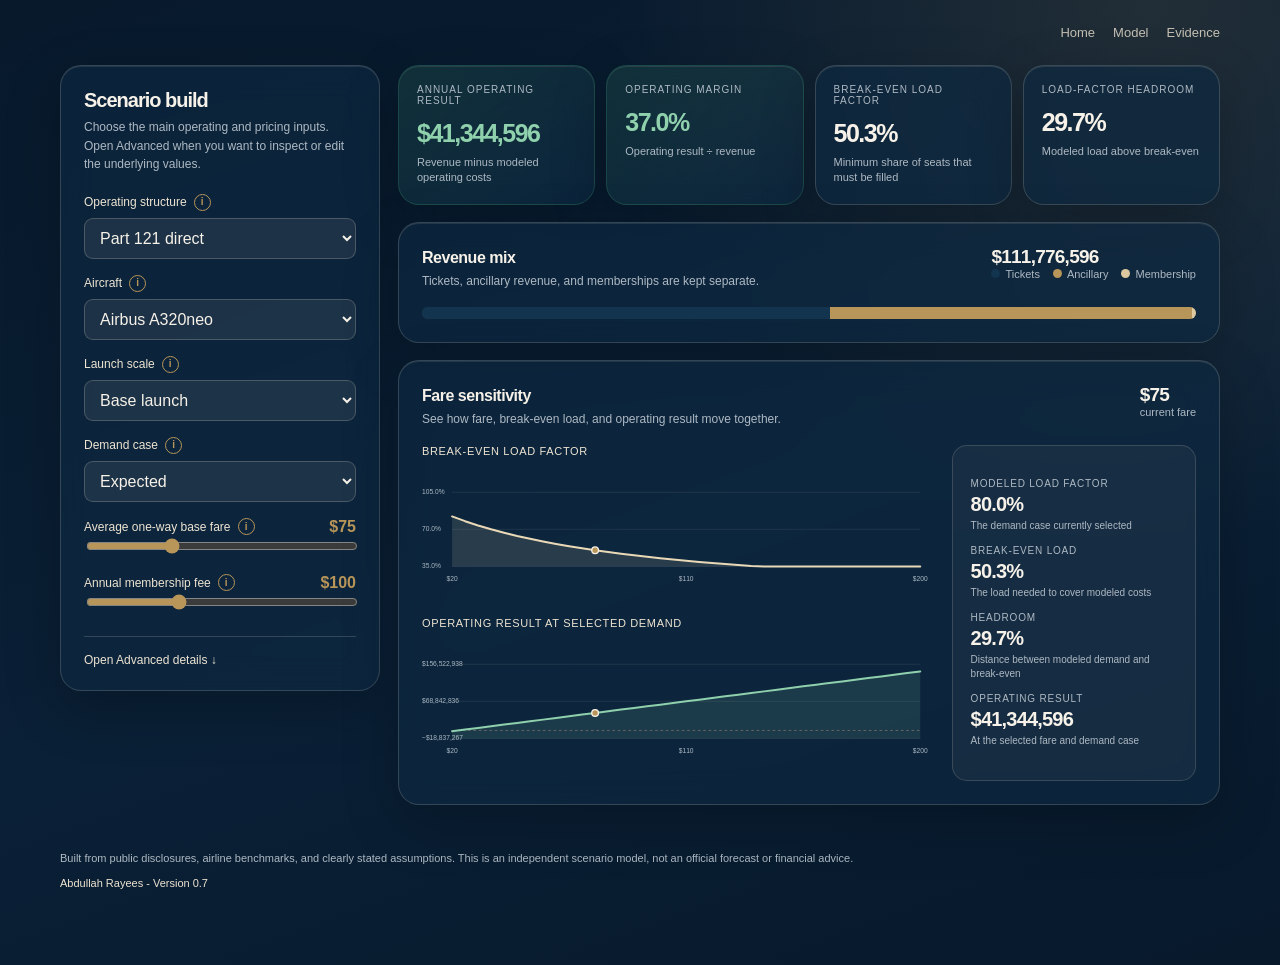
<file: firstjet/model/index.html>
<!doctype html>
<html lang="en">
<head>
  <meta charset="utf-8">
  <meta name="viewport" content="width=device-width, initial-scale=1">
  <meta name="theme-color" content="#07192b">
  <link rel="shortcut icon" href="../../favicon.ico?v=2">
  <title>Airline Model</title>
  <style>
    :root {
      --navy: #07192b;
      --navy-2: #12344f;
      --navy-3: #0b263f;
      --champagne: #eee4d2;
      --champagne-bright: #f7f2e9;
      --gold: #b89558;
      --muted: #aeb9c3;
      --line: rgba(238, 228, 210, .18);
      --green: #8fd0ad;
      --red: #e39b91;
    }

    * { box-sizing: border-box; }
    html { background: var(--navy); scroll-behavior: smooth; }
    body {
      min-height: 100vh;
      margin: 0;
      color: var(--champagne-bright);
      background: radial-gradient(circle at 90% 0%, rgba(184,149,88,.14), transparent 34rem), linear-gradient(160deg, #07192b, #0a2036 55%, #07192b);
      font-family: -apple-system, BlinkMacSystemFont, "Helvetica Neue", Arial, sans-serif;
    }
    button, input, select { font: inherit; }
    button { cursor: pointer; }
    a { color: inherit; }
    .shell { width: min(1160px, calc(100% - 36px)); margin: auto; }
    nav { display: flex; justify-content: flex-end; padding: 25px 0; font-size: 13px; }
    .nav-links { display: flex; gap: 18px; }
    .nav-links a { color: var(--champagne); text-decoration: none; opacity: .8; }
    .nav-links a:hover, .nav-links a:focus-visible { opacity: 1; text-decoration: underline; }

    .layout { display: grid; grid-template-columns: 320px minmax(0, 1fr); gap: 18px; align-items: start; }
    .card {
      border: 1px solid var(--line);
      border-radius: 21px;
      background: rgba(14, 41, 66, .66);
      box-shadow: 0 18px 55px rgba(0,0,0,.22), inset 0 1px rgba(238,228,210,.1);
      backdrop-filter: blur(16px);
    }
    .controls { position: sticky; top: 16px; padding: 23px; }
    .controls h1 { margin: 0 0 6px; color: var(--champagne-bright); font-size: 20px; letter-spacing: -.05em; }
    .controls > p { margin: 0 0 20px; color: var(--muted); font-size: 12px; line-height: 1.55; }
    .field { margin: 16px 0; }
    .field label, .range-row label { display: flex; flex-wrap: wrap; align-items: center; gap: 7px; color: var(--champagne); font-size: 12px; }
    .field label { margin-bottom: 7px; }
    .range-row { display: flex; align-items: center; justify-content: space-between; gap: 9px; }
    .range-row label { margin: 0; }
    select, input[type="number"] {
      width: 100%;
      padding: 10px 11px;
      border: 1px solid rgba(238,228,210,.22);
      border-radius: 9px;
      outline: none;
      color: var(--champagne-bright);
      background: rgba(238,228,210,.08);
    }
    select:focus, input:focus { border-color: var(--gold); }
    input[type="range"] { width: 100%; accent-color: var(--gold); }
    .value { color: var(--gold); font-weight: 700; white-space: nowrap; }

    .info-wrap {
      display: inline-flex;
      flex: 0 0 auto;
      flex-wrap: wrap;
      align-items: center;
      min-width: 17px;
    }
    .info-wrap.open {
      flex-basis: 100%;
      margin-top: 8px;
    }
    .info {
      display: inline-flex;
      align-items: center;
      justify-content: center;
      width: 17px;
      height: 17px;
      padding: 0;
      border: 1px solid var(--gold);
      border-radius: 50%;
      color: var(--gold);
      background: transparent;
      font-size: 10px;
      font-weight: 700;
      line-height: 1;
    }
    .info:focus-visible { outline: 2px solid var(--champagne); outline-offset: 2px; }
    .info-wrap .tip {
      display: none;
      flex: 0 0 100%;
      width: 100%;
      margin-top: 10px;
      padding: 12px;
      border: 1px solid rgba(238,228,210,.22);
      border-radius: 11px;
      color: var(--champagne-bright);
      background: #07192b;
      box-shadow: 0 14px 34px rgba(0,0,0,.28);
      font-size: 11px;
      font-weight: 400;
      line-height: 1.5;
      text-align: left;
    }
    .info-wrap.open .tip { display: block; }

    .details-link {
      display: block;
      margin-top: 22px;
      padding-top: 16px;
      border-top: 1px solid var(--line);
      color: var(--champagne);
      font-size: 12px;
      text-decoration: none;
    }
    .details-link:hover, .details-link:focus-visible { color: var(--champagne-bright); }
    .advanced { display: none; margin-top: 18px; padding: 18px; }
    .advanced.open { display: block; }
    .advanced h2 { margin: 0 0 4px; font-size: 16px; letter-spacing: -.03em; }
    .advanced > p { margin: 0 0 15px; color: var(--muted); font-size: 11px; line-height: 1.5; }
    .advanced-grid { display: grid; gap: 9px; }
    .advanced-field { padding: 11px; border: 1px solid rgba(238,228,210,.16); border-radius: 13px; background: rgba(238,228,210,.045); }
    .advanced-label { display: flex; flex-wrap: wrap; align-items: center; gap: 7px; margin-bottom: 4px; color: var(--champagne); font-size: 11px; }
    .field-status { display: block; margin-bottom: 7px; color: var(--muted); font-size: 9px; line-height: 1.35; }
    .advanced-field input[type="number"], .advanced-field input[type="range"] { margin-top: 2px; }
    .advanced-note { margin: 14px 0 0; color: var(--muted); font-size: 10px; line-height: 1.5; }

    .results { display: grid; grid-template-columns: repeat(4, minmax(0, 1fr)); gap: 11px; }
    .metric { min-height: 118px; padding: 18px; }
    .metric span { display: block; color: var(--muted); font-size: 10px; letter-spacing: .1em; text-transform: uppercase; }
    .metric strong { display: block; margin-top: 13px; color: var(--champagne-bright); font-size: 25px; letter-spacing: -.06em; }
    .metric small { display: block; margin-top: 7px; color: var(--muted); font-size: 11px; line-height: 1.4; }
    .metric.positive { border-color: rgba(47,116,94,.42); background: linear-gradient(145deg, rgba(47,116,94,.25), rgba(14,41,66,.66)); }
    .metric.negative { border-color: rgba(165,77,66,.42); background: linear-gradient(145deg, rgba(165,77,66,.25), rgba(14,41,66,.66)); }
    .metric.positive strong { color: var(--green); }
    .metric.negative strong { color: var(--red); }

    .wide { margin-top: 17px; padding: 23px; }
    .wide-head { display: flex; align-items: baseline; justify-content: space-between; gap: 15px; margin-bottom: 17px; }
    .wide-head h2 { margin: 0 0 5px; font-size: 16px; letter-spacing: -.03em; }
    .wide-head p { margin: 0; color: var(--muted); font-size: 12px; line-height: 1.5; }
    .wide-head strong { font-size: 19px; letter-spacing: -.04em; }
    .revenue-key { display: flex; flex-wrap: wrap; align-items: center; gap: 13px; color: var(--muted); font-size: 11px; }
    .key-item { display: inline-flex; align-items: center; gap: 5px; }
    .swatch { display: inline-block; width: 9px; height: 9px; border-radius: 50%; }
    .bar { display: flex; height: 12px; margin-top: 17px; overflow: hidden; border-radius: 99px; background: rgba(238,228,210,.12); }
    .bar div { transition: width .3s ease; }

    .sensitivity-layout { display: grid; grid-template-columns: minmax(0, 1.35fr) minmax(210px, .65fr); gap: 22px; align-items: stretch; }
    .charts { min-width: 0; }
    .chart-title { margin: 8px 0 4px; color: var(--champagne); font-size: 11px; letter-spacing: .06em; text-transform: uppercase; }
    .chart-title:first-child { margin-top: 0; }
    .chart { display: block; width: 100%; height: 148px; overflow: visible; }
    .chart-gridline { stroke: rgba(238,228,210,.13); stroke-width: 1; }
    .chart-axis { fill: var(--muted); font-size: 10px; }
    .chart-line { fill: none; stroke-width: 3; stroke-linecap: round; stroke-linejoin: round; }
    .chart-area { opacity: .12; }
    .chart-marker { stroke: var(--champagne-bright); stroke-width: 2; fill: var(--gold); }
    .chart-zero { stroke: rgba(227,155,145,.6); stroke-width: 1; stroke-dasharray: 4 4; }
    .sensitivity-stats { display: grid; align-content: center; gap: 12px; padding: 18px; border: 1px solid rgba(238,228,210,.16); border-radius: 15px; background: rgba(238,228,210,.045); }
    .sensitivity-stat span { display: block; color: var(--muted); font-size: 10px; letter-spacing: .08em; text-transform: uppercase; }
    .sensitivity-stat strong { display: block; margin-top: 4px; color: var(--champagne-bright); font-size: 20px; letter-spacing: -.04em; }
    .sensitivity-stat small { display: block; margin-top: 3px; color: var(--muted); font-size: 10px; line-height: 1.4; }

    .model-note { margin-top: 17px; padding: 13px 16px; color: var(--muted); background: rgba(238,228,210,.06); font-size: 11px; line-height: 1.55; }
    .footer-note { padding: 45px 0 72px; color: var(--muted); font-size: 11px; line-height: 1.6; }
    .footer-note span { display: block; margin-top: 8px; color: var(--champagne); }

    @media (max-width: 920px) {
      .layout { grid-template-columns: 1fr; }
      .controls { position: relative; top: auto; }
      .sensitivity-layout { grid-template-columns: 1fr; }
      .sensitivity-stats { grid-template-columns: repeat(2, minmax(0, 1fr)); }
    }
    @media (max-width: 620px) {
      .shell { width: calc(100% - 24px); }
      nav { padding: 18px 0; }
      .nav-links { gap: 11px; font-size: 11px; }
      .results { grid-template-columns: repeat(2, minmax(0, 1fr)); gap: 8px; }
      .metric { padding: 15px; }
      .metric strong { font-size: 21px; }
      .wide { padding: 18px; }
      .wide-head { display: block; }
      .wide-head > div:last-child { margin-top: 14px; }
    }
    @media (prefers-reduced-motion: reduce) {
      *, *::before, *::after { scroll-behavior: auto !important; transition-duration: .01ms !important; }
    }
  </style>
</head>
<body>
  <div class="shell">
    <nav aria-label="Primary navigation">
      <div class="nav-links">
        <a href="../">Home</a>
        <a href="./">Model</a>
        <a href="../evidence/">Evidence</a>
      </div>
    </nav>

    <main class="layout">
      <aside class="card controls">
        <h1>Scenario build</h1>
        <p>Choose the main operating and pricing inputs. Open Advanced when you want to inspect or edit the underlying values.</p>

        <div class="field">
          <label for="structure">Operating structure <span class="info-wrap"><button type="button" class="info" aria-expanded="false" aria-label="Show information">i</button><span class="tip" role="tooltip">The legal and operating arrangement used to provide flights. Part 121 direct means the airline operates flights itself. ACMI means a partner supplies the aircraft, crew, maintenance, and insurance. Part 380 means the airline organizes the public charter while a certified direct air carrier operates the flight.</span></span></label>
          <select id="structure"><option value="direct">Part 121 direct</option><option value="acmi">Part 121 ACMI / partner</option><option value="charter">Part 380 public charter</option></select>
        </div>
        <div class="field">
          <label for="aircraft">Aircraft <span class="info-wrap"><button type="button" class="info" aria-expanded="false" aria-label="Show information">i</button><span class="tip" role="tooltip">A preset aircraft scenario. The candidates were selected because comparable low-cost carriers have used the A319, A320 family, or 737-800. Aircraft-specific seats remain editable in Advanced.</span></span></label>
          <select id="aircraft"><option value="a319">Airbus A319</option><option value="a320ceo">Airbus A320ceo</option><option value="a320neo" selected>Airbus A320neo</option><option value="b738">Boeing 737-800</option></select>
        </div>
        <div class="field">
          <label for="scale">Launch scale <span class="info-wrap"><button type="button" class="info" aria-expanded="false" aria-label="Show information">i</button><span class="tip" role="tooltip">A preset for the size of the launch operation. It sets fleet size, flight legs per aircraft, operating days, and the starting investor-to-member conversion assumption. A flight leg means one departure, not a round trip.</span></span></label>
          <select id="scale"><option value="small">Small launch</option><option value="base" selected>Base launch</option><option value="growth">Expansion launch</option></select>
        </div>
        <div class="field">
          <label for="demand">Demand case <span class="info-wrap"><button type="button" class="info" aria-expanded="false" aria-label="Show information">i</button><span class="tip" role="tooltip">A preset load-factor case based on comparable airline performance and an explicit project assumption. Conservative, expected, and strong can be overridden in Advanced.</span></span></label>
          <select id="demand"><option value="conservative">Conservative</option><option value="expected" selected>Expected</option><option value="strong">Strong</option></select>
        </div>
        <div class="field">
          <div class="range-row"><label for="fare">Average one-way base fare <span class="info-wrap"><button type="button" class="info" aria-expanded="false" aria-label="Show information">i</button><span class="tip" role="tooltip">A scenario input for the average realized one-way base fare. The $75 display default is a starting point, not a published fare or airline promise.</span></span></label><span id="fareVal" class="value"></span></div>
          <input id="fare" type="range" min="20" max="200" step="5" value="75">
        </div>
        <div class="field">
          <div class="range-row"><label for="fee">Annual membership fee <span class="info-wrap"><button type="button" class="info" aria-expanded="false" aria-label="Show information">i</button><span class="tip" role="tooltip">The model uses a rounded $100 starting value informed by planning materials that discussed a $99 annual entry membership. Move the slider in $5 increments.</span></span></label><span id="feeVal" class="value"></span></div>
          <input id="fee" type="range" min="0" max="300" step="5" value="100">
        </div>

        <a class="details-link" href="#advanced" id="advancedLink">Open Advanced details ↓</a>
        <section class="card advanced" id="advanced">
          <h2>Advanced details</h2>
          <p>Click an information icon to see the source or reasoning. Click it again to close it.</p>
          <div class="advanced-grid" id="advancedGrid"></div>
          <p class="advanced-note">Public disclosures, comparable-airline benchmarks, and project assumptions are labeled separately. The campaign pool is time-sensitive and should be updated when the reported number changes.</p>
        </section>
      </aside>

      <section aria-label="Model results">
        <div class="results">
          <div class="card metric" id="resultCard"><span>Annual operating result</span><strong id="result">—</strong><small>Revenue minus modeled operating costs</small></div>
          <div class="card metric" id="marginCard"><span>Operating margin</span><strong id="margin">—</strong><small>Operating result ÷ revenue</small></div>
          <div class="card metric"><span>Break-even load factor</span><strong id="breakEven">—</strong><small>Minimum share of seats that must be filled</small></div>
          <div class="card metric"><span>Load-factor headroom</span><strong id="headroom">—</strong><small>Modeled load above break-even</small></div>
        </div>

        <div class="card wide">
          <div class="wide-head">
            <div><h2>Revenue mix</h2><p>Tickets, ancillary revenue, and memberships are kept separate.</p></div>
            <div><strong id="revenue">—</strong><div class="revenue-key"><span class="key-item"><i class="swatch" style="background:#12344f"></i>Tickets</span><span class="key-item"><i class="swatch" style="background:#b89558"></i>Ancillary</span><span class="key-item"><i class="swatch" style="background:#ddc89f"></i>Membership</span></div></div>
          </div>
          <div class="bar"><div id="ticketBar" style="background:#12344f"></div><div id="ancillaryBar" style="background:#b89558"></div><div id="membershipBar" style="background:#ddc89f"></div></div>
        </div>

        <div class="card wide sensitivity-card">
          <div class="wide-head">
            <div><h2>Fare sensitivity</h2><p>See how fare, break-even load, and operating result move together.</p></div>
            <div><strong id="sensitivityFare">—</strong><div class="revenue-key">current fare</div></div>
          </div>
          <div class="sensitivity-layout">
            <div class="charts">
              <div class="chart-title">Break-even load factor</div>
              <svg id="breakEvenChart" class="chart" viewBox="0 0 760 148" role="img" aria-label="Break-even load factor across ticket fares"></svg>
              <div class="chart-title">Operating result at selected demand</div>
              <svg id="profitChart" class="chart" viewBox="0 0 760 148" role="img" aria-label="Operating result across ticket fares"></svg>
            </div>
            <aside class="sensitivity-stats">
              <div class="sensitivity-stat"><span>Modeled load factor</span><strong id="sensitivityLoad">—</strong><small>The demand case currently selected</small></div>
              <div class="sensitivity-stat"><span>Break-even load</span><strong id="sensitivityBreakEven">—</strong><small>The load needed to cover modeled costs</small></div>
              <div class="sensitivity-stat"><span>Headroom</span><strong id="sensitivityHeadroom">—</strong><small>Distance between modeled demand and break-even</small></div>
              <div class="sensitivity-stat"><span>Operating result</span><strong id="sensitivityResult">—</strong><small>At the selected fare and demand case</small></div>
            </aside>
          </div>
        </div>

      </section>
    </main>

    <footer class="footer-note">
      <div>Built from public disclosures, airline benchmarks, and clearly stated assumptions. This is an independent scenario model, not an official forecast or financial advice.</div>
      <span>Abdullah Rayees - Version 0.7</span>
    </footer>
  </div>

  <script src="../model-core.js"></script>
  <script>
    const $ = (id) => document.getElementById(id);
    const money = (n) => (n < 0 ? '−$' : '$') + Math.abs(n).toLocaleString(undefined, { maximumFractionDigits: 0 });
    const money2 = (n) => (n < 0 ? '−$' : '$') + Math.abs(n).toLocaleString(undefined, { minimumFractionDigits: 2, maximumFractionDigits: 2 });
    const pct = (n) => Number.isFinite(n) ? (n * 100).toFixed(1) + '%' : '—';
    const { aircraft, scale, demand, structure, defaults, calculateScenario } = FirstJetModel;
    let state = {};

    function info(text) {
      return `<span class="info-wrap"><button type="button" class="info" aria-expanded="false" aria-label="Show information">i</button><span class="tip" role="tooltip">${text}</span></span>`;
    }

    function resetScale() {
      const selectedScale = scale[$('scale').value];
      const selectedAircraft = aircraft[$('aircraft').value];
      const selectedStructure = structure[$('structure').value];
      state = {
        seats: selectedAircraft.seats,
        fleet: selectedScale.fleet,
        flightLegsPerDay: selectedScale.flightLegsPerDay,
        operatingDays: selectedScale.days,
        loadFactor: demand[$('demand').value],
        investors: defaults.investors,
        conversion: selectedScale.conversion,
        ancillary: defaults.ancillary,
        blockHours: defaults.blockHoursPerFlightLeg,
        blockCost: selectedStructure.blockCost,
        fixedAircraft: selectedStructure.fixedAircraft,
        support: selectedStructure.support
      };
      render();
    }

    function displayValue(key, value) {
      if (key === 'loadFactor' || key === 'conversion') return pct(value);
      if (['ancillary', 'blockCost', 'fixedAircraft', 'support'].includes(key)) return money2(value);
      return Number(value).toLocaleString(undefined, { maximumFractionDigits: 2 });
    }

    function field(key, label, type, tip, options = {}, status = 'Project assumption') {
      const value = state[key];
      return `<div class="advanced-field"><div class="advanced-label"><span>${label}</span>${info(tip)}</div><span class="field-status">${status}</span><span class="value" id="${key}Val">${displayValue(key, value)}</span><input id="adv_${key}" data-key="${key}" type="${type}" min="${options.min ?? 0}" max="${options.max ?? ''}" step="${options.step ?? 1}" value="${value}"></div>`;
    }

    function drawAdvanced() {
      $('advancedGrid').innerHTML =
        field('seats', 'Aircraft seats', 'number', 'Default for the selected aircraft. Comparable low-cost carriers disclose aircraft configurations, but the airline has not publicly confirmed its aircraft type.', { min: 1 }, 'Comparable benchmark / airline not confirmed') +
        field('fleet', 'Fleet size', 'number', 'Launch-scale project assumption. It sets how many aircraft are available to operate flights.', { min: 1 }, 'Project assumption') +
        field('flightLegsPerDay', 'Flight legs per aircraft / day', 'number', 'A flight leg is one departure from one airport to another. This is not a round-trip count. The 3 / 4 / 5 cases are project scenarios.', { min: .1, max: 20, step: .1 }, 'Project scenario') +
        field('operatingDays', 'Operating days', 'number', 'Modeled number of calendar days the airline operates during the year. The 330-day value is a V1 convention, not an airline disclosure.', { min: 1, max: 366 }, 'V1 placeholder') +
        field('blockHours', 'Average block hours / flight leg', 'number', 'Time from aircraft departure from the gate to arrival at the destination gate. V1 uses 2.0 hours because the airline has not confirmed routes or stage length.', { min: .25, max: 12, step: .05 }, 'V1 placeholder / needs route data') +
        field('loadFactor', 'Load factor', 'range', 'Demand-case assumption informed by comparable airline load factors. The preset can be overridden in Advanced.', { min: .3, max: .98, step: .01 }, 'Comparable benchmark / project case') +
        field('investors', 'Investor / community pool', 'number', `Campaign snapshot: ${defaults.investors.toLocaleString()} investors as of ${defaults.investorSnapshot}. It is not automatically the same as paying members.`, { min: 0 }, 'Campaign snapshot') +
        field('conversion', 'Investor-to-member conversion', 'range', 'Explicit project assumption: the percentage of the investor/community pool expected to become paying members.', { min: 0, max: 1, step: .01 }, 'Project assumption / needs airline input') +
        field('ancillary', 'Ancillary revenue / passenger', 'number', 'Exact arithmetic mean of Frontier, Spirit, and Sun Country comparable observations: $66.56 per passenger. It remains editable.', { min: 0, max: 150, step: .01 }, 'Derived calculation') +
        field('blockCost', 'Bundled variable cost / block hour', 'number', 'First-pass operating-structure proxy. This is not an ACMI quotation or an airline disclosure.', { min: 0 }, 'V1 cost proxy') +
        field('fixedAircraft', 'Fixed aircraft cost / aircraft', 'number', 'First-pass annual aircraft-related cost proxy. It remains editable until lease or ownership research is available.', { min: 0 }, 'V1 cost proxy') +
        field('support', 'Annual support cost', 'number', 'First-pass proxy for corporate, compliance, insurance, and other support costs.', { min: 0 }, 'V1 cost proxy');

      document.querySelectorAll('[data-key]').forEach((element) => {
        element.addEventListener('input', () => {
          state[element.dataset.key] = +element.value;
          render(true);
        });
      });
    }

    function calculateAtFare(fare) {
      return calculateScenario({ ...state, averageFare: fare, membershipFee: +$('fee').value });
    }

    function chartSvg(points, key, colour, domain, formatter, currentFare) {
      const width = 760;
      const height = 148;
      const left = 45;
      const right = 14;
      const top = 10;
      const bottom = 27;
      const plotWidth = width - left - right;
      const plotHeight = height - top - bottom;
      const [domainMin, domainMax] = domain;
      const x = (fare) => left + ((fare - 20) / 180) * plotWidth;
      const y = (value) => top + (1 - (Math.max(domainMin, Math.min(domainMax, value)) - domainMin) / (domainMax - domainMin)) * plotHeight;
      const values = points.map((point) => Number.isFinite(point[key]) ? point[key] : domainMax);
      const path = points.map((point, index) => `${index ? 'L' : 'M'}${x(point.fare).toFixed(1)},${y(Number.isFinite(point[key]) ? point[key] : domainMax).toFixed(1)}`).join(' ');
      const current = points.reduce((closest, point) => Math.abs(point.fare - currentFare) < Math.abs(closest.fare - currentFare) ? point : closest, points[0]);
      const currentValue = Number.isFinite(current[key]) ? current[key] : domainMax;
      const gridValues = [domainMax, domainMin + (domainMax - domainMin) / 2, domainMin];
      const grid = gridValues.map((value) => `<line class="chart-gridline" x1="${left}" x2="${width - right}" y1="${y(value)}" y2="${y(value)}"></line><text class="chart-axis" x="0" y="${y(value) + 3}">${formatter(value)}</text>`).join('');
      const xLabels = [20, 110, 200].map((fare) => `<text class="chart-axis" x="${x(fare)}" y="${height - 5}" text-anchor="middle">$${fare}</text>`).join('');
      const area = `${path} L${x(points[points.length - 1].fare)},${y(domainMin)} L${x(points[0].fare)},${y(domainMin)} Z`;
      const zero = domainMin < 0 && domainMax > 0 ? `<line class="chart-zero" x1="${left}" x2="${width - right}" y1="${y(0)}" y2="${y(0)}"></line>` : '';
      return `${grid}${zero}<path class="chart-area" d="${area}" fill="${colour}"></path><path class="chart-line" d="${path}" stroke="${colour}"></path><circle class="chart-marker" cx="${x(current.fare)}" cy="${y(currentValue)}" r="5"></circle>${xLabels}`;
    }

    function renderSensitivity(result) {
      const currentFare = +$('fare').value;
      const points = [];
      for (let fare = 20; fare <= 200; fare += 5) points.push({ fare, ...calculateAtFare(fare) });
      const breakEvenDomain = [.35, 1.05];
      const profitValues = points.map((point) => point.operatingResult);
      const profitMin = Math.min(0, ...profitValues);
      const profitMax = Math.max(0, ...profitValues);
      const profitPadding = Math.max((profitMax - profitMin) * .12, 1000);
      const profitDomain = [profitMin - profitPadding, profitMax + profitPadding];
      $('breakEvenChart').innerHTML = chartSvg(points, 'breakEvenLoadFactor', '#ead9b7', breakEvenDomain, pct, currentFare);
      $('profitChart').innerHTML = chartSvg(points, 'operatingResult', '#8fd0ad', profitDomain, money, currentFare);
      $('sensitivityFare').textContent = money(currentFare);
      $('sensitivityLoad').textContent = pct(state.loadFactor);
      $('sensitivityBreakEven').textContent = result.breakEvenLoadFactor > 1 ? '>100%' : pct(result.breakEvenLoadFactor);
      $('sensitivityHeadroom').textContent = result.breakEvenLoadFactor > 1 ? 'Not reached' : pct(state.loadFactor - result.breakEvenLoadFactor);
      $('sensitivityResult').textContent = money(result.operatingResult);
    }

    function calc() {
      return calculateScenario({ ...state, averageFare: +$('fare').value, membershipFee: +$('fee').value });
    }

    function render(skipAdvanced = false) {
      const result = calc();
      $('fareVal').textContent = money(+$('fare').value);
      $('feeVal').textContent = money(+$('fee').value);
      $('result').textContent = money(result.operatingResult);
      $('margin').textContent = pct(result.operatingMargin);
      $('breakEven').textContent = result.breakEvenLoadFactor > 1 ? '>100%' : pct(result.breakEvenLoadFactor);
      $('headroom').textContent = result.breakEvenLoadFactor > 1 ? 'Not reached' : pct(state.loadFactor - result.breakEvenLoadFactor);
      $('revenue').textContent = money(result.totalRevenue);
      $('resultCard').classList.toggle('positive', result.operatingResult >= 0);
      $('resultCard').classList.toggle('negative', result.operatingResult < 0);
      $('marginCard').classList.toggle('positive', result.operatingResult >= 0);
      $('marginCard').classList.toggle('negative', result.operatingResult < 0);
      const total = result.totalRevenue || 1;
      $('ticketBar').style.width = result.ticketRevenue / total * 100 + '%';
      $('ancillaryBar').style.width = result.ancillaryRevenue / total * 100 + '%';
      $('membershipBar').style.width = result.membershipRevenue / total * 100 + '%';
      if (!skipAdvanced) drawAdvanced();
      document.querySelectorAll('[data-key]').forEach((element) => {
        const key = element.dataset.key;
        element.value = state[key];
        const valueElement = $(key + 'Val');
        if (valueElement) valueElement.textContent = displayValue(key, state[key]);
      });
      renderSensitivity(result);
    }

    ['structure', 'aircraft', 'scale', 'demand'].forEach((id) => $(id).addEventListener('change', resetScale));
    ['fare', 'fee'].forEach((id) => $(id).addEventListener('input', () => render(true)));
    $('advancedLink').addEventListener('click', (event) => {
      event.preventDefault();
      $('advanced').classList.toggle('open');
      $('advancedLink').textContent = $('advanced').classList.contains('open') ? 'Close Advanced details ↑' : 'Open Advanced details ↓';
    });
    document.addEventListener('click', (event) => {
      const target = event.target.closest('.info');
      if (target) {
        event.stopPropagation();
        const wrapper = target.closest('.info-wrap');
        const wasOpen = wrapper.classList.contains('open');
        document.querySelectorAll('.info-wrap.open').forEach((element) => { element.classList.remove('open'); element.querySelector('.info').setAttribute('aria-expanded', 'false'); });
        if (!wasOpen) { wrapper.classList.add('open'); target.setAttribute('aria-expanded', 'true'); }
      } else {
        document.querySelectorAll('.info-wrap.open').forEach((element) => { element.classList.remove('open'); element.querySelector('.info').setAttribute('aria-expanded', 'false'); });
      }
    });
    document.addEventListener('keydown', (event) => {
      if (event.key === 'Escape') document.querySelectorAll('.info-wrap.open').forEach((element) => { element.classList.remove('open'); element.querySelector('.info').setAttribute('aria-expanded', 'false'); });
    });
    resetScale();
  </script>
</body>
</html>
</file>
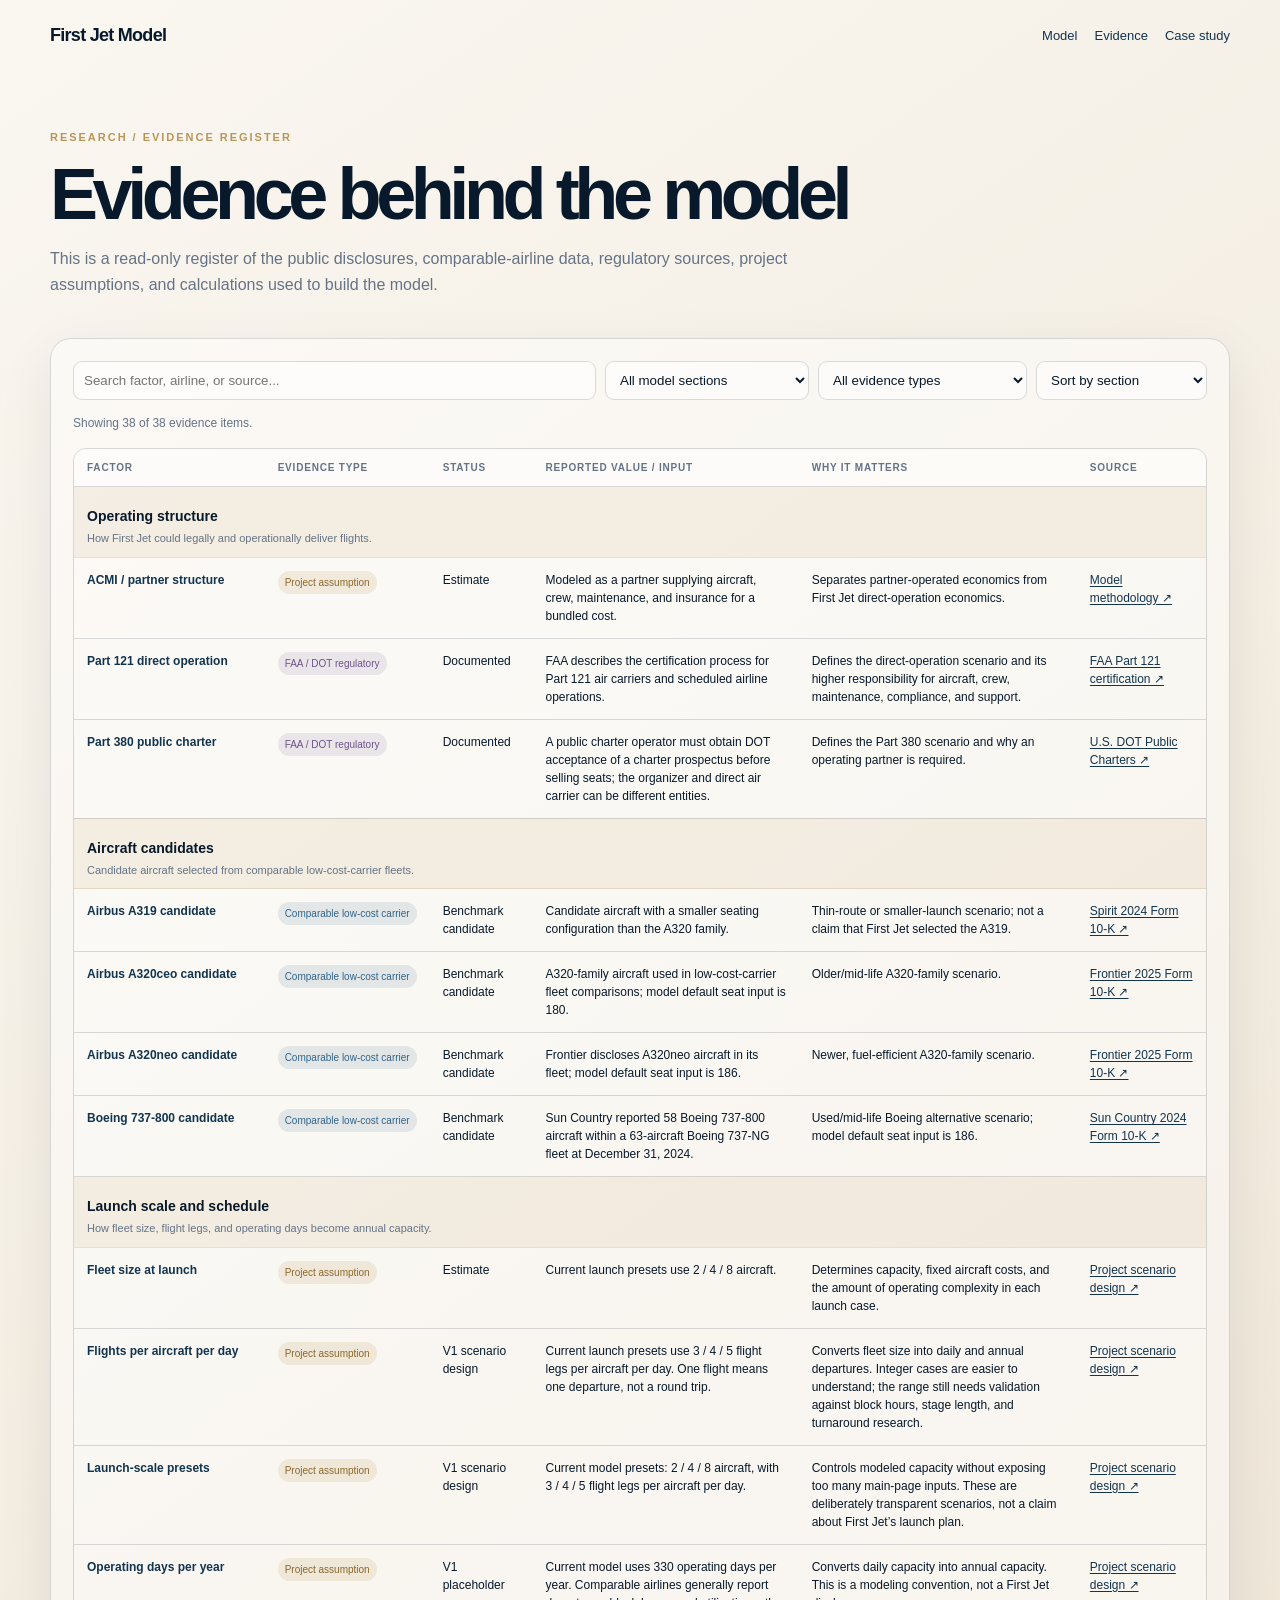
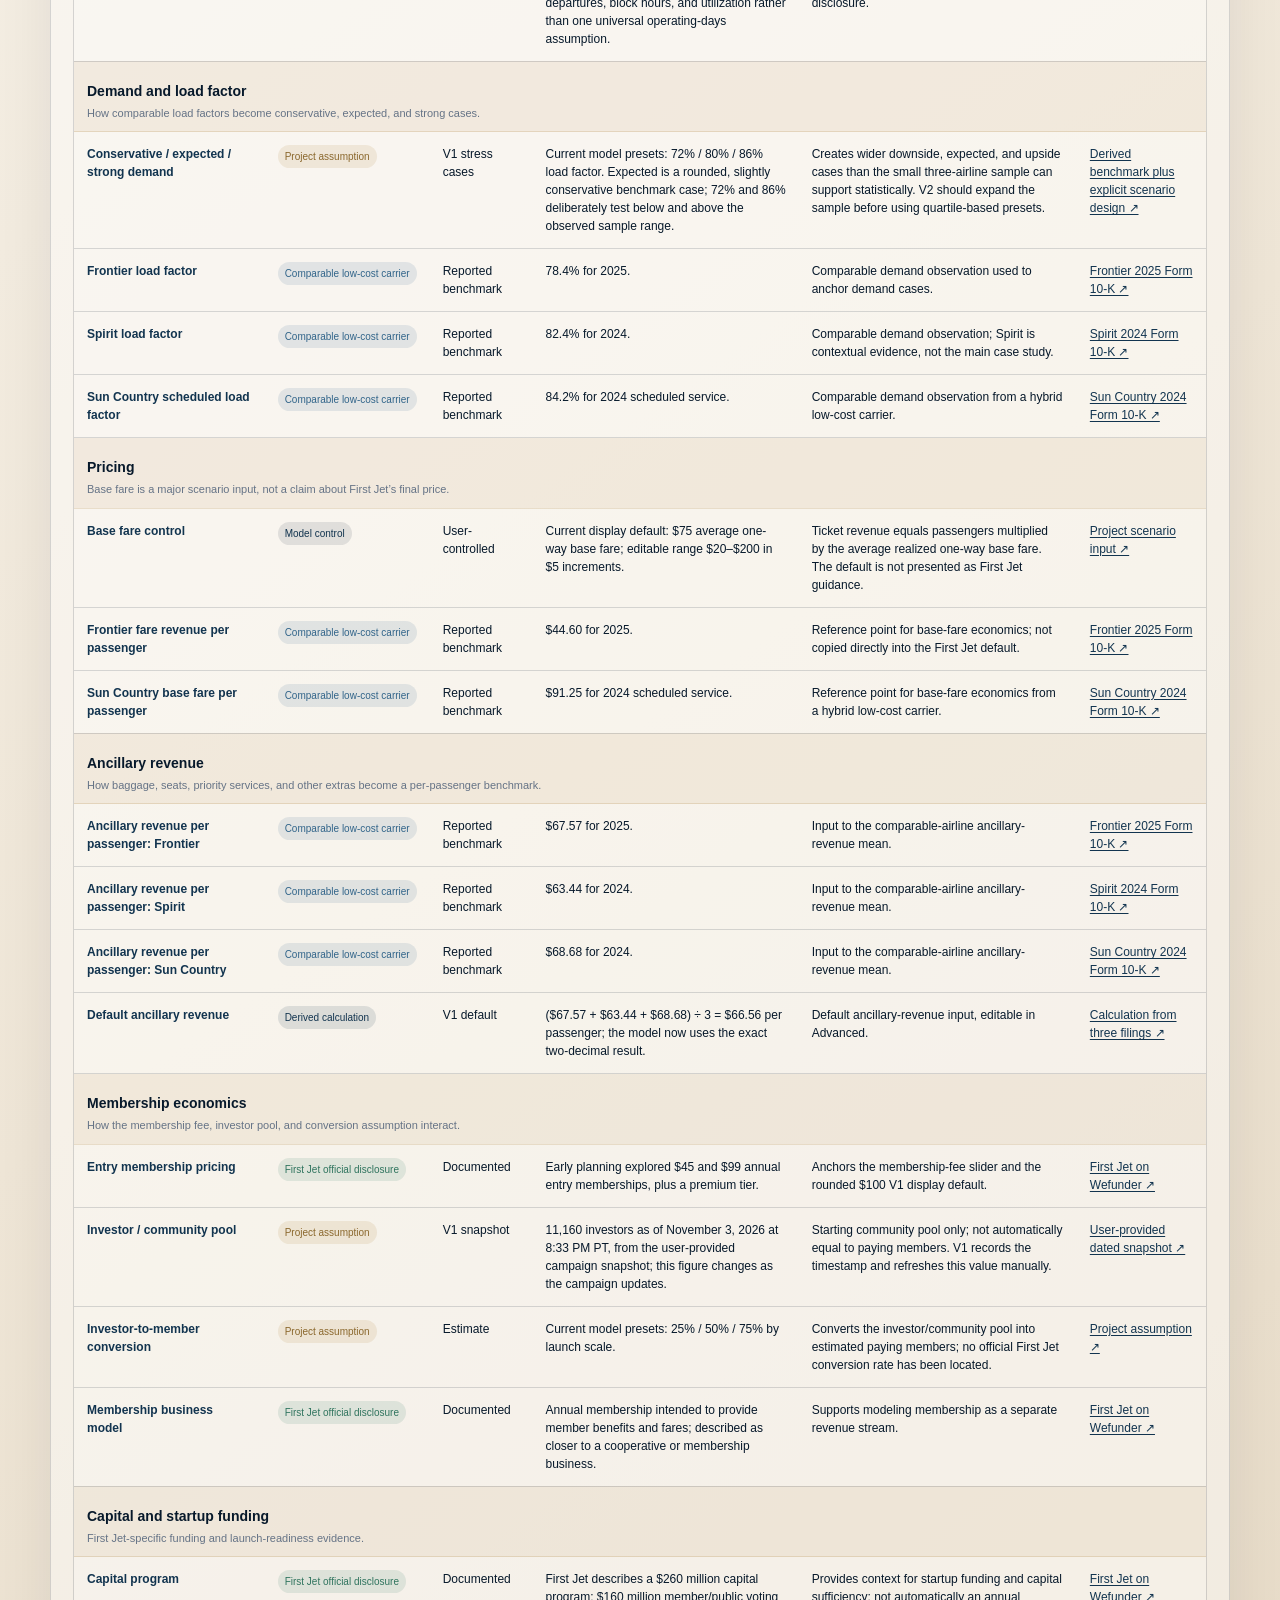
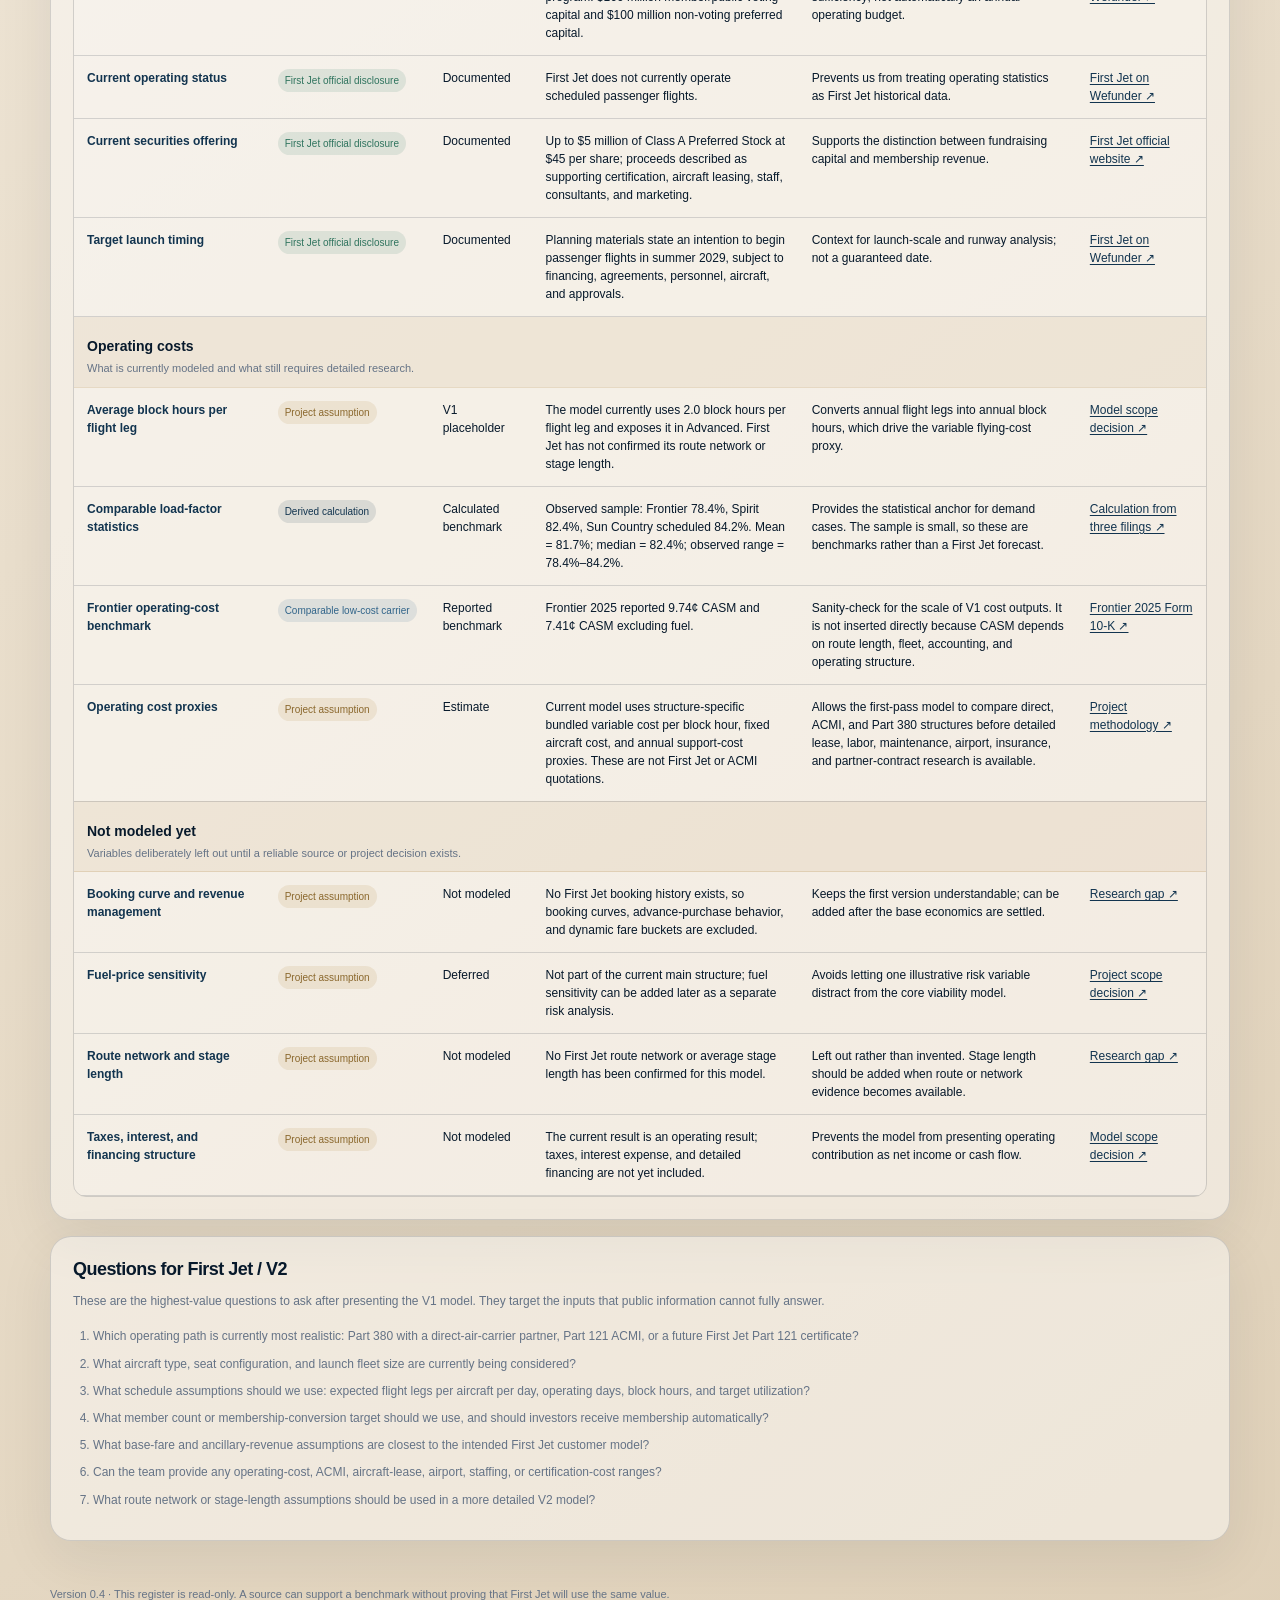
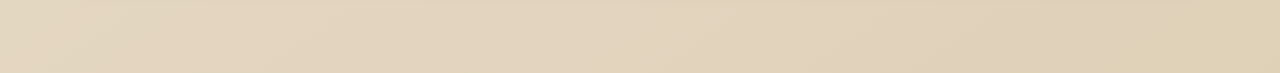
<file: firstjet/evidence.html>
<!doctype html>
<html lang="en">
<head>
<meta charset="utf-8"><meta name="viewport" content="width=device-width,initial-scale=1"><title>First Jet Model | Evidence Register</title>
<style>
:root{--champagne:#eee4d2;--navy:#07192b;--navy2:#12344f;--gold:#b89558;--muted:#657386;--line:rgba(7,25,43,.15);--green:#2f745e;--blue:#32658a;--purple:#6d558c}*{box-sizing:border-box}body{margin:0;color:var(--navy);font-family:-apple-system,BlinkMacSystemFont,"Helvetica Neue",Arial,sans-serif;background:linear-gradient(145deg,#faf7f1,#eee5d6 48%,#dfd0b8);min-height:100vh}.shell{width:min(1180px,calc(100% - 36px));margin:auto}nav{display:flex;justify-content:space-between;align-items:center;padding:25px 0;font-size:13px}.brand{font-weight:700;font-size:18px;letter-spacing:-.04em}.links{display:flex;gap:17px}.links a{color:var(--navy2);text-decoration:none}.hero{padding:60px 0 25px;max-width:800px}.eyebrow{color:var(--gold);font-size:11px;text-transform:uppercase;letter-spacing:.18em;font-weight:700}.hero h1{font-size:clamp(42px,6vw,72px);letter-spacing:-.075em;line-height:1;margin:15px 0}.hero p{color:var(--muted);line-height:1.6;font-size:16px}.card{background:rgba(255,255,255,.45);border:1px solid var(--line);border-radius:21px;padding:22px;box-shadow:0 18px 55px rgba(7,25,43,.08)}.toolbar{display:flex;gap:9px;flex-wrap:wrap;margin-bottom:14px}.toolbar input,.toolbar select{border:1px solid var(--line);border-radius:9px;background:rgba(255,255,255,.55);padding:10px;color:var(--navy)}.toolbar input{min-width:260px;flex:1}.summary{font-size:12px;color:var(--muted);line-height:1.5;margin:0 0 16px}.table-wrap{overflow:auto;border:1px solid var(--line);border-radius:13px}table{width:100%;min-width:1000px;border-collapse:collapse;font-size:12px;background:rgba(255,255,255,.18)}th,td{text-align:left;vertical-align:top;padding:13px;border-bottom:1px solid var(--line)}th{font-size:10px;text-transform:uppercase;letter-spacing:.08em;color:var(--muted);background:rgba(255,255,255,.35);position:sticky;top:0}td{line-height:1.5}td:first-child{font-weight:700;color:var(--navy2);min-width:170px}.section-row td{padding:19px 13px 10px;background:rgba(184,149,88,.12);border-top:1px solid rgba(184,149,88,.3);border-bottom:1px solid rgba(184,149,88,.25)}.section-row strong{display:block;color:var(--navy);font-size:14px;margin-bottom:3px}.section-row span{display:block;color:var(--muted);font-weight:400;font-size:11px}.tag{display:inline-block;padding:4px 7px;border-radius:999px;font-size:10px;white-space:nowrap;background:rgba(7,25,43,.08)}.tag.official{color:var(--green);background:rgba(47,116,94,.12)}.tag.comparable{color:var(--blue);background:rgba(50,101,138,.12)}.tag.regulatory{color:var(--purple);background:rgba(109,85,140,.12)}.tag.assumption{color:#8a672c;background:rgba(184,149,88,.16)}.tag.calculation{color:var(--navy2);background:rgba(18,52,79,.12)}.tag.control{color:var(--navy2);background:rgba(7,25,43,.1)}a.source{color:var(--navy2);text-decoration:underline;text-underline-offset:2px}.empty{padding:35px;text-align:center;color:var(--muted)}footer{padding:45px 0 70px;font-size:11px;color:var(--muted);line-height:1.6}@media(max-width:600px){.shell{width:calc(100% - 24px)}nav{padding:18px 0}.links{gap:10px;font-size:11px}.hero{padding-top:42px}.toolbar input{min-width:100%}}
</style><style>.questions{margin-top:16px}.questions h2{font-size:18px;letter-spacing:-.03em;margin:0 0 6px}.questions p,.questions li{font-size:12px;line-height:1.6;color:var(--muted)}.questions ol{padding-left:20px;margin-bottom:0}.questions li{margin:8px 0}</style></head>
<body><div class="shell"><nav><div class="brand">First Jet Model</div><div class="links"><a href="airline-lab.html">Model</a><a href="evidence.html">Evidence</a><a href="case-study.html">Case study</a></div></nav>
<section class="hero"><div class="eyebrow">Research / evidence register</div><h1>Evidence behind the model</h1><p>This is a read-only register of the public disclosures, comparable-airline data, regulatory sources, project assumptions, and calculations used to build the model.</p></section>
<section class="card"><div class="toolbar"><input id="search" type="search" placeholder="Search factor, airline, or source..."><select id="section"><option value="all">All model sections</option><option value="structure">Operating structure</option><option value="aircraft">Aircraft candidates</option><option value="scale">Launch scale and schedule</option><option value="demand">Demand and load factor</option><option value="pricing">Pricing</option><option value="ancillary">Ancillary revenue</option><option value="membership">Membership economics</option><option value="capital">Capital and startup funding</option><option value="costs">Operating costs</option><option value="excluded">Not modeled yet</option></select><select id="category"><option value="all">All evidence types</option><option>First Jet official disclosure</option><option>Comparable low-cost carrier</option><option>FAA / DOT regulatory</option><option>Project assumption</option><option>Derived calculation</option><option>Model control</option></select><select id="sort"><option value="section">Sort by section</option><option value="factor">Sort by factor</option><option value="category">Sort by evidence type</option><option value="status">Sort by status</option></select></div><p class="summary" id="count"></p><div class="table-wrap"><table><thead><tr><th>Factor</th><th>Evidence type</th><th>Status</th><th>Reported value / input</th><th>Why it matters</th><th>Source</th></tr></thead><tbody id="rows"></tbody></table></div></section>
<section class="card questions"><h2>Questions for First Jet / V2</h2><p>These are the highest-value questions to ask after presenting the V1 model. They target the inputs that public information cannot fully answer.</p><ol><li>Which operating path is currently most realistic: Part 380 with a direct-air-carrier partner, Part 121 ACMI, or a future First Jet Part 121 certificate?</li><li>What aircraft type, seat configuration, and launch fleet size are currently being considered?</li><li>What schedule assumptions should we use: expected flight legs per aircraft per day, operating days, block hours, and target utilization?</li><li>What member count or membership-conversion target should we use, and should investors receive membership automatically?</li><li>What base-fare and ancillary-revenue assumptions are closest to the intended First Jet customer model?</li><li>Can the team provide any operating-cost, ACMI, aircraft-lease, airport, staffing, or certification-cost ranges?</li><li>What route network or stage-length assumptions should be used in a more detailed V2 model?</li></ol></section>
<footer>Version 0.4 · This register is read-only. A source can support a benchmark without proving that First Jet will use the same value.</footer></div>
<script>
const data=[
{factor:'Membership business model',category:'First Jet official disclosure',status:'Documented',value:'Annual membership intended to provide member benefits and fares; described as closer to a cooperative or membership business.',use:'Supports modeling membership as a separate revenue stream.',source:'First Jet on Wefunder',url:'https://wefunder.com/firstjetairways'},
{factor:'Entry membership pricing',category:'First Jet official disclosure',status:'Documented',value:'Early planning explored $45 and $99 annual entry memberships, plus a premium tier.',use:'Anchors the membership-fee slider and the rounded $100 V1 display default.',source:'First Jet on Wefunder',url:'https://wefunder.com/firstjetairways'},
{factor:'Current operating status',category:'First Jet official disclosure',status:'Documented',value:'First Jet does not currently operate scheduled passenger flights.',use:'Prevents us from treating operating statistics as First Jet historical data.',source:'First Jet on Wefunder',url:'https://wefunder.com/firstjetairways'},
{factor:'Target launch timing',category:'First Jet official disclosure',status:'Documented',value:'Planning materials state an intention to begin passenger flights in summer 2029, subject to financing, agreements, personnel, aircraft, and approvals.',use:'Context for launch-scale and runway analysis; not a guaranteed date.',source:'First Jet on Wefunder',url:'https://wefunder.com/firstjetairways'},
{factor:'Capital program',category:'First Jet official disclosure',status:'Documented',value:'First Jet describes a $260 million capital program: $160 million member/public voting capital and $100 million non-voting preferred capital.',use:'Provides context for startup funding and capital sufficiency; not automatically an annual operating budget.',source:'First Jet on Wefunder',url:'https://wefunder.com/firstjetairways'},
{factor:'Current securities offering',category:'First Jet official disclosure',status:'Documented',value:'Up to $5 million of Class A Preferred Stock at $45 per share; proceeds described as supporting certification, aircraft leasing, staff, consultants, and marketing.',use:'Supports the distinction between fundraising capital and membership revenue.',source:'First Jet official website',url:'https://firstjetair.com/'},
{factor:'Investor / community pool',category:'Project assumption',status:'V1 snapshot',value:'11,160 investors as of November 3, 2026 at 8:33 PM PT, from the user-provided campaign snapshot; this figure changes as the campaign updates.',use:'Starting community pool only; not automatically equal to paying members. V1 records the timestamp and refreshes this value manually.',source:'User-provided dated snapshot',url:'https://wefunder.com/firstjetairways'},
{factor:'Part 121 direct operation',category:'FAA / DOT regulatory',status:'Documented',value:'FAA describes the certification process for Part 121 air carriers and scheduled airline operations.',use:'Defines the direct-operation scenario and its higher responsibility for aircraft, crew, maintenance, compliance, and support.',source:'FAA Part 121 certification',url:'https://www.faa.gov/licenses_certificates/airline_certification/air_carrier'},
{factor:'Part 380 public charter',category:'FAA / DOT regulatory',status:'Documented',value:'A public charter operator must obtain DOT acceptance of a charter prospectus before selling seats; the organizer and direct air carrier can be different entities.',use:'Defines the Part 380 scenario and why an operating partner is required.',source:'U.S. DOT Public Charters',url:'https://www.transportation.gov/policy/aviation-policy/licensing/public-charters'},
{factor:'ACMI / partner structure',category:'Project assumption',status:'Estimate',value:'Modeled as a partner supplying aircraft, crew, maintenance, and insurance for a bundled cost.',use:'Separates partner-operated economics from First Jet direct-operation economics.',source:'Model methodology',url:'https://www.transportation.gov/airconsumer/charter-flights'},
{factor:'Airbus A319 candidate',category:'Comparable low-cost carrier',status:'Benchmark candidate',value:'Candidate aircraft with a smaller seating configuration than the A320 family.',use:'Thin-route or smaller-launch scenario; not a claim that First Jet selected the A319.',source:'Spirit 2024 Form 10-K',url:'https://www.sec.gov/Archives/edgar/data/1498710/000149871025000008/save-20241231.htm'},
{factor:'Airbus A320ceo candidate',category:'Comparable low-cost carrier',status:'Benchmark candidate',value:'A320-family aircraft used in low-cost-carrier fleet comparisons; model default seat input is 180.',use:'Older/mid-life A320-family scenario.',source:'Frontier 2025 Form 10-K',url:'https://www.sec.gov/Archives/edgar/data/1670076/000167007626000020/fron-20251231.htm'},
{factor:'Airbus A320neo candidate',category:'Comparable low-cost carrier',status:'Benchmark candidate',value:'Frontier discloses A320neo aircraft in its fleet; model default seat input is 186.',use:'Newer, fuel-efficient A320-family scenario.',source:'Frontier 2025 Form 10-K',url:'https://www.sec.gov/Archives/edgar/data/1670076/000167007626000020/fron-20251231.htm'},
{factor:'Boeing 737-800 candidate',category:'Comparable low-cost carrier',status:'Benchmark candidate',value:'Sun Country reported 58 Boeing 737-800 aircraft within a 63-aircraft Boeing 737-NG fleet at December 31, 2024.',use:'Used/mid-life Boeing alternative scenario; model default seat input is 186.',source:'Sun Country 2024 Form 10-K',url:'https://www.sec.gov/Archives/edgar/data/1743907/000174390725000005/sncy-20241231.htm'},
{factor:'Frontier load factor',category:'Comparable low-cost carrier',status:'Reported benchmark',value:'78.4% for 2025.',use:'Comparable demand observation used to anchor demand cases.',source:'Frontier 2025 Form 10-K',url:'https://www.sec.gov/Archives/edgar/data/1670076/000167007626000020/fron-20251231.htm'},
{factor:'Spirit load factor',category:'Comparable low-cost carrier',status:'Reported benchmark',value:'82.4% for 2024.',use:'Comparable demand observation; Spirit is contextual evidence, not the main case study.',source:'Spirit 2024 Form 10-K',url:'https://www.sec.gov/Archives/edgar/data/1498710/000149871025000008/save-20241231.htm'},
{factor:'Sun Country scheduled load factor',category:'Comparable low-cost carrier',status:'Reported benchmark',value:'84.2% for 2024 scheduled service.',use:'Comparable demand observation from a hybrid low-cost carrier.',source:'Sun Country 2024 Form 10-K',url:'https://www.sec.gov/Archives/edgar/data/1743907/000174390725000005/sncy-20241231.htm'},
{factor:'Ancillary revenue per passenger: Frontier',category:'Comparable low-cost carrier',status:'Reported benchmark',value:'$67.57 for 2025.',use:'Input to the comparable-airline ancillary-revenue mean.',source:'Frontier 2025 Form 10-K',url:'https://www.sec.gov/Archives/edgar/data/1670076/000167007626000020/fron-20251231.htm'},
{factor:'Ancillary revenue per passenger: Spirit',category:'Comparable low-cost carrier',status:'Reported benchmark',value:'$63.44 for 2024.',use:'Input to the comparable-airline ancillary-revenue mean.',source:'Spirit 2024 Form 10-K',url:'https://www.sec.gov/Archives/edgar/data/1498710/000149871025000008/save-20241231.htm'},
{factor:'Ancillary revenue per passenger: Sun Country',category:'Comparable low-cost carrier',status:'Reported benchmark',value:'$68.68 for 2024.',use:'Input to the comparable-airline ancillary-revenue mean.',source:'Sun Country 2024 Form 10-K',url:'https://www.sec.gov/Archives/edgar/data/1743907/000174390725000005/sncy-20241231.htm'},
{factor:'Default ancillary revenue',category:'Derived calculation',status:'V1 default',value:'($67.57 + $63.44 + $68.68) ÷ 3 = $66.56 per passenger; the model now uses the exact two-decimal result.',use:'Default ancillary-revenue input, editable in Advanced.',source:'Calculation from three filings',url:'https://www.sec.gov/Archives/edgar/data/1670076/000167007626000020/fron-20251231.htm'},
{factor:'Comparable load-factor statistics',category:'Derived calculation',status:'Calculated benchmark',value:'Observed sample: Frontier 78.4%, Spirit 82.4%, Sun Country scheduled 84.2%. Mean = 81.7%; median = 82.4%; observed range = 78.4%–84.2%.',use:'Provides the statistical anchor for demand cases. The sample is small, so these are benchmarks rather than a First Jet forecast.',source:'Calculation from three filings',url:'https://www.sec.gov/Archives/edgar/data/1670076/000167007626000020/fron-20251231.htm'},
{factor:'Conservative / expected / strong demand',category:'Project assumption',status:'V1 stress cases',value:'Current model presets: 72% / 80% / 86% load factor. Expected is a rounded, slightly conservative benchmark case; 72% and 86% deliberately test below and above the observed sample range.',use:'Creates wider downside, expected, and upside cases than the small three-airline sample can support statistically. V2 should expand the sample before using quartile-based presets.',source:'Derived benchmark plus explicit scenario design',url:'https://www.sec.gov/Archives/edgar/data/1670076/000167007626000020/fron-20251231.htm'},
{factor:'Launch-scale presets',category:'Project assumption',status:'V1 scenario design',value:'Current model presets: 2 / 4 / 8 aircraft, with 3 / 4 / 5 flight legs per aircraft per day.',use:'Controls modeled capacity without exposing too many main-page inputs. These are deliberately transparent scenarios, not a claim about First Jet’s launch plan.',source:'Project scenario design',url:'https://www.sec.gov/Archives/edgar/data/1670076/000167007626000020/fron-20251231.htm'},
{factor:'Investor-to-member conversion',category:'Project assumption',status:'Estimate',value:'Current model presets: 25% / 50% / 75% by launch scale.',use:'Converts the investor/community pool into estimated paying members; no official First Jet conversion rate has been located.',source:'Project assumption',url:'https://wefunder.com/firstjetairways'},
{factor:'Base fare control',category:'Model control',status:'User-controlled',value:'Current display default: $75 average one-way base fare; editable range $20–$200 in $5 increments.',use:'Ticket revenue equals passengers multiplied by the average realized one-way base fare. The default is not presented as First Jet guidance.',source:'Project scenario input',url:'https://www.sec.gov/Archives/edgar/data/1670076/000167007626000020/fron-20251231.htm'},
{factor:'Operating cost proxies',category:'Project assumption',status:'Estimate',value:'Current model uses structure-specific bundled variable cost per block hour, fixed aircraft cost, and annual support-cost proxies. These are not First Jet or ACMI quotations.',use:'Allows the first-pass model to compare direct, ACMI, and Part 380 structures before detailed lease, labor, maintenance, airport, insurance, and partner-contract research is available.',source:'Project methodology',url:'https://www.faa.gov/licenses_certificates/airline_certification/air_carrier'},
{factor:'Frontier operating-cost benchmark',category:'Comparable low-cost carrier',status:'Reported benchmark',value:'Frontier 2025 reported 9.74¢ CASM and 7.41¢ CASM excluding fuel.',use:'Sanity-check for the scale of V1 cost outputs. It is not inserted directly because CASM depends on route length, fleet, accounting, and operating structure.',source:'Frontier 2025 Form 10-K',url:'https://www.sec.gov/Archives/edgar/data/1670076/000167007626000020/fron-20251231.htm'},
{factor:'Flights per aircraft per day',category:'Project assumption',status:'V1 scenario design',value:'Current launch presets use 3 / 4 / 5 flight legs per aircraft per day. One flight means one departure, not a round trip.',use:'Converts fleet size into daily and annual departures. Integer cases are easier to understand; the range still needs validation against block hours, stage length, and turnaround research.',source:'Project scenario design',url:'https://www.sec.gov/Archives/edgar/data/1670076/000167007626000020/fron-20251231.htm'},
{factor:'Average block hours per flight leg',category:'Project assumption',status:'V1 placeholder',value:'The model currently uses 2.0 block hours per flight leg and exposes it in Advanced. First Jet has not confirmed its route network or stage length.',use:'Converts annual flight legs into annual block hours, which drive the variable flying-cost proxy.',source:'Model scope decision',url:'https://firstjetair.com/'},
{factor:'Operating days per year',category:'Project assumption',status:'V1 placeholder',value:'Current model uses 330 operating days per year. Comparable airlines generally report departures, block hours, and utilization rather than one universal operating-days assumption.',use:'Converts daily capacity into annual capacity. This is a modeling convention, not a First Jet disclosure.',source:'Project scenario design',url:'https://www.sec.gov/Archives/edgar/data/1670076/000167007626000020/fron-20251231.htm'},
{factor:'Fleet size at launch',category:'Project assumption',status:'Estimate',value:'Current launch presets use 2 / 4 / 8 aircraft.',use:'Determines capacity, fixed aircraft costs, and the amount of operating complexity in each launch case.',source:'Project scenario design',url:'https://www.sec.gov/Archives/edgar/data/1670076/000167007626000020/fron-20251231.htm'},
{factor:'Frontier fare revenue per passenger',category:'Comparable low-cost carrier',status:'Reported benchmark',value:'$44.60 for 2025.',use:'Reference point for base-fare economics; not copied directly into the First Jet default.',source:'Frontier 2025 Form 10-K',url:'https://www.sec.gov/Archives/edgar/data/1670076/000167007626000020/fron-20251231.htm'},
{factor:'Sun Country base fare per passenger',category:'Comparable low-cost carrier',status:'Reported benchmark',value:'$91.25 for 2024 scheduled service.',use:'Reference point for base-fare economics from a hybrid low-cost carrier.',source:'Sun Country 2024 Form 10-K',url:'https://www.sec.gov/Archives/edgar/data/1743907/000174390725000005/sncy-20241231.htm'},
{factor:'Route network and stage length',category:'Project assumption',status:'Not modeled',value:'No First Jet route network or average stage length has been confirmed for this model.',use:'Left out rather than invented. Stage length should be added when route or network evidence becomes available.',source:'Research gap',url:'https://firstjetair.com/'},
{factor:'Taxes, interest, and financing structure',category:'Project assumption',status:'Not modeled',value:'The current result is an operating result; taxes, interest expense, and detailed financing are not yet included.',use:'Prevents the model from presenting operating contribution as net income or cash flow.',source:'Model scope decision',url:'https://firstjetair.com/'},
{factor:'Booking curve and revenue management',category:'Project assumption',status:'Not modeled',value:'No First Jet booking history exists, so booking curves, advance-purchase behavior, and dynamic fare buckets are excluded.',use:'Keeps the first version understandable; can be added after the base economics are settled.',source:'Research gap',url:'https://firstjetair.com/'},
{factor:'Fuel-price sensitivity',category:'Project assumption',status:'Deferred',value:'Not part of the current main structure; fuel sensitivity can be added later as a separate risk analysis.',use:'Avoids letting one illustrative risk variable distract from the core viability model.',source:'Project scope decision',url:'https://www.sec.gov/Archives/edgar/data/1670076/000167007626000020/fron-20251231.htm'}
];
const sectionInfo={structure:['Operating structure','How First Jet could legally and operationally deliver flights.'],aircraft:['Aircraft candidates','Candidate aircraft selected from comparable low-cost-carrier fleets.'],scale:['Launch scale and schedule','How fleet size, flight legs, and operating days become annual capacity.'],demand:['Demand and load factor','How comparable load factors become conservative, expected, and strong cases.'],pricing:['Pricing','Base fare is a major scenario input, not a claim about First Jet’s final price.'],ancillary:['Ancillary revenue','How baggage, seats, priority services, and other extras become a per-passenger benchmark.'],membership:['Membership economics','How the membership fee, investor pool, and conversion assumption interact.'],capital:['Capital and startup funding','First Jet-specific funding and launch-readiness evidence.'],costs:['Operating costs','What is currently modeled and what still requires detailed research.'],excluded:['Not modeled yet','Variables deliberately left out until a reliable source or project decision exists.']};const sectionOrder=['structure','aircraft','scale','demand','pricing','ancillary','membership','capital','costs','excluded'];
function sectionFor(f){if(/Part 121|Part 380|ACMI/.test(f))return'structure';if(/candidate/.test(f))return'aircraft';if(/Launch-scale|Flights per aircraft|Operating days|Fleet size/.test(f))return'scale';if(/load factor|demand/i.test(f))return'demand';if(/fare|Base fare/.test(f))return'pricing';if(/ancillary/i.test(f))return'ancillary';if(/Membership|Investor|conversion/i.test(f))return'membership';if(/Capital|securities|launch timing|operating status/i.test(f))return'capital';if(/cost/i.test(f))return'costs';if(/Route|Taxes|Booking|Fuel-price/.test(f))return'excluded';return'costs'}data.forEach(x=>x.section=sectionFor(x.factor));
const section=document.getElementById('section'),rows=document.getElementById('rows'),search=document.getElementById('search'),category=document.getElementById('category'),sort=document.getElementById('sort');function cls(c){return c.includes('First Jet')?'official':c.includes('Comparable')?'comparable':c.includes('FAA')?'regulatory':c.includes('Derived')?'calculation':c.includes('Model control')?'control':'assumption'}function render(){const q=search.value.toLowerCase(),cat=category.value,sec=section.value;let out=data.filter(x=>(cat==='all'||x.category===cat)&&(sec==='all'||x.section===sec)&&[x.factor,x.category,x.status,x.value,x.use,x.source].join(' ').toLowerCase().includes(q));out.sort((a,b)=>sort.value==='section'?sectionOrder.indexOf(a.section)-sectionOrder.indexOf(b.section)||a.factor.localeCompare(b.factor):String(a[sort.value]).localeCompare(String(b[sort.value])));document.getElementById('count').textContent=`Showing ${out.length} of ${data.length} evidence items.`;let previous='';rows.innerHTML=out.map(x=>{const header=sort.value==='section'&&x.section!==previous?(previous=x.section,`<tr class="section-row"><td colspan="6"><strong>${sectionInfo[x.section][0]}</strong><span>${sectionInfo[x.section][1]}</span></td></tr>`):'';return header+`<tr><td>${x.factor}</td><td><span class="tag ${cls(x.category)}">${x.category}</span></td><td>${x.status}</td><td>${x.value}</td><td>${x.use}</td><td><a class="source" href="${x.url}" target="_blank" rel="noreferrer">${x.source} ↗</a></td></tr>`}).join('')||'<tr><td colspan="6"><div class="empty">No evidence items match this search.</div></td></tr>'}search.oninput=render;category.onchange=render;section.onchange=render;sort.onchange=render;render();
</script></body></html>
</file>
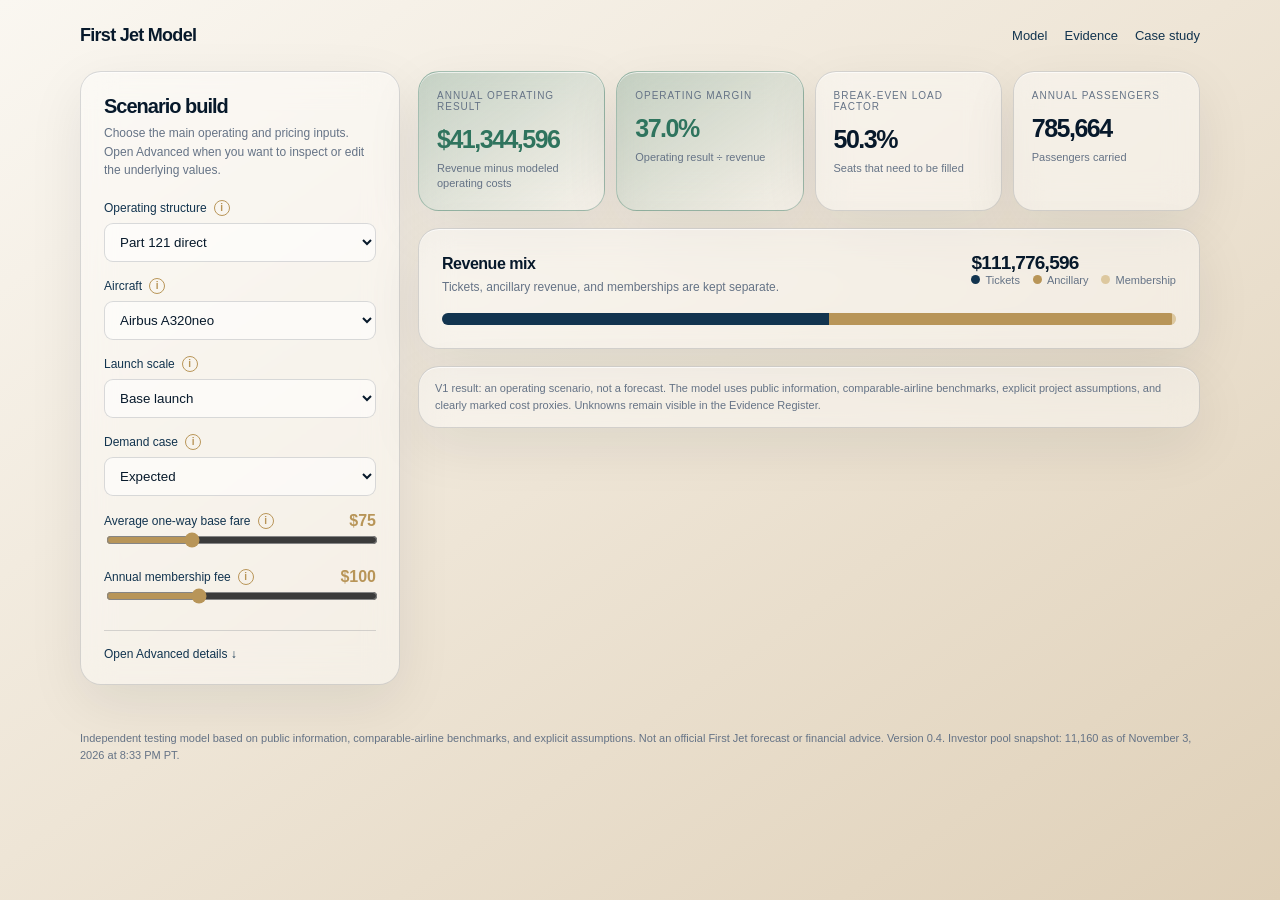
<file: firstjet/model.html>
<!doctype html>
<html lang="en">
<head>
<meta charset="utf-8"><meta name="viewport" content="width=device-width,initial-scale=1"><meta name="theme-color" content="#eee6d8"><title>First Jet Model</title>
<style>
:root{--champagne:#eee4d2;--ivory:#faf7f1;--navy:#07192b;--navy2:#12344f;--gold:#b89558;--muted:#657386;--line:rgba(7,25,43,.15);--green:#2f745e;--red:#a54d42}
*{box-sizing:border-box}html{background:var(--champagne);scroll-behavior:smooth}body{margin:0;color:var(--navy);font-family:-apple-system,BlinkMacSystemFont,"Helvetica Neue",Arial,sans-serif;background:linear-gradient(145deg,#faf7f1,#eee5d6 48%,#dfd0b8);min-height:100vh}.world{position:fixed;inset:0;overflow:hidden;pointer-events:none;z-index:-1}.blob{position:absolute;border-radius:50%;filter:blur(70px);opacity:.5;animation:drift 26s ease-in-out infinite alternate}.blob.one{width:70vw;height:70vw;left:-35vw;top:-35vw;background:radial-gradient(circle,rgba(7,25,43,.38),transparent 70%)}.blob.two{width:60vw;height:60vw;right:-30vw;bottom:-30vw;background:radial-gradient(circle,rgba(184,149,88,.43),transparent 70%);animation-duration:34s}@keyframes drift{to{transform:translate(5vw,4vh) scale(1.08)}}
.shell{width:min(1120px,calc(100% - 36px));margin:auto}nav{display:flex;align-items:center;justify-content:space-between;padding:25px 0;color:var(--muted);font-size:13px}.brand{color:var(--navy);font-weight:700;font-size:18px;letter-spacing:-.04em}.nav-links{display:flex;gap:17px}.nav-links a{color:var(--navy2);text-decoration:none}.nav-links a:hover{text-decoration:underline}.layout{display:grid;grid-template-columns:320px 1fr;gap:18px;align-items:start}.card{background:rgba(255,255,255,.42);border:1px solid var(--line);border-radius:21px;box-shadow:0 18px 55px rgba(7,25,43,.08),inset 0 1px rgba(255,255,255,.65);backdrop-filter:blur(16px)}.controls{padding:23px;position:sticky;top:16px}.controls h1{font-size:20px;letter-spacing:-.05em;margin:0 0 6px}.controls>p{font-size:12px;line-height:1.55;color:var(--muted);margin:0 0 20px}.field{margin:16px 0}.field label{display:flex;align-items:center;gap:7px;font-size:12px;color:var(--navy2);margin-bottom:7px}select,input[type=number]{width:100%;padding:10px 11px;border:1px solid var(--line);border-radius:9px;background:rgba(255,255,255,.55);color:var(--navy);outline:none}input[type=range]{width:100%;accent-color:var(--gold)}.range-row{display:flex;justify-content:space-between;align-items:center;gap:9px}.range-row label{margin:0}.value{color:var(--gold);font-weight:700;white-space:nowrap}.info{position:relative;display:inline-flex;align-items:center;justify-content:center;width:16px;height:16px;border:1px solid var(--gold);border-radius:50%;font-size:10px;font-weight:700;color:var(--gold);cursor:help;flex:0 0 auto}.info .tip{position:absolute;z-index:8;left:22px;top:-7px;width:250px;padding:11px;border-radius:10px;background:var(--navy);color:#f8f5ef;font-size:11px;line-height:1.45;font-weight:400;opacity:0;pointer-events:none;transition:opacity .15s}.info:hover .tip,.info:focus .tip,.info.open .tip{opacity:1;pointer-events:auto}.details-link{display:block;margin-top:22px;padding-top:16px;border-top:1px solid var(--line);font-size:12px;color:var(--navy2);text-decoration:none}.advanced{display:none;margin-top:18px;padding:18px}.advanced.open{display:block}.advanced h2{font-size:16px;letter-spacing:-.03em;margin:0 0 4px}.advanced>p{font-size:11px;line-height:1.5;color:var(--muted);margin:0 0 15px}.advanced-grid{display:grid;grid-template-columns:1fr;gap:9px}.advanced-field{padding:11px;border:1px solid var(--line);border-radius:13px;background:rgba(255,255,255,.2)}.advanced-label{display:flex;align-items:center;gap:7px;font-size:11px;color:var(--navy2);margin-bottom:4px}.field-status{display:block;color:var(--muted);font-size:9px;line-height:1.35;margin-bottom:7px}.advanced-field input[type=number],.advanced-field input[type=range]{margin-top:2px}.advanced-note{font-size:10px!important;line-height:1.5;color:var(--muted);margin:14px 0 0!important}.model-note{padding:13px 16px;margin-top:17px;color:var(--muted);font-size:11px;line-height:1.55}.results{display:grid;grid-template-columns:repeat(4,1fr);gap:11px}.metric{padding:18px;min-height:118px}.metric span{display:block;color:var(--muted);font-size:10px;text-transform:uppercase;letter-spacing:.1em}.metric strong{display:block;margin-top:13px;font-size:25px;letter-spacing:-.06em}.metric small{display:block;color:var(--muted);font-size:11px;line-height:1.4;margin-top:7px}.metric.positive{background:linear-gradient(145deg,rgba(47,116,94,.24),rgba(255,255,255,.38));border-color:rgba(47,116,94,.35)}.metric.negative{background:linear-gradient(145deg,rgba(165,77,66,.25),rgba(255,255,255,.38));border-color:rgba(165,77,66,.35)}.metric.positive strong{color:var(--green)}.metric.negative strong{color:var(--red)}.wide{padding:23px;margin-top:17px}.wide-head{display:flex;align-items:baseline;justify-content:space-between;gap:15px;margin-bottom:17px}.wide-head h2{font-size:16px;letter-spacing:-.03em;margin:0 0 5px}.wide-head p{font-size:12px;color:var(--muted);line-height:1.5;margin:0}.wide-head strong{font-size:19px;letter-spacing:-.04em}.revenue-key{display:flex;align-items:center;gap:13px;flex-wrap:wrap;color:var(--muted);font-size:11px}.key-item{display:inline-flex;align-items:center;gap:5px}.swatch{width:9px;height:9px;border-radius:50%;display:inline-block}.bar{display:flex;height:12px;border-radius:99px;overflow:hidden;background:rgba(7,25,43,.1);margin-top:17px}.bar div{transition:width .3s ease}.footer-note{padding:45px 0 72px;color:var(--muted);font-size:11px;line-height:1.6}@media(max-width:900px){.layout{grid-template-columns:1fr}.controls{position:relative;top:auto}.results{grid-template-columns:repeat(2,1fr)}.advanced{position:relative}}@media(max-width:560px){.shell{width:calc(100% - 24px)}nav{padding:18px 0}.nav-links{gap:10px;font-size:11px}.results{gap:8px}.metric{padding:15px}.metric strong{font-size:21px}.wide{padding:18px}.info .tip{left:-80px;top:21px}}
</style></head>
<body><div class="world"><div class="blob one"></div><div class="blob two"></div></div><div class="shell">
<nav><div class="brand">First Jet Model</div><div class="nav-links"><a href="airline-lab.html">Model</a><a href="evidence.html">Evidence</a><a href="case-study.html">Case study</a></div></nav>
<main class="layout"><aside class="card controls"><h1>Scenario build</h1><p>Choose the main operating and pricing inputs. Open Advanced when you want to inspect or edit the underlying values.</p>
<div class="field"><label for="structure">Operating structure <span class="info" tabindex="0">i<span class="tip">The legal and operating arrangement used to provide flights. Part 121 direct means First Jet operates the airline. ACMI means a partner supplies the aircraft, crew, maintenance, and insurance. Part 380 means First Jet organizes the public charter while a certified direct air carrier operates the flight.</span></span></label><select id="structure"><option value="direct">Part 121 direct</option><option value="acmi">Part 121 ACMI / partner</option><option value="charter">Part 380 public charter</option></select></div>
<div class="field"><label for="aircraft">Aircraft <span class="info" tabindex="0">i<span class="tip">A preset aircraft scenario. The candidates were selected because comparable low-cost carriers have used the A319, A320 family, or 737-800. Aircraft-specific seats remain editable in Advanced.</span></span></label><select id="aircraft"><option value="a319">Airbus A319</option><option value="a320ceo">Airbus A320ceo</option><option value="a320neo" selected>Airbus A320neo</option><option value="b738">Boeing 737-800</option></select></div>
<div class="field"><label for="scale">Launch scale <span class="info" tabindex="0">i<span class="tip">A preset for the size of the launch operation. It sets fleet size, flight legs per aircraft, operating days, and the starting investor-to-member conversion assumption. A flight leg means one departure, not a round trip. Each value can be edited in Advanced.</span></span></label><select id="scale"><option value="small">Small launch</option><option value="base" selected>Base launch</option><option value="growth">Expansion launch</option></select></div>
<div class="field"><label for="demand">Demand case <span class="info" tabindex="0">i<span class="tip">A preset load-factor case based on comparable airline performance and an explicit project assumption. Conservative, expected, and strong can be overridden in Advanced.</span></span></label><select id="demand"><option value="conservative">Conservative</option><option value="expected" selected>Expected</option><option value="strong">Strong</option></select></div>
<div class="field"><div class="range-row"><label for="fare">Average one-way base fare <span class="info" tabindex="0">i<span class="tip">A user-controlled model input for the average realized one-way base fare. The $75 display default is a scenario starting point, not a First Jet promise or published fare.</span></span></label><span id="fareVal" class="value"></span></div><input id="fare" type="range" min="20" max="200" step="5" value="75"></div>
<div class="field"><div class="range-row"><label for="fee">Annual membership fee <span class="info" tabindex="0">i<span class="tip">The model uses a rounded $100 starting value informed by First Jet materials that discussed a $99 annual entry membership. Move the slider in $5 increments.</span></span></label><span id="feeVal" class="value"></span></div><input id="fee" type="range" min="0" max="300" step="5" value="100"></div>
<a class="details-link" href="#advanced" id="advancedLink">Open Advanced details ↓</a>
<section class="card advanced" id="advanced"><h2>Advanced details</h2><p>Edit the underlying values. Hover over ⓘ to see the source or reasoning.</p><div class="advanced-grid" id="advancedGrid"></div><p class="advanced-note">Public disclosures, comparable-airline benchmarks, and project assumptions are labeled separately. The campaign pool is time-sensitive and should be updated when the reported number changes.</p></section>
</aside>
<section><div class="results"><div class="card metric" id="resultCard"><span>Annual operating result</span><strong id="result">—</strong><small>Revenue minus modeled operating costs</small></div><div class="card metric" id="marginCard"><span>Operating margin</span><strong id="margin">—</strong><small>Operating result ÷ revenue</small></div><div class="card metric"><span>Break-even load factor</span><strong id="breakEven">—</strong><small>Seats that need to be filled</small></div><div class="card metric"><span>Annual passengers</span><strong id="passengers">—</strong><small>Passengers carried</small></div></div>
<div class="card wide"><div class="wide-head"><div><h2>Revenue mix</h2><p>Tickets, ancillary revenue, and memberships are kept separate.</p></div><div><strong id="revenue">—</strong><div class="revenue-key"><span class="key-item"><i class="swatch" style="background:#12344f"></i>Tickets</span><span class="key-item"><i class="swatch" style="background:#b89558"></i>Ancillary</span><span class="key-item"><i class="swatch" style="background:#ddc89f"></i>Membership</span></div></div></div><div class="bar"><div id="ticketBar" style="background:#12344f"></div><div id="ancillaryBar" style="background:#b89558"></div><div id="membershipBar" style="background:#ddc89f"></div></div></div><div class="card model-note">V1 result: an operating scenario, not a forecast. The model uses public information, comparable-airline benchmarks, explicit project assumptions, and clearly marked cost proxies. Unknowns remain visible in the Evidence Register.</div></section></main>
<div class="footer-note">Independent testing model based on public information, comparable-airline benchmarks, and explicit assumptions. Not an official First Jet forecast or financial advice. Version 0.4. Investor pool snapshot: 11,160 as of November 3, 2026 at 8:33 PM PT.</div></div>
<script src="model-core.js"></script><script>
const $=id=>document.getElementById(id),money=n=>(n<0?'−$':'$')+Math.abs(n).toLocaleString(undefined,{maximumFractionDigits:0}),money2=n=>(n<0?'−$':'$')+Math.abs(n).toLocaleString(undefined,{minimumFractionDigits:2,maximumFractionDigits:2}),pct=n=>Number.isFinite(n)?(n*100).toFixed(1)+'%':'—',num=n=>Math.round(n).toLocaleString();
const {aircraft,scale,demand,structure,defaults,calculateScenario}=FirstJetModel;let state={};
function info(t){return `<span class="info" tabindex="0">i<span class="tip">${t}</span></span>`}
function resetScale(){const s=scale[$('scale').value],a=aircraft[$('aircraft').value],o=structure[$('structure').value];state={seats:a.seats,fleet:s.fleet,flightLegsPerDay:s.flightLegsPerDay,operatingDays:s.days,loadFactor:demand[$('demand').value],investors:defaults.investors,conversion:s.conversion,ancillary:defaults.ancillary,blockHours:defaults.blockHoursPerFlightLeg,blockCost:o.blockCost,fixedAircraft:o.fixedAircraft,support:o.support};render()}
function displayValue(key,value){if(key==='loadFactor'||key==='conversion')return pct(value);if(['ancillary','blockCost','fixedAircraft','support'].includes(key))return money2(value);return Number(value).toLocaleString(undefined,{maximumFractionDigits:2})}
function field(key,label,type,tip,opts={},status='Project assumption'){const v=state[key];return `<div class="advanced-field"><div class="advanced-label"><span>${label}</span>${info(tip)}</div><span class="field-status">${status}</span><span class="value" id="${key}Val">${displayValue(key,v)}</span><input id="adv_${key}" data-key="${key}" type="${type}" min="${opts.min??0}" max="${opts.max??''}" step="${opts.step??1}" value="${v}"></div>`}
function drawAdvanced(){$('advancedGrid').innerHTML=field('seats','Aircraft seats','number',`Default for the selected aircraft. Comparable low-cost carriers disclose aircraft configurations, but First Jet has not publicly confirmed its aircraft type.`,{min:1},'Comparable benchmark / First Jet not confirmed')+field('fleet','Fleet size','number','Launch-scale project assumption. It sets how many aircraft are available to operate flights.',{min:1},'Project assumption')+field('flightLegsPerDay','Flight legs per aircraft / day','number','A flight leg is one departure from one airport to another. This is not a round-trip count. The 3 / 4 / 5 cases are project scenarios and still need First Jet schedule validation.',{min:0.1,max:20,step:.1},'Project scenario / needs validation')+field('operatingDays','Operating days','number','Modeled number of calendar days the airline operates during the year. The 330-day value is a V1 convention, not a First Jet disclosure.',{min:1,max:366},'V1 placeholder')+field('blockHours','Average block hours / flight leg','number','Time from aircraft departure from the gate to arrival at the destination gate. V1 uses 2.0 hours because First Jet has not confirmed routes or stage length.',{min:.25,max:12,step:.05},'V1 placeholder / needs route data')+field('loadFactor','Load factor','range','Demand-case assumption informed by comparable airline load factors. You can override the preset here.',{min:.3,max:.98,step:.01},'Comparable benchmark / project case')+field('investors','Investor / community pool','number',`Manual campaign snapshot: ${defaults.investors.toLocaleString()} investors as of ${defaults.investorSnapshot}. It is not automatically the same as paying members.`,{min:0},'User-provided dated snapshot')+field('conversion','Investor-to-member conversion','range','Explicit project assumption: the percentage of the investor/community pool expected to become paying members.',{min:0,max:1,step:.01},'Project assumption / needs First Jet input')+field('ancillary','Ancillary revenue / passenger','number','Exact arithmetic mean of Frontier, Spirit, and Sun Country comparable observations: $66.56 per passenger. It remains editable.',{min:0,max:150,step:.01},'Derived calculation')+field('blockCost','Bundled variable cost / block hour','number','First-pass operating-structure proxy. This is not an ACMI quotation or First Jet disclosure.',{min:0},'V1 cost proxy / needs research')+field('fixedAircraft','Fixed aircraft cost / aircraft','number','First-pass annual aircraft-related cost proxy. It remains editable until lease or ownership research is available.',{min:0},'V1 cost proxy / needs research')+field('support','Annual support cost','number','First-pass proxy for corporate, compliance, insurance, and other support costs.',{min:0},'V1 cost proxy / needs research');document.querySelectorAll('[data-key]').forEach(el=>el.addEventListener('input',()=>{state[el.dataset.key]=+el.value;render(true)}))}
function calc(){return calculateScenario({...state,averageFare:+$('fare').value,membershipFee:+$('fee').value})}
function render(skipAdvanced){const r=calc();$('fareVal').textContent=money(+$('fare').value);$('feeVal').textContent=money(+$('fee').value);$('result').textContent=money(r.operatingResult);$('margin').textContent=pct(r.operatingMargin);$('breakEven').textContent=r.breakEvenLoadFactor>1?'>100%':pct(r.breakEvenLoadFactor);$('passengers').textContent=num(r.annualPassengers);$('revenue').textContent=money(r.totalRevenue);$('resultCard').classList.toggle('positive',r.operatingResult>=0);$('resultCard').classList.toggle('negative',r.operatingResult<0);$('marginCard').classList.toggle('positive',r.operatingResult>=0);$('marginCard').classList.toggle('negative',r.operatingResult<0);const total=r.totalRevenue||1;$('ticketBar').style.width=r.ticketRevenue/total*100+'%';$('ancillaryBar').style.width=r.ancillaryRevenue/total*100+'%';$('membershipBar').style.width=r.membershipRevenue/total*100+'%';if(!skipAdvanced)drawAdvanced();document.querySelectorAll('[data-key]').forEach(el=>{const k=el.dataset.key;el.value=state[k];const v=$(k+'Val');if(v)v.textContent=displayValue(k,state[k])})}
['structure','aircraft','scale','demand'].forEach(id=>$(id).addEventListener('change',resetScale));['fare','fee'].forEach(id=>$(id).addEventListener('input',()=>render(true)));$('advancedLink').addEventListener('click',e=>{e.preventDefault();$('advanced').classList.toggle('open');$('advancedLink').textContent=$('advanced').classList.contains('open')?'Close Advanced details ↑':'Open Advanced details ↓'});document.addEventListener('click',e=>{const target=e.target.closest('.info');if(target){e.stopPropagation();target.classList.toggle('open')}else document.querySelectorAll('.info.open').forEach(el=>el.classList.remove('open'))});resetScale();
</script></body></html>
</file>
<file: finance/styles.css>
:root {
  --navy: #06182a;
  --navy-raised: #0b2237;
  --champagne: #eee4d2;
  --ivory: #f8f3e9;
  --gold: #b89558;
  --atlantic: #32658a;
  --glacier: #6e9da8;
  --sage: #66806a;
  --terracotta: #b8754f;
  --oxblood: #8e4b4b;
  --aubergine: #745f78;
  --rose: #a87578;
  --walnut: #76614f;
  --slate: #68717a;
  --muted: #a9b3bb;
  --line: rgba(238, 228, 210, .16);
  --max: 1180px;
}

* { box-sizing: border-box; }
html { scroll-behavior: smooth; background: var(--navy); }
body {
  margin: 0;
  background: var(--navy);
  color: var(--champagne);
  font-family: -apple-system, BlinkMacSystemFont, "Segoe UI", sans-serif;
  line-height: 1.5;
  -webkit-font-smoothing: antialiased;
  overflow-x: hidden;
}
button, input, select { font: inherit; }
a { color: inherit; }
.page-width { width: min(calc(100% - 64px), var(--max)); margin-inline: auto; }
.hidden { display: none !important; }
.sr-only { position: absolute !important; width: 1px !important; height: 1px !important; padding: 0 !important; margin: -1px !important; overflow: hidden !important; clip: rect(0, 0, 0, 0) !important; white-space: nowrap !important; border: 0 !important; }

.topbar {
  position: fixed;
  inset: 0 0 auto;
  z-index: 50;
  height: 76px;
  background: var(--navy);
  border-bottom: 1px solid var(--line);
}
.topbar-inner {
  width: min(calc(100% - 64px), var(--max));
  height: 100%;
  margin-inline: auto;
  display: flex;
  align-items: center;
  justify-content: space-between;
}
.top-logo { display: flex; }
.top-logo img, .site-footer img { filter: brightness(0) invert(92%) sepia(14%) saturate(440%) hue-rotate(350deg); }
.top-logo img { width: 31px; height: 31px; }
.topbar nav { display: flex; gap: 30px; }
.topbar nav a, .topbar nav button {
  color: var(--champagne);
  text-decoration: none;
  font-size: .76rem;
  font-weight: 650;
  letter-spacing: .1em;
  text-transform: uppercase;
  opacity: .68;
  transition: opacity .2s ease;
}
.topbar nav button { padding: 0; border: 0; background: none; cursor: pointer; }
.topbar nav a:hover, .topbar nav a:focus-visible, .topbar nav button:hover, .topbar nav button:focus-visible { opacity: 1; }

.hero-home {
  min-height: 96svh;
  padding-top: 76px;
  display: grid;
  align-items: center;
  position: relative;
  overflow: hidden;
  --quiz-shift: 28px;
  --quiz-opacity: 0;
  --title-shift: 0px;
}
.hero-title { position: relative; min-height: calc(96svh - 76px); padding-block: 108px 92px; display: flex; align-items: center; }
.editorial-title { width: 100%; margin: 0; color: var(--champagne); font-family: Didot, "Bodoni 72", "Bodoni MT", Georgia, serif; font-size: clamp(5.8rem, 13.4vw, 12.5rem); font-weight: 400; line-height: .84; letter-spacing: -.065em; transform: translateY(var(--title-shift)); transition: transform .12s linear; will-change: transform; }
.title-line { display: block; padding: .14em .04em .12em 0; }
.title-line > span { display: block; opacity: 0; filter: blur(7px); animation: editorialFade 1.3225s cubic-bezier(.2,.72,.2,1) .138s forwards; will-change: opacity, filter; }
.title-line-two { padding-left: 8.5%; }
.title-line-two > span { animation-delay: .345s; }
.editorial-title em { display: inline-block; padding-top: .08em; color: var(--gold); font-style: normal; line-height: 1; letter-spacing: -.08em; vertical-align: -.035em; transform: translateX(.12em); }
.editorial-title::after { content: ""; display: block; width: 0; height: 1px; margin: .23em 0 0 8.8%; background: linear-gradient(90deg, var(--gold), rgba(184,149,88,0)); animation: refinedRule 1.15s cubic-bezier(.2,.76,.18,1) 1.5525s forwards; }
.hero-scroll-cue {
  position: absolute;
  left: 50%;
  bottom: 24px;
  display: grid;
  justify-items: center;
  gap: 10px;
  color: var(--muted);
  opacity: 0;
  transform: translate(-50%, 12px);
  animation: scrollCueIn .805s ease 1.955s forwards;
}
.hero-scroll-cue span { width: 1px; height: 38px; background: linear-gradient(to bottom, var(--gold), transparent); animation: scrollCuePulse 2.07s ease-in-out 5.52s infinite; }
.hero-scroll-cue small { font-size: .64rem; font-weight: 700; letter-spacing: .16em; text-transform: uppercase; }
.hero-quiz-link {
  position: absolute;
  right: 0;
  bottom: 18px;
  width: min(330px, 34vw);
  padding: 24px 58px 24px 0;
  border: 0;
  border-top: 1px solid var(--line);
  background: none;
  color: var(--champagne);
  text-align: left;
  cursor: pointer;
  transform: translateY(var(--quiz-shift));
  opacity: var(--quiz-opacity);
  transition: opacity .12s linear, transform .12s linear;
}
.hero-quiz-link span { display: block; color: var(--muted); font-size: 1rem; }
.hero-quiz-link strong { display: block; margin-top: 8px; font-size: .8rem; letter-spacing: .1em; text-transform: uppercase; }
.hero-quiz-link i { position: absolute; right: 8px; bottom: 24px; color: var(--gold); font: normal 400 2rem/1 Georgia, serif; transition: transform .25s ease; }
.hero-quiz-link:hover i, .hero-quiz-link:focus-visible i { transform: translateY(7px); }

.stats-section { padding-block: 145px 170px; }
.stats-section h2, .section-head h2, .page-hero h1 {
  margin: 0;
  font-family: Georgia, "Times New Roman", serif;
  font-size: clamp(3.4rem, 6.7vw, 7rem);
  font-weight: 400;
  letter-spacing: -.055em;
  line-height: .96;
}
.stats-grid { display: grid; grid-template-columns: repeat(3, 1fr); gap: 1px; background: var(--line); border: 1px solid var(--line); }
.stat {
  --accent: var(--atlantic);
  min-height: 450px;
  padding: 38px;
  display: flex;
  flex-direction: column;
  background: var(--navy);
  text-decoration: none;
  position: relative;
  overflow: hidden;
  isolation: isolate;
  transition: color .35s ease;
}
.stat::before {
  content: "";
  position: absolute;
  inset: auto 0 0;
  height: 5px;
  background: var(--accent);
  z-index: -1;
  transition: height .45s cubic-bezier(.2,.8,.2,1);
}
.stat:hover::before, .stat:focus-visible::before { height: 100%; }
.stat-atlantic { --accent: var(--atlantic); }
.stat-sage { --accent: var(--sage); }
.stat-rose { --accent: var(--rose); }
.stat-shape {
  position: absolute;
  top: 38px;
  right: 38px;
  width: 48px;
  height: 48px;
  color: var(--accent);
  border: 1px solid currentColor;
  opacity: .66;
  transition: color .4s ease, opacity .4s ease, transform .55s cubic-bezier(.2,.8,.2,1);
}
.shape-circle { border-radius: 50%; }
.shape-square { transform: rotate(8deg); }
.shape-triangle { border: 0; background: currentColor; clip-path: polygon(50% 0, 100% 100%, 0 100%); opacity: .28; }
.stat:hover .shape-circle, .stat:focus-visible .shape-circle { color: var(--champagne); opacity: .2; transform: scale(5.1); }
.stat:hover .shape-square, .stat:focus-visible .shape-square { color: var(--champagne); opacity: .2; transform: rotate(42deg) scale(5.1); }
.stat:hover .shape-triangle, .stat:focus-visible .shape-triangle { color: var(--champagne); opacity: .14; transform: rotate(-26deg) scale(5.1); }
.stat-value { margin-top: 12px; font: 600 clamp(4.6rem, 6.6vw, 7rem)/.92 Georgia, serif; letter-spacing: -.065em; color: var(--accent); transition: color .35s ease, transform .35s ease; }
.stat-qualifier { max-width: 76%; margin-top: 42px; color: var(--accent); font: 750 clamp(1.6rem, 2.25vw, 2.2rem)/1.02 -apple-system, BlinkMacSystemFont, "Segoe UI", sans-serif; letter-spacing: .025em; transition: color .35s ease; }
.stat-atlantic .stat-qualifier { max-width: none; white-space: nowrap; font-size: clamp(1.45rem, 1.8vw, 1.8rem); }
.stat:hover .stat-value, .stat:focus-visible .stat-value { color: var(--champagne); transform: translateY(-5px); }
.stat:hover .stat-qualifier, .stat:focus-visible .stat-qualifier { color: var(--champagne); }
.stat strong { max-width: 310px; margin-top: auto; font: 400 1.35rem/1.3 Georgia, serif; }
.stat small { margin-top: 20px; font-size: .75rem; opacity: .62; }

.learn-section { padding-block: 155px 165px; border-top: 1px solid var(--line); border-bottom: 1px solid var(--line); }
.learn-inner { display: grid; gap: 76px; }
.learn-line { display: grid; grid-template-columns: 1fr 1fr; align-items: baseline; gap: 22px; text-align: center; }
.learn-section h2 {
  margin: 0;
  color: var(--champagne);
  font: 400 clamp(3rem, 5.6vw, 5.8rem)/.95 Georgia, "Times New Roman", serif;
  letter-spacing: -.06em;
  white-space: nowrap;
  justify-self: end;
}
.topic-window { min-width: 0; min-height: 1.06em; overflow: hidden; font: 400 clamp(2.8rem, 4.65vw, 4.9rem)/.95 Georgia, "Times New Roman", serif; letter-spacing: -.06em; text-align: left; justify-self: start; }
#learning-topic { display: inline-block; color: var(--gold); text-decoration: none; white-space: nowrap; will-change: transform, opacity; }
#learning-topic:hover, #learning-topic:focus-visible { text-decoration: underline; text-decoration-thickness: 1px; text-underline-offset: .12em; }
.learn-routes { width: min(100%, 1040px); justify-self: center; display: grid; grid-template-columns: repeat(3, 1fr); gap: 12px; }
.learn-route {
  --route-accent: var(--aubergine);
  --route-text: var(--champagne);
  min-height: 116px;
  padding: 28px;
  display: flex;
  align-items: center;
  justify-content: center;
  position: relative;
  overflow: hidden;
  isolation: isolate;
  border: 1px solid var(--line);
  background: var(--navy-raised);
  box-shadow: inset 0 -4px 0 var(--route-accent);
  color: var(--champagne);
  text-decoration: none;
  text-align: center;
  font-size: .82rem;
  font-weight: 750;
  letter-spacing: .08em;
  text-transform: uppercase;
  transition: background .3s ease, border-color .3s ease, color .3s ease, transform .25s ease;
}
.route-concepts { --route-accent: var(--aubergine); --route-text: var(--champagne); }
.route-tools { --route-accent: var(--terracotta); --route-text: var(--navy); }
.route-games { --route-accent: var(--glacier); --route-text: var(--navy); }
.learn-route:hover, .learn-route:focus-visible { background: var(--route-accent); border-color: var(--route-accent); color: var(--route-text); transform: translateY(-4px); }
.route-label { position: relative; z-index: 2; }
.route-motifs { position: absolute; inset: 0; z-index: 1; overflow: hidden; pointer-events: none; }
.route-motifs svg { position: absolute; bottom: -14px; width: 42px; height: 42px; fill: none; stroke: currentColor; stroke-width: 1.35; stroke-linecap: round; stroke-linejoin: round; opacity: 0; }
.route-motifs .motif-one { left: 10%; }
.route-motifs .motif-two { left: 45%; width: 36px; height: 36px; }
.route-motifs .motif-three { left: 80%; width: 38px; height: 38px; }
.learn-route:hover .motif-one, .learn-route:focus-visible .motif-one { animation: routeFloat 1.8s ease-in-out 0s infinite; }
.learn-route:hover .motif-two, .learn-route:focus-visible .motif-two { animation: routeFloat 2.1s ease-in-out .28s infinite; }
.learn-route:hover .motif-three, .learn-route:focus-visible .motif-three { animation: routeFloat 1.95s ease-in-out .58s infinite; }

.quiz-invite { min-height: 68svh; display: grid; align-items: center; border-bottom: 1px solid var(--line); }
.quiz-invite-inner { padding-block: 140px; display: grid; justify-items: center; text-align: center; }
.quiz-invite h2 { max-width: 980px; margin: 0; font: 400 clamp(3.6rem, 7.8vw, 8rem)/.94 Georgia, "Times New Roman", serif; letter-spacing: -.06em; }
.quiz-launch-button { margin-top: 54px; min-width: 210px; min-height: 58px; padding: 0 30px; border: 1px solid var(--gold); background: var(--gold); color: var(--navy); cursor: pointer; font-size: .82rem; font-weight: 750; letter-spacing: .09em; text-transform: uppercase; transition: background .25s ease, color .25s ease, transform .25s ease; }
.quiz-launch-button:hover, .quiz-launch-button:focus-visible { background: var(--champagne); border-color: var(--champagne); transform: translateY(-3px); }

.quiz-modal { position: fixed; inset: 0; z-index: 80; opacity: 1; visibility: visible; pointer-events: auto; transition: opacity .25s ease, visibility .25s ease; }
.quiz-modal[aria-hidden="true"] { opacity: 0; visibility: hidden; pointer-events: none; }
.quiz-backdrop { position: absolute; inset: 0; width: 100%; height: 100%; padding: 0; border: 0; background: rgba(2, 10, 18, .88); cursor: default; }
.quiz-dialog { position: absolute; left: 50%; top: 50%; width: min(calc(100% - 48px), 1120px); height: min(88dvh, 820px); display: grid; grid-template-rows: auto 1fr; overflow: hidden; border: 1px solid rgba(238,228,210,.24); background: var(--navy); transform: translate(-50%, -50%) scale(1); transition: transform .3s cubic-bezier(.2,.8,.2,1); }
.quiz-modal[aria-hidden="true"] .quiz-dialog { transform: translate(-50%, -47%) scale(.98); }
.quiz-dialog-header { min-height: 78px; padding: 0 30px; display: flex; align-items: center; justify-content: space-between; border-bottom: 1px solid var(--line); }
.quiz-dialog-header h2 { margin: 0; font: 400 clamp(1.35rem, 2.3vw, 2.1rem)/1 Georgia, serif; letter-spacing: -.025em; }
.quiz-close { width: 44px; height: 44px; padding: 0; border: 1px solid var(--line); background: transparent; color: var(--champagne); cursor: pointer; font: 300 1.8rem/1 sans-serif; transition: background .2s ease, color .2s ease; }
.quiz-close:hover, .quiz-close:focus-visible { background: var(--champagne); color: var(--navy); }
.quiz-dialog-body { min-height: 0; padding: 46px 54px 54px; overflow: auto; overscroll-behavior: contain; }
.modal-open { overflow: hidden; }

.section-head { display: flex; justify-content: space-between; align-items: end; margin-bottom: 78px; }
.section-head p { margin: 0 0 12px; color: var(--muted); }
.quiz-panel { max-width: 930px; margin-inline: auto; }
.quiz-meta { display: flex; justify-content: space-between; color: var(--muted); font-size: .78rem; text-transform: uppercase; letter-spacing: .08em; }
.progress { height: 1px; margin: 18px 0 58px; background: var(--line); }
.progress span { display: block; width: 0; height: 100%; background: var(--gold); transition: width .35s cubic-bezier(.4,0,.2,1); }
.quiz-panel h3 {
  max-width: 820px;
  min-height: 2.1em;
  margin: 0 0 40px;
  font: 400 clamp(2rem, 4.2vw, 4.4rem)/1.05 Georgia, serif;
  letter-spacing: -.045em;
}
.answers { display: grid; grid-template-columns: repeat(2, 1fr); gap: 10px; }
.answer {
  min-height: 68px;
  padding: 17px 19px;
  border: 1px solid rgba(238,228,210,.26);
  background: transparent;
  color: var(--champagne);
  text-align: left;
  cursor: pointer;
  transition: background .2s ease, border-color .2s ease, transform .2s ease;
}
.answer:hover, .answer:focus-visible { border-color: var(--champagne); transform: translateY(-2px); }
.answer.correct { background: var(--sage); border-color: var(--sage); }
.answer.incorrect { background: var(--oxblood); border-color: var(--oxblood); }
.quiz-action-row { min-height: 70px; margin-top: 20px; display: flex; justify-content: space-between; align-items: center; }
.quiz-action-row p { margin: 0; color: var(--muted); }
.line-button {
  padding: 8px 0;
  border: 0;
  border-bottom: 1px solid var(--gold);
  background: none;
  color: var(--champagne);
  font-size: .78rem;
  font-weight: 700;
  letter-spacing: .09em;
  text-transform: uppercase;
  cursor: pointer;
}
.next-button {
  min-height: 52px;
  padding: 0 24px;
  border: 1px solid var(--gold);
  background: var(--gold);
  color: var(--navy);
  font-size: .78rem;
  font-weight: 750;
  letter-spacing: .08em;
  text-transform: uppercase;
  cursor: pointer;
  box-shadow: inset 0 0 0 0 var(--champagne);
  transition: box-shadow .3s ease, transform .2s ease;
}
.next-button:hover, .next-button:focus-visible { box-shadow: inset 190px 0 0 0 var(--champagne); transform: translateY(-2px); }
.quiz-result { max-width: 970px; margin-inline: auto; }
.quiz-result > .result-label { margin: 0 0 8px; color: var(--muted); font-size: .82rem; font-weight: 700; letter-spacing: .1em; text-transform: uppercase; }
.result-score { color: var(--glacier); font: 400 clamp(5rem, 11vw, 11rem)/.9 Georgia, serif; letter-spacing: -.07em; }
.quiz-result h3 { margin: 32px 0 16px; font: 400 clamp(2.8rem, 5vw, 5.3rem)/1 Georgia, serif; letter-spacing: -.05em; }
.quiz-result > p { max-width: 600px; color: var(--muted); font-size: 1.05rem; }
.result-routes { display: grid; grid-template-columns: repeat(3, 1fr); gap: 10px; margin: 55px 0 40px; }
.result-routes a { min-height: 86px; padding: 22px; display: flex; align-items: center; justify-content: center; border: 1px solid rgba(238,228,210,.3); background: var(--navy-raised); color: var(--champagne); text-align: center; text-decoration: none; transition: background .25s ease, color .25s ease, transform .25s ease; }
.result-routes a:hover, .result-routes a:focus-visible { background: var(--gold); color: var(--navy); transform: translateY(-3px); }
.result-routes span { display: block; font-size: .82rem; font-weight: 750; letter-spacing: .08em; text-transform: uppercase; }

.confetti { position: fixed; inset: 0; z-index: 100; overflow: hidden; pointer-events: none; }
.confetti i { position: absolute; left: 0; top: 0; opacity: 1; will-change: transform, opacity; }

.site-footer { min-height: 390px; padding: 110px 24px 52px; display: flex; flex-direction: column; align-items: center; justify-content: flex-end; text-align: center; border-top: 1px solid var(--line); }
.site-footer a { display: flex; }
.site-footer img { width: 62px; height: 62px; }
.site-footer p { margin: 34px 0 0; color: var(--muted); font-size: .78rem; }

/* Shared subpages */
.page-main { padding-top: 76px; }
.page-hero { min-height: 62svh; padding-block: 120px 90px; display: grid; align-items: end; border-bottom: 1px solid var(--line); }
.page-hero p { max-width: 590px; margin: 28px 0 0; color: var(--muted); font-size: 1.08rem; }
.subpage-section { padding-block: 110px 150px; }
.back-link { display: inline-block; margin-top: 40px; color: var(--muted); text-decoration: none; border-bottom: 1px solid var(--line); }

/* Learn */
.glossary { border-top: 1px solid var(--line); }
.learn-content { padding-bottom: 240px; }
.term-row { border-bottom: 1px solid var(--line); scroll-margin-top: 100px; }
.term-button { width: 100%; padding: 30px 0; display: grid; grid-template-columns: 1fr auto; align-items: center; gap: 30px; border: 0; background: none; color: var(--champagne); text-align: left; cursor: pointer; }
.term-button span:first-child { font: 400 clamp(1.8rem, 3.3vw, 3.2rem) Georgia, serif; letter-spacing: -.035em; }
.term-button span:last-child { color: var(--gold); font-size: 1.4rem; }
.term-detail { max-width: 750px; padding: 0 0 30px; color: var(--muted); font-size: 1.02rem; }

/* Games */
.simulator { display: grid; grid-template-columns: .7fr 1.3fr; gap: 64px; }
.sim-status { position: sticky; top: 110px; align-self: start; }
.sim-status h2, .tool-nav h2 { margin: 0 0 32px; font: 400 2.4rem Georgia, serif; }
.meter { margin: 20px 0; }
.meter-head { display: flex; justify-content: space-between; color: var(--muted); font-size: .78rem; text-transform: uppercase; letter-spacing: .07em; }
.meter-track { height: 4px; margin-top: 9px; background: var(--line); }
.meter-track span { display: block; height: 100%; width: 50%; background: var(--gold); transition: width .5s cubic-bezier(.2,.8,.2,1), background .3s ease; }
.sim-stage { min-height: 560px; padding: 48px; background: var(--navy-raised); }
.sim-stage .round { color: var(--gold); font-size: .78rem; letter-spacing: .08em; text-transform: uppercase; }
.sim-stage h2 { margin: 26px 0 18px; font: 400 clamp(2.5rem, 5vw, 5rem)/1 Georgia, serif; letter-spacing: -.05em; }
.sim-stage > p { max-width: 650px; color: var(--muted); }
.sim-choices { display: grid; gap: 10px; margin-top: 42px; }
.sim-choice { padding: 18px; border: 1px solid rgba(238,228,210,.25); background: transparent; color: var(--champagne); text-align: left; cursor: pointer; }
.sim-choice:hover { border-color: var(--champagne); }
.sim-outcome { margin-top: 30px; padding-top: 26px; border-top: 1px solid var(--line); color: var(--muted); }

/* Tools */
.tools-layout { display: grid; grid-template-columns: .55fr 1.45fr; gap: 70px; }
.tool-nav { position: sticky; top: 110px; align-self: start; }
.tool-tabs { display: grid; }
.tool-tabs button { padding: 17px 0; border: 0; border-bottom: 1px solid var(--line); background: none; color: var(--muted); text-align: left; cursor: pointer; }
.tool-tabs button.active { color: var(--champagne); }
.tool-workspace { min-height: 560px; padding: 48px; background: var(--navy-raised); }
.tool-workspace h2 { margin: 0 0 36px; font: 400 clamp(2.5rem, 4.5vw, 4.8rem)/1 Georgia, serif; letter-spacing: -.05em; }
.tool-form { display: grid; grid-template-columns: repeat(2, 1fr); gap: 18px; }
.tool-form label { color: var(--muted); font-size: .76rem; text-transform: uppercase; letter-spacing: .06em; }
.tool-form input { width: 100%; margin-top: 8px; padding: 14px; border: 1px solid rgba(238,228,210,.24); background: transparent; color: var(--champagne); }
.tool-result { margin-top: 45px; padding-top: 34px; border-top: 1px solid var(--line); }
.tool-result strong { display: block; font: 400 clamp(4rem, 7vw, 7rem)/1 Georgia, serif; letter-spacing: -.06em; }
.tool-result p { color: var(--muted); }
.mini-chart { height: 110px; margin-top: 30px; display: flex; align-items: end; gap: 6px; }
.mini-chart i { flex: 1; min-width: 4px; background: var(--atlantic); transition: height .45s cubic-bezier(.2,.8,.2,1); }

/* Expanded learning, game, and tool experiences */
.page-kicker { display: block; margin-bottom: 20px; color: var(--gold); font-size: .76rem; font-weight: 750; letter-spacing: .13em; text-transform: uppercase; }
.top-logo img, .site-footer img { object-fit: contain; }
.result-learning { margin-top: 42px; }
.result-learning .result-label { color: var(--muted); font-size: .76rem; letter-spacing: .1em; text-transform: uppercase; }
.result-recommendations { margin-top: 14px; display: grid; grid-template-columns: repeat(3,1fr); gap: 10px; }
.result-recommendations a { padding: 20px; border: 1px solid var(--line); background: var(--navy-raised); text-decoration: none; }
.result-recommendations span, .result-recommendations strong { display: block; }
.result-recommendations span { margin-bottom: 8px; color: var(--gold); font-size: .68rem; letter-spacing: .08em; text-transform: uppercase; }

/* Learn studio */
.learn-hero { min-height: 72svh; padding-block: 150px 100px; display: grid; align-content: center; border-bottom: 1px solid var(--line); }
.learn-hero h1 { max-width: 1120px; margin: 0; font: 400 clamp(4.2rem,8vw,8.8rem)/.92 Didot,"Bodoni 72",Georgia,serif; letter-spacing: -.06em; }
.learn-cycle { display: block; min-height: 1em; color: var(--gold); }
.learn-search { width: min(100%,720px); margin-top: 62px; display: block; }
.learn-search span { display: block; margin-bottom: 10px; color: var(--muted); font-size: .72rem; letter-spacing: .1em; text-transform: uppercase; }
.learn-search input { width: 100%; padding: 18px 0; border: 0; border-bottom: 1px solid rgba(238,228,210,.38); outline: 0; background: transparent; color: var(--champagne); font-size: clamp(1.15rem,2vw,1.55rem); }
.learn-studio { display: grid; grid-template-columns: 330px minmax(0,1fr); gap: 72px; align-items: start; }
.lesson-browser { position: sticky; top: 108px; display: grid; max-height: calc(100vh - 130px); overflow: auto; border-top: 1px solid var(--line); }
.lesson-browser button { --lesson-accent:var(--gold); padding: 20px 14px 20px 0; border: 0; border-bottom: 1px solid var(--line); background: transparent; color: var(--champagne); text-align: left; cursor: pointer; transition: padding .25s ease,background .25s ease; }
.lesson-browser button:hover,.lesson-browser button.active { padding-left: 14px; background: color-mix(in srgb,var(--lesson-accent) 15%,transparent); }
.lesson-browser button span,.lesson-browser button small,.lesson-browser button strong { display: block; }
.lesson-browser button span { color: var(--lesson-accent); font-size: .66rem; font-weight: 750; letter-spacing: .1em; text-transform: uppercase; }
.lesson-browser button strong { margin: 5px 0; font: 400 1.35rem Georgia,serif; }
.lesson-browser button small { color: var(--muted); line-height: 1.35; }
.lesson-stage { min-height: 760px; }
.lesson-stage-head { --lesson-accent:var(--gold); padding-bottom: 50px; border-bottom: 1px solid var(--line); }
.lesson-stage-head > span { color: var(--lesson-accent); font-size: .72rem; letter-spacing: .1em; text-transform: uppercase; }
.lesson-stage-head h2 { margin: 16px 0 20px; font: 400 clamp(3.8rem,7vw,7.8rem)/.88 Didot,"Bodoni 72",Georgia,serif; letter-spacing: -.06em; }
.lesson-stage-head p { max-width: 680px; margin: 0; color: var(--muted); font-size: 1.22rem; }
.lesson-explainer { max-width: 760px; padding: 58px 0; }
.lesson-explainer h3,.chart-head h3 { margin: 0 0 16px; color: var(--gold); font-size: .72rem; letter-spacing: .1em; text-transform: uppercase; }
.lesson-explainer p { margin: 0; font: 400 clamp(1.45rem,2.4vw,2.25rem)/1.4 Georgia,serif; }
.lesson-widget,.lesson-visual { padding: 36px; border: 1px solid var(--line); background: var(--navy-raised); }
.lesson-widget > span,.lesson-visual > span { color: var(--muted); font-size: .72rem; letter-spacing: .1em; text-transform: uppercase; }
.mini-fields { margin: 24px 0 32px; display: grid; grid-template-columns: repeat(2,1fr); gap: 12px; }
.mini-fields label { color: var(--muted); font-size: .75rem; text-transform: uppercase; }
.mini-fields input { width: 100%; margin-top: 8px; padding: 15px; border: 1px solid var(--line); background: var(--navy); color: var(--champagne); font-size: 1.3rem; }
.lesson-widget > strong { display: block; color: var(--gold); font: 400 clamp(3.5rem,7vw,7rem)/1 Georgia,serif; }
.lesson-widget > small,.lesson-visual > small { color: var(--muted); }
.lesson-action { margin-top: 28px; padding: 32px; background: var(--gold); color: var(--navy); }
.lesson-action span { font-size: .7rem; font-weight: 800; letter-spacing: .1em; text-transform: uppercase; }
.lesson-action p { max-width: 720px; margin: 12px 0 0; font-size: 1.15rem; }
.lesson-links { margin-top: 24px; display: flex; gap: 10px; }
.lesson-links a,.lesson-links button { padding: 14px 18px; border: 1px solid var(--line); background: transparent; color: var(--champagne); text-decoration: none; cursor: pointer; }
.allocation-bars { margin: 35px 0 24px; display: grid; gap: 10px; }
.allocation-bars i { width: var(--w); height: 18px; background: var(--c); }
.fee-comparison,.concept-equation,.check-grid { margin-top: 30px; display: grid; grid-template-columns: repeat(2,1fr); gap: 10px; }
.fee-comparison strong,.concept-equation i,.check-grid i { padding: 24px; border: 1px solid var(--line); font-style: normal; text-align: center; }
.fee-comparison strong { color: var(--gold); font: 400 3rem Georgia,serif; }
.concept-equation { grid-template-columns: 1fr auto 1fr auto 1fr; align-items: center; }
.concept-equation b { color: var(--gold); }

/* Decision lab */
.game-onboarding { min-height: 520px; padding: clamp(32px,6vw,78px); display: grid; grid-template-columns: .25fr 1fr; gap: 45px; align-items: start; border: 1px solid var(--line); background: var(--navy-raised); }
.onboarding-mark { color: var(--gold); font: 400 5rem Georgia,serif; }
.game-onboarding h2 { margin: 0; font: 400 clamp(3.5rem,6vw,6.8rem)/.92 Georgia,serif; letter-spacing: -.05em; }
.game-onboarding p { max-width: 720px; color: var(--muted); font-size: 1.1rem; }
.game-rules { margin: 35px 0; display: grid; grid-template-columns: repeat(3,1fr); gap: 10px; }
.game-rules span { padding: 18px; border: 1px solid var(--line); color: var(--champagne); }
.game-start { min-height: 52px; padding: 0 24px; border: 0; background: var(--gold); color: var(--navy); font-weight: 800; cursor: pointer; text-transform: uppercase; letter-spacing: .08em; }
.score-block { margin-bottom: 36px; padding: 22px; background: var(--gold); color: var(--navy); }
.score-block span,.score-block strong { display: block; }
.score-block span { font-size: .68rem; font-weight: 800; letter-spacing: .1em; text-transform: uppercase; }
.score-block strong { font: 400 4.2rem/1 Georgia,serif; }
.meter-track > span { background: var(--sage); }
.debt-track > span { background: var(--rose); }
.stability-track > span { background: var(--atlantic); }
.interest-status { margin-top: 28px; color: var(--muted); font-size: .85rem; }
.event-topline { display: flex; justify-content: space-between; }
.event-category { color: var(--muted); font-size: .72rem; letter-spacing: .1em; text-transform: uppercase; }
.event-visual { width: 92px; height: 92px; margin-top: 34px; display: grid; place-items: center; border-radius: 50%; background: var(--gold); color: var(--navy); font-size: 2.8rem; box-shadow: 0 0 0 12px rgba(184,149,88,.1); }
.sim-stage.event-enter .event-visual { animation: eventPop .55s cubic-bezier(.2,.85,.2,1); }
.sim-choice { display: flex; justify-content: space-between; align-items: center; gap: 20px; }
.sim-choice strong { font-weight: 600; }
.sim-choice > span,.impact-row { display: flex; gap: 7px; flex-wrap: wrap; }
.sim-choice > span span,.impact-row span { padding: 5px 8px; border-radius: 999px; font-size: .66rem; text-transform: uppercase; }
.impact-cash { background: rgba(102,128,106,.22); color: #9fbea5; }.impact-debt { background: rgba(168,117,120,.22); color: #d7a0a3; }.impact-stability { background: rgba(50,101,138,.28); color: #8bb7d5; }
.sim-choice.selected { border-color: var(--gold); background: rgba(184,149,88,.1); }
.sim-outcome strong { color: var(--gold); font-size: .72rem; letter-spacing: .1em; text-transform: uppercase; }
.sim-outcome p { color: var(--champagne); }
.final-score { margin: 28px 0; color: var(--gold); font: 400 clamp(6rem,12vw,12rem)/.8 Georgia,serif; }
.result-actions { margin-top: 32px; display: flex; gap: 16px; align-items: center; }.result-actions a { color: var(--champagne); }
@keyframes eventPop { from { transform: scale(.6) rotate(-12deg); opacity: 0; } }

/* Detailed tools */
.tools-layout-expanded { grid-template-columns: 270px minmax(0,1fr); gap: 48px; }
.detailed-workspace { padding: clamp(28px,4vw,58px); }
.tool-heading span { color: var(--gold); font-size: .7rem; letter-spacing: .1em; text-transform: uppercase; }
.tool-heading h2 { margin: 10px 0 14px; }
.tool-heading p { max-width: 660px; margin: 0 0 40px; color: var(--muted); }
.detailed-form { grid-template-columns: repeat(12,1fr); gap: 16px; align-items: end; }
.detailed-form label { grid-column: span 4; }
.detailed-form .field-wide { grid-column: span 6; }.detailed-form .field-medium { grid-column: span 4; }.detailed-form .field-short { grid-column: span 3; }
.detailed-form label > span:first-child { display: block; min-height: 2.3em; }
.input-shell { margin-top: 8px; display: flex; align-items: center; border: 1px solid rgba(238,228,210,.28); background: var(--navy); }
.detailed-form .input-shell input { min-width: 0; margin: 0; padding: 15px 16px; border: 0; font-size: 1.35rem; font-weight: 650; }
.input-shell b { padding-right: 14px; color: var(--gold); }
.tool-result { margin-top: 55px; }
.tool-result > .result-label { color: var(--muted); font-size: .7rem; letter-spacing: .1em; text-transform: uppercase; }
.tool-stats { margin-top: 36px; display: grid; grid-template-columns: repeat(4,1fr); gap: 1px; background: var(--line); border: 1px solid var(--line); }
.tool-stats div { padding: 20px; background: var(--navy); }.tool-stats span,.tool-stats strong { display: block; }.tool-stats span { color: var(--muted); font-size: .72rem; }.tool-stats strong { margin-top: 7px; font-size: 1.05rem; }
.chart-head { margin-top: 58px; display: flex; justify-content: space-between; align-items: center; gap: 20px; }
.chart-legend { display: flex; gap: 16px; flex-wrap: wrap; }.chart-legend span { color: var(--muted); font-size: .7rem; }.chart-legend i { width: 9px; height: 9px; margin-right: 6px; display: inline-block; border-radius: 50%; }
.detail-chart { width: 100%; margin-top: 12px; overflow: visible; }.chart-grid { stroke: rgba(238,228,210,.12); }.chart-label { fill: var(--muted); font-size: 12px; }.detail-chart circle { outline: none; cursor: help; transition: r .2s ease; }.detail-chart circle:hover,.detail-chart circle:focus { r: 8px; }

@media (max-width: 980px) {
  .learn-studio,.tools-layout-expanded { grid-template-columns: 1fr; }
  .lesson-browser,.tool-nav { position: static; max-height: none; }
  .lesson-browser { grid-template-columns: repeat(2,1fr); }
  .tool-tabs { grid-template-columns: repeat(2,1fr); gap: 1px; background: var(--line); }.tool-tabs button { padding: 16px; background: var(--navy); }
}

.motion-ready .reveal { opacity: .18; transform: translateY(38px); transition: opacity .75s ease, transform .75s cubic-bezier(.2,.8,.2,1); }
.motion-ready .reveal.in-view { opacity: 1; transform: translateY(0); }

@keyframes routeFloat {
  0% { opacity: 0; transform: translate3d(-8px, 20px, 0) rotate(-10deg); }
  22%, 68% { opacity: .56; }
  100% { opacity: 0; transform: translate3d(22px, -128px, 0) rotate(14deg); }
}

@keyframes editorialFade { to { opacity: 1; filter: blur(0); } }
@keyframes refinedRule { to { width: min(42vw, 420px); } }
@keyframes scrollCueIn { to { opacity: .75; transform: translate(-50%, 0); } }
@keyframes scrollCuePulse { 0%, 100% { transform: scaleY(.55); transform-origin: top; opacity: .35; } 50% { transform: scaleY(1); transform-origin: top; opacity: 1; } }

@media (max-width: 820px) {
  .page-width, .topbar-inner { width: min(calc(100% - 36px), var(--max)); }
  .topbar { height: 68px; }
  .topbar nav { gap: 15px; }
  .topbar nav a, .topbar nav button { font-size: .66rem; }
  .hero-home { min-height: 100svh; padding-top: 68px; }
  .hero-title { min-height: calc(100svh - 68px); padding-block: 92px 150px; align-items: center; }
  .editorial-title { font-size: clamp(4.4rem, 20vw, 7.6rem); line-height: .88; }
  .title-line-two { padding-left: 0; }
  .editorial-title::after { margin-left: 0; }
  .hero-scroll-cue { bottom: 88px; }
  .hero-quiz-link { right: 0; bottom: 20px; width: 100%; padding-right: 52px; }
  .stats-section { padding-block: 110px; }
  .stats-section h2 { margin-bottom: 55px; }
  .stats-grid, .answers, .result-routes, .simulator, .tools-layout, .tool-form { grid-template-columns: 1fr; }
  .stat { min-height: 390px; }
  .stat-qualifier { margin-top: 42px; }
  .learn-section { padding-block: 100px 110px; }
  .learn-inner { gap: 54px; }
  .learn-line { grid-template-columns: 1fr; gap: 8px; }
  .learn-section h2 { font-size: clamp(3.1rem, 14vw, 5.5rem); justify-self: center; }
  .topic-window { font-size: clamp(2.25rem, 10.4vw, 4.6rem); text-align: center; justify-self: center; }
  .learn-routes { grid-template-columns: 1fr; }
  .learn-route { min-height: 96px; }
  .quiz-invite { min-height: 62svh; }
  .quiz-invite-inner { padding-block: 100px; }
  .quiz-invite h2 { font-size: clamp(3rem, 13vw, 5.3rem); }
  .quiz-dialog { inset: 0; left: 0; top: 0; width: 100%; height: 100dvh; border: 0; transform: none; }
  .quiz-modal[aria-hidden="true"] .quiz-dialog { transform: translateY(18px); }
  .quiz-dialog-header { min-height: 70px; padding: 0 18px; }
  .quiz-dialog-header h2 { max-width: 270px; font-size: 1.25rem; }
  .quiz-dialog-body { padding: 34px 18px 42px; }
  .result-routes a { padding: 22px; }
  .section-head { flex-direction: column; align-items: start; margin-bottom: 55px; }
  .section-head p { margin-top: 8px; }
  .page-main { padding-top: 68px; }
  .page-hero { min-height: 52svh; padding-block: 90px 70px; }
  .subpage-section { padding-block: 75px 110px; }
  .sim-status, .tool-nav { position: static; }
  .sim-stage, .tool-workspace { padding: 28px; min-height: auto; }
  .learn-hero { min-height: 62svh; padding-block: 100px 70px; }
  .learn-hero h1 { font-size: clamp(3.8rem,17vw,6rem); }
  .learn-search { margin-top: 42px; }
  .lesson-browser { grid-template-columns: 1fr; }
  .lesson-stage { min-height: auto; }
  .mini-fields,.fee-comparison,.check-grid,.game-rules,.tool-stats,.result-recommendations { grid-template-columns: 1fr; }
  .concept-equation { grid-template-columns: 1fr; }
  .concept-equation b { text-align: center; }
  .lesson-widget,.lesson-visual { padding: 24px; }
  .game-onboarding { grid-template-columns: 1fr; }
  .onboarding-mark { font-size: 3.5rem; }
  .simulator { gap: 34px; }
  .sim-choice { align-items: flex-start; flex-direction: column; }
  .detailed-form { grid-template-columns: 1fr; }
  .detailed-form label,.detailed-form .field-wide,.detailed-form .field-medium,.detailed-form .field-short { grid-column: 1 / -1; }
  .chart-head { align-items: flex-start; flex-direction: column; }
}

@media (prefers-reduced-motion: reduce) {
  *, *::before, *::after { scroll-behavior: auto !important; animation-duration: .01ms !important; transition-duration: .01ms !important; }
  .hero-quiz-link { transform: none !important; opacity: 1 !important; }
  .route-motifs { display: none; }
  .title-line > span { opacity: 1; filter: none; }
  .editorial-title em { transform: translateX(.12em); }
  .editorial-title::after { width: min(42vw, 420px); }
  .hero-scroll-cue { opacity: .75; transform: translate(-50%, 0); }
}
</file>
<file: next-dollar/styles.css>
:root {
  --navy: #06182A;
  --navy-deep: #04111f;
  --mid-navy: #0B2943;
  --highlight-navy: #153C58;
  --champagne: #EEE4D2;
  --pearl: #F8F3E9;
  --mid-champagne: #DCC8A4;
  --gold: #B89558;
  --pale-gold: #DDC89F;
  --line: rgba(238,228,210,.17);
  --line-soft: rgba(238,228,210,.09);
  --muted: rgba(238,228,210,.62);
  --quiet: rgba(238,228,210,.42);
  --success: #b9d4c2;
  --warning: #e1c89a;
  --serif: Iowan Old Style, Baskerville, Baskerville Old Face, Georgia, Times New Roman, serif;
  --sans: -apple-system, BlinkMacSystemFont, "Helvetica Neue", Arial, sans-serif;
}

* { box-sizing: border-box; }
html { min-width: 320px; background: var(--navy); }
body { position: relative; min-height: 100vh; margin: 0; overflow-x: hidden; color: var(--champagne); background: var(--navy); font-family: var(--sans); -webkit-font-smoothing: antialiased; }
body::before { position: fixed; inset: 0; z-index: -3; background: radial-gradient(ellipse at 8% 12%, rgba(21,60,88,.42), transparent 39%), radial-gradient(ellipse at 88% 86%, rgba(220,200,164,.08), transparent 34%), linear-gradient(130deg, var(--navy-deep), var(--navy) 48%, #082038); content: ""; }
body::after { position: fixed; inset: 0; z-index: -2; opacity: .25; background-image: linear-gradient(rgba(238,228,210,.035) 1px, transparent 1px), linear-gradient(90deg, rgba(238,228,210,.035) 1px, transparent 1px); background-size: 74px 74px; mask-image: linear-gradient(to bottom, black, transparent 82%); content: ""; pointer-events: none; }
.ambient { position: fixed; z-index: -1; width: 44vw; height: 34vw; border: 1px solid rgba(238,228,210,.06); border-radius: 46% 54% 61% 39% / 54% 38% 62% 46%; filter: blur(1px); opacity: .38; pointer-events: none; }
.ambient-left { top: 20vh; left: -24vw; transform: rotate(-19deg); background: radial-gradient(ellipse, rgba(21,60,88,.28), transparent 68%); animation: drift-left 20s ease-in-out infinite alternate; }
.ambient-right { right: -20vw; bottom: -15vh; transform: rotate(24deg); background: radial-gradient(ellipse, rgba(220,200,164,.12), transparent 67%); animation: drift-right 24s ease-in-out infinite alternate; }
@keyframes drift-left { from { transform: translate3d(0,0,0) rotate(-19deg) scale(1); } to { transform: translate3d(4vw,2vh,0) rotate(-11deg) scale(1.04); } }
@keyframes drift-right { from { transform: translate3d(0,0,0) rotate(24deg) scale(1); } to { transform: translate3d(-4vw,-2vh,0) rotate(15deg) scale(1.06); } }

button, input, select { font: inherit; }
button, select { cursor: pointer; }
button:focus-visible, input:focus-visible, select:focus-visible { outline: 1px solid var(--pale-gold); outline-offset: 3px; }
input, select { border: 0; outline: 0; color: var(--champagne); background: transparent; }
select { appearance: none; background-image: linear-gradient(45deg, transparent 50%, var(--gold) 50%), linear-gradient(135deg, var(--gold) 50%, transparent 50%); background-position: calc(100% - 9px) 52%, calc(100% - 5px) 52%; background-repeat: no-repeat; background-size: 4px 4px, 4px 4px; padding-right: 18px; }
option { color: var(--navy); background: var(--pearl); }
.eyebrow { color: var(--mid-champagne); font-size: 9px; font-weight: 700; letter-spacing: .18em; text-transform: uppercase; }
.hidden-field { display: none !important; }

.lab-header { display: flex; align-items: center; gap: 18px; max-width: 1510px; margin: 0 auto; padding: 29px 54px; border-bottom: 1px solid var(--line-soft); }
.header-mark { width: 34px; color: var(--champagne); font-family: var(--serif); font-size: 22px; letter-spacing: -.12em; line-height: 1; }
.header-identity { display: grid; gap: 4px; }
.header-identity span, .header-meta { color: var(--quiet); font-size: 8px; font-weight: 700; letter-spacing: .17em; text-transform: uppercase; }
.header-identity strong { color: var(--champagne); font-family: var(--serif); font-size: 18px; font-weight: 400; letter-spacing: -.015em; }
.header-meta { display: flex; align-items: center; gap: 10px; margin-left: auto; }
.header-meta i { width: 4px; height: 4px; border-radius: 50%; background: var(--gold); box-shadow: 0 0 9px rgba(184,149,88,.8); }
.quiet-button { margin-left: 14px; padding: 6px 0; border: 0; border-bottom: 1px solid rgba(238,228,210,.3); color: var(--champagne); background: transparent; font-size: 8px; letter-spacing: .16em; text-transform: uppercase; transition: color .2s ease, border-color .2s ease; }
.quiet-button:hover { border-color: var(--gold); color: var(--pale-gold); }

.lab-shell { max-width: 1510px; margin: 0 auto; padding: 75px 54px 42px; }
.lab-intro { max-width: 760px; padding-bottom: 62px; }
.lab-intro h1 { margin: 16px 0 21px; color: var(--pearl); font-family: var(--serif); font-size: clamp(45px, 5vw, 77px); font-weight: 400; letter-spacing: -.065em; line-height: .91; }
.lab-intro h1 em { color: var(--mid-champagne); font-style: italic; }
.lab-intro p { max-width: 590px; margin: 0; color: var(--muted); font-size: 13px; line-height: 1.7; }

.workspace { display: grid; grid-template-columns: 350px minmax(0, 1fr); gap: 52px; border-top: 1px solid var(--line); }
.input-rail { padding: 30px 30px 0 0; border-right: 1px solid var(--line); }
.rail-heading, .stage-heading, .panel-heading, .section-label, .result-band, .allocation-row, .allocation-total, .stage-status, .lab-footer { display: flex; align-items: flex-start; justify-content: space-between; }
.rail-heading h2, .stage-heading h2 { margin: 7px 0 0; color: var(--pearl); font-family: var(--serif); font-size: 27px; font-weight: 400; letter-spacing: -.04em; }
.status-dot { display: inline-block; width: 6px; height: 6px; margin-top: 8px; border-radius: 50%; background: var(--success); box-shadow: 0 0 14px rgba(185,212,194,.85); }
.input-section { padding: 27px 0 25px; border-bottom: 1px solid var(--line-soft); }
.input-section:first-of-type { padding-top: 32px; }
.section-label { align-items: baseline; margin-bottom: 18px; }
.section-label span { color: var(--champagne); font-size: 11px; font-weight: 700; letter-spacing: .04em; }
.section-label small { color: var(--quiet); font-size: 9px; }
.field { display: block; min-width: 0; margin-top: 13px; }
.field > span { display: block; margin-bottom: 7px; color: var(--quiet); font-size: 8px; font-weight: 700; letter-spacing: .14em; }
.field input, .field select { width: 100%; min-height: 34px; padding: 0 0 7px; border-bottom: 1px solid var(--line); border-radius: 0; color: var(--champagne); font-size: 12px; transition: border-color .2s ease, color .2s ease; }
.field input:hover, .field select:hover, .field input:focus, .field select:focus { border-color: var(--gold); color: var(--pearl); }
.large-field { margin-top: 0; }
.large-field .currency-field { padding: 0 0 9px; border-bottom-color: rgba(238,228,210,.32); }
.large-field .currency-field input { min-height: 40px; border-bottom: 0; color: var(--pearl); font-family: var(--serif); font-size: 31px; letter-spacing: -.04em; }
.currency-field, .suffix-field { display: flex; align-items: center; gap: 7px; border-bottom: 1px solid var(--line); }
.currency-field b, .suffix-field b { color: var(--gold); font-size: 12px; font-weight: 500; }
.currency-field input, .suffix-field input { flex: 1; }
.suffix-field input { border-bottom: 0; }
.field-grid { display: grid; grid-template-columns: 1fr 1fr; gap: 15px; }
.debt-grid { gap: 15px; }
.account-inputs { display: grid; }
.account-row { display: grid; grid-template-columns: 26px 1fr 92px; align-items: center; gap: 10px; padding: 10px 0; border-top: 1px solid var(--line-soft); }
.account-row:first-child { border-top: 0; }
.account-mark { display: grid; place-items: center; width: 23px; height: 23px; border: 1px solid rgba(184,149,88,.48); border-radius: 50%; color: var(--pale-gold); font-family: var(--serif); font-size: 12px; }
.account-name strong, .account-name small { display: block; }
.account-name strong { color: var(--champagne); font-size: 11px; font-weight: 500; }
.account-name small { margin-top: 3px; color: var(--quiet); font-size: 9px; }
.account-value { display: flex; align-items: center; gap: 4px; border-bottom: 1px solid var(--line); }
.account-value b { color: var(--gold); font-size: 10px; font-weight: 500; }
.account-value input { width: 100%; padding-bottom: 5px; color: var(--pearl); text-align: right; font-size: 12px; }
.line-button { margin-top: 16px; padding: 0 0 4px; border: 0; border-bottom: 1px solid rgba(184,149,88,.65); color: var(--pale-gold); background: transparent; font-size: 10px; letter-spacing: .06em; transition: color .2s ease, border-color .2s ease; }
.line-button:hover { border-color: var(--champagne); color: var(--champagne); }
.obligation-row { padding: 13px 0 15px; border-top: 1px solid var(--line-soft); }
.obligation-row-top { display: grid; grid-template-columns: 24px 1fr 20px; align-items: center; gap: 8px; }
.obligation-row-top input { width: 100%; padding-bottom: 6px; border-bottom: 1px solid var(--line); font-size: 11px; }
.row-index { color: var(--gold); font-size: 9px; }
.remove-button { width: 20px; height: 20px; padding: 0; border: 0; color: var(--quiet); background: transparent; font-size: 16px; }
.remove-button:hover { color: var(--champagne); }
.empty-line { margin: 0; color: var(--quiet); font-size: 10px; line-height: 1.5; }
.rail-footer { display: grid; gap: 5px; padding: 20px 0 0; color: var(--quiet); font-size: 9px; letter-spacing: .03em; }

.analysis-stage { min-width: 0; padding-top: 30px; }
.stage-heading { align-items: flex-end; }
.stage-heading h2 { font-size: 30px; }
.stage-status { align-items: center; gap: 8px; padding-bottom: 4px; color: var(--quiet); font-size: 8px; font-weight: 700; letter-spacing: .15em; }
.stage-status .status-dot { margin-top: 0; }
.graph-frame { position: relative; min-height: 592px; margin-top: 23px; padding: 20px 14px 11px; border: 1px solid rgba(238,228,210,.13); background: linear-gradient(145deg, rgba(11,41,67,.38), rgba(6,24,42,.25)); backdrop-filter: blur(13px); }
.reasoning-svg { display: block; width: 100%; min-height: 552px; }
.svg-caption { fill: var(--quiet); font-size: 8px; font-weight: 700; letter-spacing: 1.6px; }
.graph-edge { fill: none; stroke: rgba(238,228,210,.16); stroke-width: 1.4; opacity: .58; }
.graph-edge.active { stroke: var(--gold); opacity: .95; }
#arrow path { fill: var(--gold); }
.graph-node { cursor: pointer; opacity: .52; transition: opacity .25s ease, transform .25s ease; }
.graph-node:hover, .graph-node.selected { opacity: 1; }
.graph-node rect { fill: rgba(6,24,42,.88); stroke: rgba(238,228,210,.22); stroke-width: 1; transition: fill .25s ease, stroke .25s ease; }
.graph-node.selected rect { fill: rgba(238,228,210,.12); stroke: var(--pale-gold); }
.graph-node.gate rect { fill: rgba(11,41,67,.88); stroke: rgba(184,149,88,.7); }
.graph-node.branch rect { fill: rgba(11,41,67,.72); stroke: rgba(220,200,164,.42); }
.graph-node.router rect { fill: rgba(184,149,88,.14); stroke: var(--gold); }
.graph-node.plan rect, .graph-node.output rect { fill: rgba(238,228,210,.1); stroke: rgba(238,228,210,.56); }
.graph-node.needs-input rect { fill: rgba(184,149,88,.1); stroke: var(--pale-gold); }
.node-label, .node-status { text-anchor: middle; }
.node-label { fill: var(--pearl); font-size: 10px; font-weight: 600; }
.node-status { fill: var(--quiet); font-size: 8px; font-weight: 600; letter-spacing: .6px; text-transform: uppercase; }
.graph-key { display: flex; flex-wrap: wrap; gap: 17px; padding: 10px 5px 0; border-top: 1px solid var(--line-soft); color: var(--quiet); font-size: 9px; }
.graph-key span { display: flex; align-items: center; gap: 6px; }
.key-line { display: inline-block; width: 18px; height: 1px; background: var(--gold); }
.key-line.parallel { opacity: .38; background: var(--champagne); }
.key-dot { width: 5px; height: 5px; border-radius: 50%; background: var(--pale-gold); }
.graph-inspector { display: grid; grid-template-columns: auto auto 1fr; gap: 10px; align-items: baseline; margin: 12px 4px 0; padding-top: 11px; border-top: 1px solid var(--line-soft); }
.graph-inspector > span { color: var(--gold); font-size: 8px; font-weight: 700; letter-spacing: .15em; }
.graph-inspector > strong { color: var(--champagne); font-family: var(--serif); font-size: 15px; font-weight: 400; }
.graph-inspector > small { color: var(--muted); font-size: 10px; line-height: 1.45; }
.graph-inspector p { display: inline; margin: 0 0 0 8px; }
.graph-inspector p strong { color: var(--pale-gold); font-weight: 600; text-transform: capitalize; }

.result-band { align-items: flex-end; gap: 28px; margin-top: 46px; padding: 30px 0 25px; border-top: 1px solid var(--line); border-bottom: 1px solid var(--line-soft); }
.result-main { flex: 1; }
.result-main h2 { margin: 10px 0 7px; color: var(--pearl); font-family: var(--serif); font-size: 32px; font-weight: 400; letter-spacing: -.045em; }
.result-main p { max-width: 650px; margin: 0; color: var(--muted); font-size: 12px; line-height: 1.55; }
.result-number { min-width: 185px; text-align: right; }
.result-number span, .result-number small { display: block; color: var(--quiet); font-size: 8px; font-weight: 700; letter-spacing: .15em; }
.result-number strong { display: block; margin: 8px 0 4px; color: var(--pale-gold); font-family: var(--serif); font-size: 34px; font-weight: 400; letter-spacing: -.05em; }
.result-number small { font-weight: 400; letter-spacing: 0; }
.metric-row { display: grid; grid-template-columns: repeat(4, 1fr); border-bottom: 1px solid var(--line); }
.metric { padding: 19px 19px 19px 0; border-right: 1px solid var(--line-soft); }
.metric + .metric { padding-left: 19px; }
.metric:last-child { border-right: 0; }
.metric span, .metric small { display: block; color: var(--quiet); font-size: 8px; font-weight: 700; letter-spacing: .12em; }
.metric strong { display: block; margin: 8px 0 4px; color: var(--champagne); font-family: var(--serif); font-size: 22px; font-weight: 400; }
.metric small { font-weight: 400; letter-spacing: 0; }
.output-grid { display: grid; grid-template-columns: minmax(0, 1fr) minmax(0, 1fr); gap: 45px; margin-top: 40px; }
.trace-panel, .allocation-panel { min-width: 0; }
.panel-heading { align-items: baseline; padding-bottom: 14px; border-bottom: 1px solid var(--line); }
.panel-heading h3 { margin: 7px 0 0; color: var(--pearl); font-family: var(--serif); font-size: 23px; font-weight: 400; letter-spacing: -.035em; }
.panel-meta { color: var(--quiet); font-size: 9px; }
.trace-list { display: grid; }
.trace-row { display: grid; grid-template-columns: 28px 1fr; gap: 12px; padding: 14px 0; border-bottom: 1px solid var(--line-soft); }
.trace-row > span { color: var(--gold); font-family: var(--serif); font-size: 15px; }
.trace-row strong { display: block; color: var(--champagne); font-size: 11px; font-weight: 600; text-transform: capitalize; }
.trace-row p { margin: 5px 0 0; color: var(--muted); font-size: 10px; line-height: 1.5; }
.allocation-list { min-height: 120px; }
.allocation-row { align-items: center; padding: 17px 0; border-bottom: 1px solid var(--line-soft); color: var(--champagne); font-size: 11px; }
.allocation-row span { display: flex; align-items: center; gap: 10px; }
.allocation-row strong { color: var(--pale-gold); font-family: var(--serif); font-size: 20px; font-weight: 400; }
.allocation-dot { width: 6px; height: 6px; border-radius: 50%; background: var(--gold); box-shadow: 0 0 9px rgba(184,149,88,.6); }
.allocation-dot.required { background: var(--pale-gold); }
.allocation-total { align-items: center; padding-top: 18px; color: var(--quiet); font-size: 8px; font-weight: 700; letter-spacing: .14em; }
.allocation-total strong { color: var(--champagne); font-family: var(--serif); font-size: 20px; font-weight: 400; letter-spacing: 0; }
.lab-footer { align-items: center; gap: 20px; margin-top: 80px; padding-top: 19px; border-top: 1px solid var(--line); color: var(--quiet); font-size: 8px; letter-spacing: .15em; }
.lab-footer span:nth-child(2) { margin: 0 auto; color: var(--muted); font-family: var(--serif); font-size: 12px; letter-spacing: 0; }

@media (max-width: 1040px) {
  .lab-header, .lab-shell { padding-left: 32px; padding-right: 32px; }
  .workspace { grid-template-columns: 300px minmax(0, 1fr); gap: 30px; }
  .input-rail { padding-right: 23px; }
  .graph-frame { min-height: 520px; }
  .reasoning-svg { min-height: 485px; }
}
@media (max-width: 780px) {
  .lab-header { padding: 23px 20px; }
  .header-meta span, .header-meta i { display: none; }
  .header-meta { margin-left: auto; }
  .lab-shell { padding: 52px 20px 30px; }
  .lab-intro { padding-bottom: 45px; }
  .lab-intro h1 { font-size: 52px; }
  .workspace { display: block; }
  .input-rail { padding-right: 0; border-right: 0; }
  .analysis-stage { margin-top: 52px; padding-top: 32px; border-top: 1px solid var(--line); }
  .graph-frame { min-height: 470px; overflow-x: auto; }
  .reasoning-svg { min-width: 620px; min-height: 460px; }
  .result-band { display: block; }
  .result-number { margin-top: 22px; text-align: left; }
  .metric-row { grid-template-columns: 1fr 1fr; }
  .metric:nth-child(2) { border-right: 0; }
  .metric:nth-child(3), .metric:nth-child(4) { border-top: 1px solid var(--line-soft); }
  .metric:nth-child(3) { padding-left: 0; }
  .output-grid { grid-template-columns: 1fr; gap: 48px; }
  .lab-footer { display: grid; gap: 10px; }
  .lab-footer span:nth-child(2) { margin: 0; }
}
@media (prefers-reduced-motion: reduce) {
  *, *::before, *::after { scroll-behavior: auto !important; animation-duration: .01ms !important; animation-iteration-count: 1 !important; transition-duration: .01ms !important; }
}
</file>
